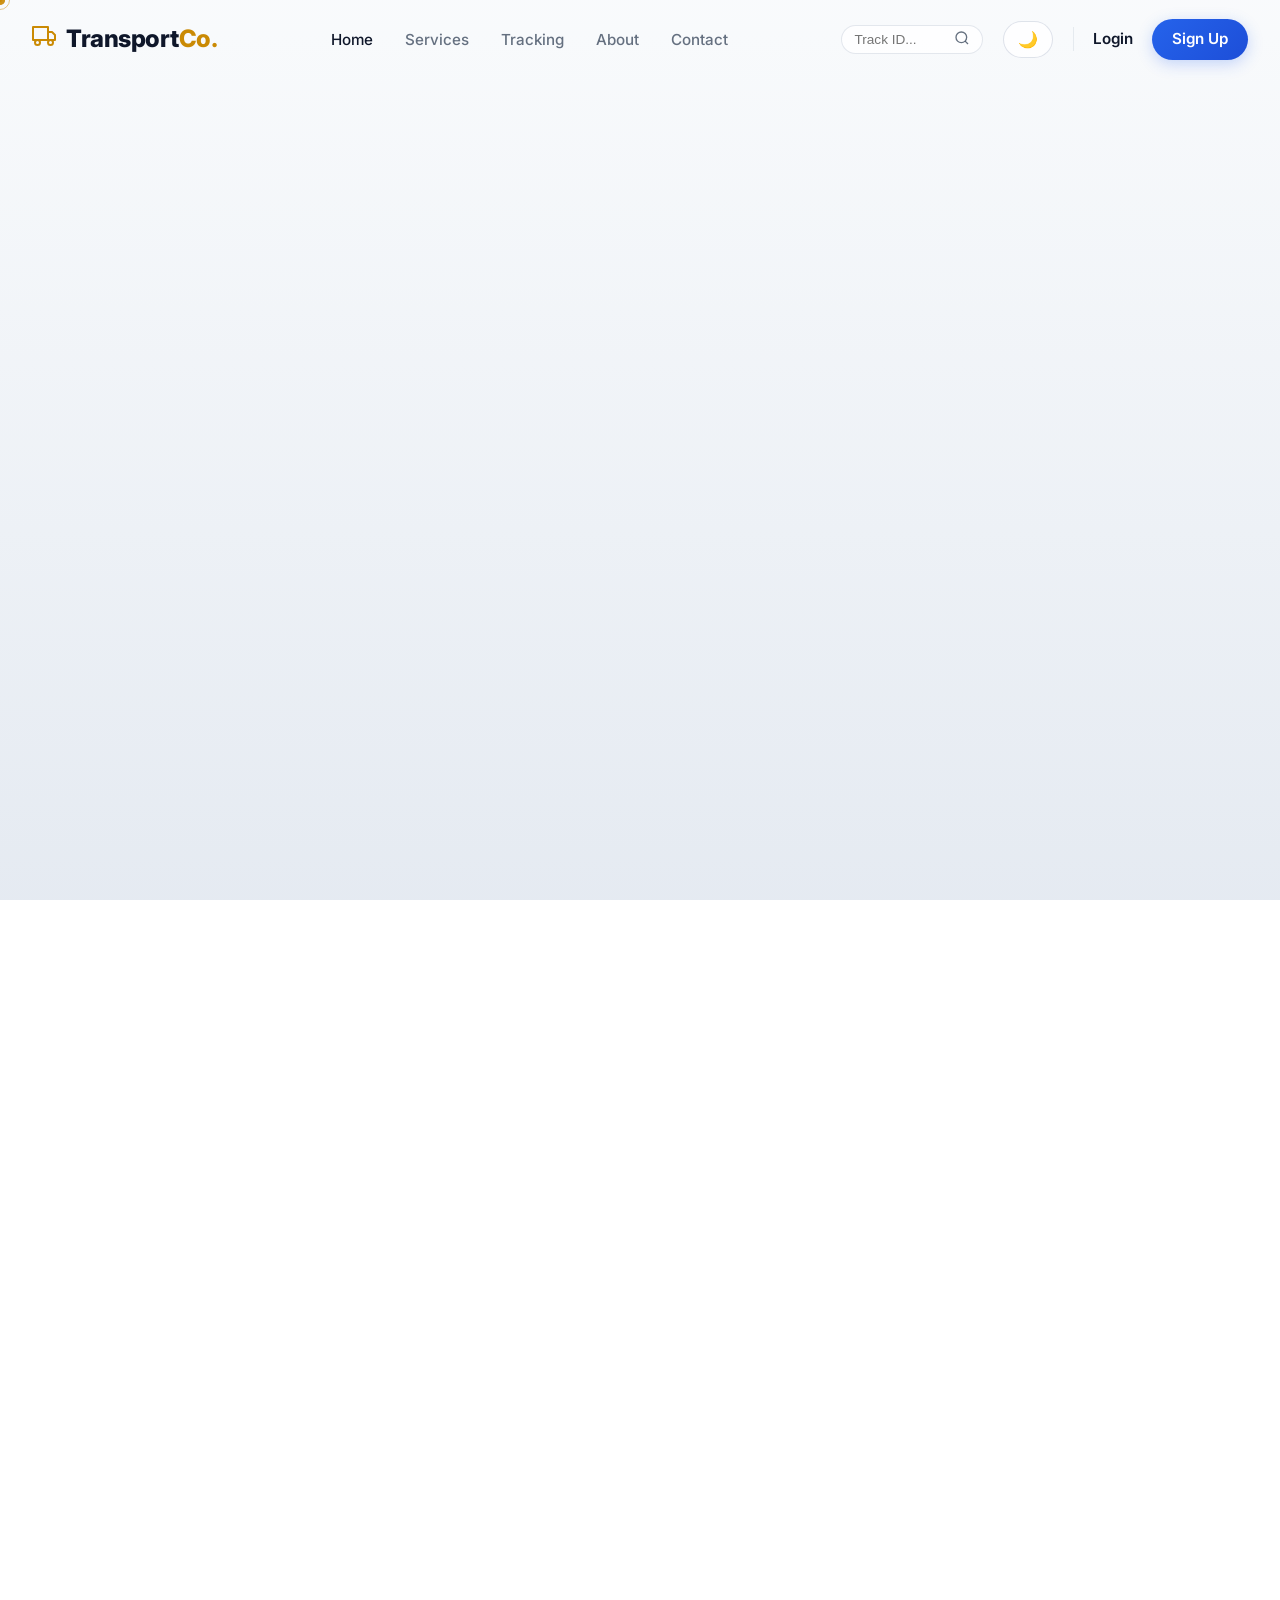
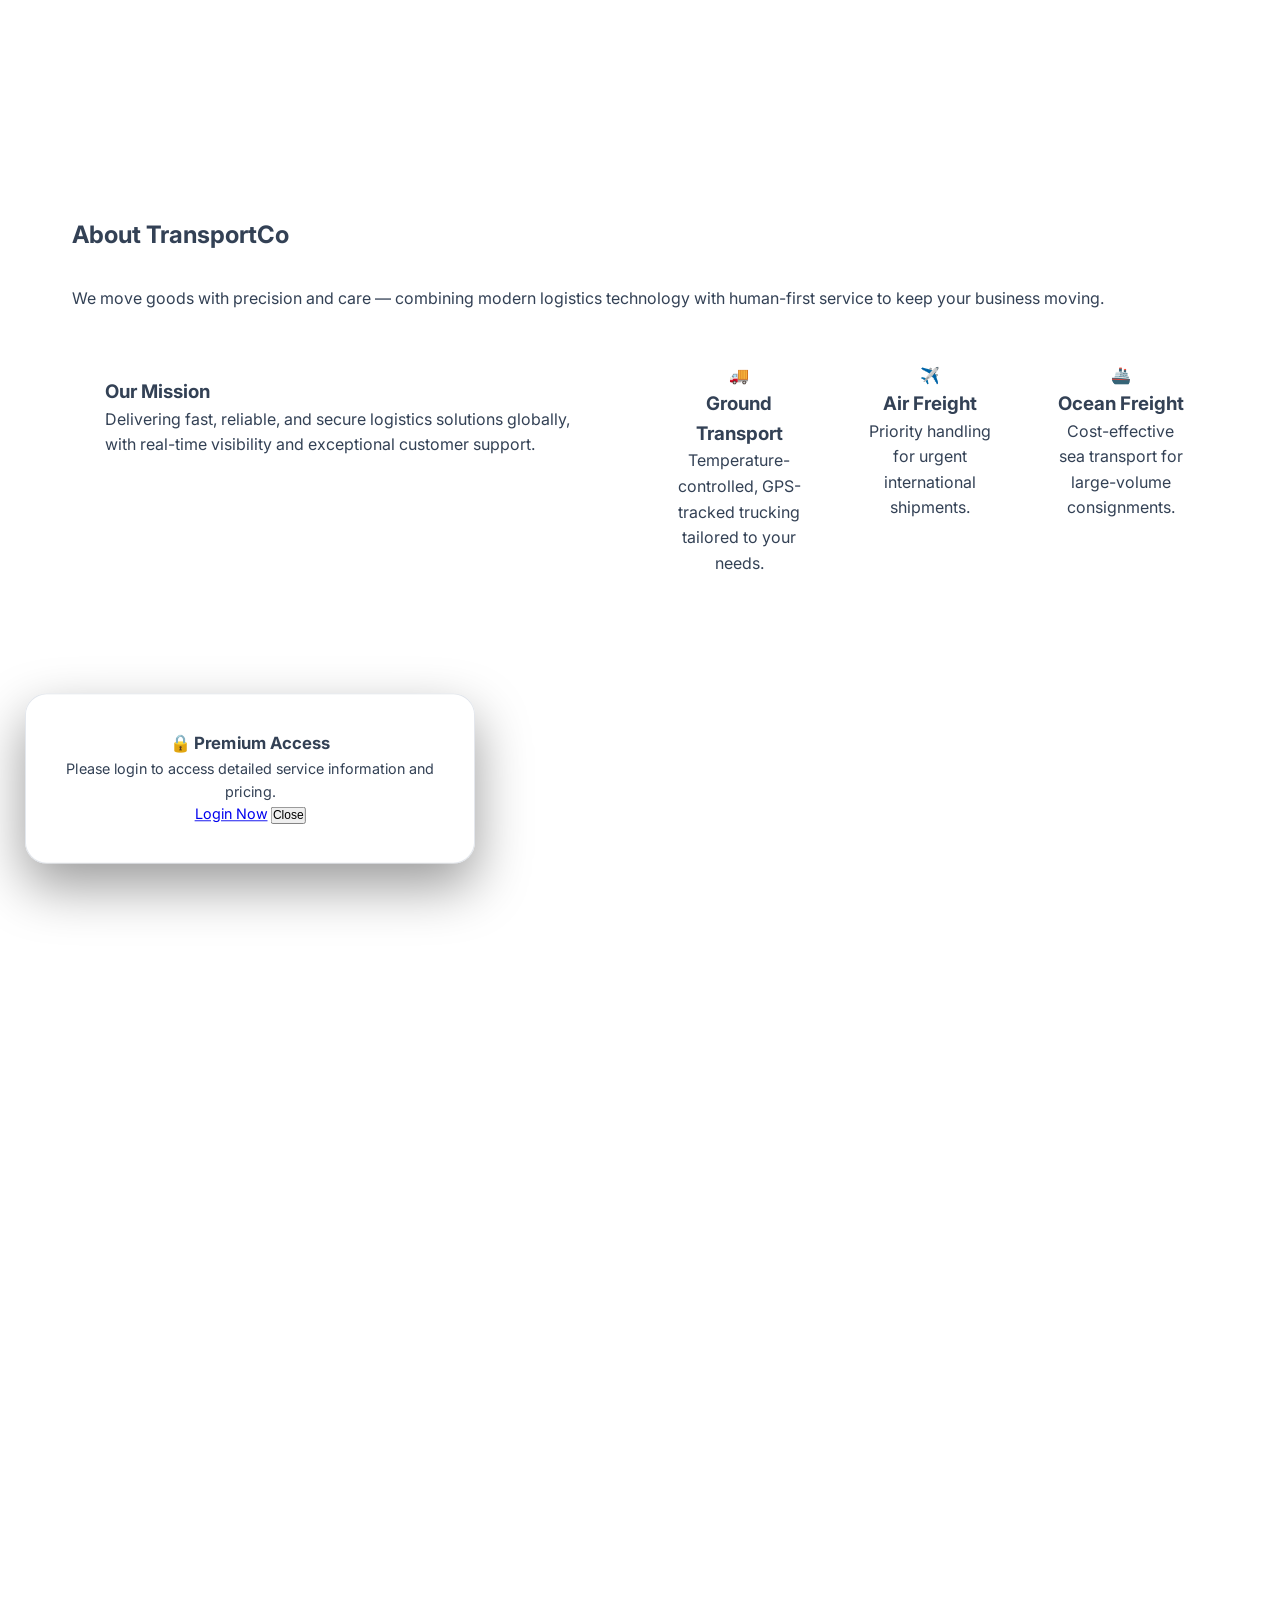
<file: index.html>
<!DOCTYPE html>
<html lang="en">

<head>
  <meta charset="UTF-8">
  <meta name="viewport" content="width=device-width, initial-scale=1.0">
  <meta name="description" content="Transport Co. offers seamless and reliable global shipping solutions.">
  <meta name="keywords" content="Transport, Shipping, Logistics, Cargo, Delivery, Freight">
  <link rel="icon" href="../favicon.png">
  <title>Transport Co. - Your Cargo, Our Priority</title>
  <link rel="preconnect" href="https://fonts.googleapis.com">
  <link rel="preconnect" href="https://fonts.gstatic.com" crossorigin>
  <link href="https://fonts.googleapis.com/css2?family=Inter:wght@100;200;300;400;500;600;700;800;900&display=swap"
    rel="stylesheet">
  <link rel="stylesheet" href="transport.css">
  <script>
    function getStoredTheme(defaultTheme = 'light') {
      try {
        return localStorage.getItem('moovit-theme') || defaultTheme;
      } catch {
        return defaultTheme;
      }
    }

    function setStoredTheme(theme) {
      try {
        localStorage.setItem('moovit-theme', theme);
      } catch {
        // Ignore storage failures gracefully
      }
    }

    document.documentElement.setAttribute('data-theme', getStoredTheme());
  </script>
</head>

<body data-theme="light">
   <div class="cursor"></div>

  <div class="cursor-tail">
    <div class="circle"></div>
    <div class="circle"></div>
    <div class="circle"></div>
    <div class="circle"></div>
    <div class="circle"></div>
  </div>

  <script src="cursor.js"></script>

  <div class="particles" id="particles"></div>

  <header id="main-header" class="modern-header">
    <div class="header-content">
      <a href="#" class="brand-logo">
        <span class="logo-icon"><svg width="24" height="24" viewBox="0 0 24 24" fill="none" stroke="currentColor"
            stroke-width="2" stroke-linecap="round" stroke-linejoin="round">
            <rect x="1" y="3" width="15" height="13"></rect>
            <polygon points="16 8 20 8 23 11 23 16 16 16 16 8"></polygon>
            <circle cx="5.5" cy="18.5" r="2.5"></circle>
            <circle cx="18.5" cy="18.5" r="2.5"></circle>
          </svg></span>
        <span class="logo-text">Transport<span class="highlight">Co.</span></span>
      </a>
      <nav class="desktop-nav">
        <ul class="nav-links">
          <li><a href="index.html" class="nav-link active">Home</a></li>
          <li><a href="services.html" class="nav-link">Services</a></li>
          <li><a href="#" class="nav-link">Tracking</a></li>
          <li><a href="#about" class="nav-link">About</a></li>
          <li><a href="contact.html" class="nav-link">Contact</a></li>
        </ul>
      </nav>
      <div class="header-actions">
        <div class="search-bar-mini">
          <input type="text" placeholder="Track ID...">
          <button><svg width="16" height="16" viewBox="0 0 24 24" fill="none" stroke="currentColor" stroke-width="2">
              <circle cx="11" cy="11" r="8" />
              <line x1="21" y1="21" x2="16.65" y2="16.65" />
            </svg></button>
        </div>
        <button class="theme-toggle" type="button" aria-label="Toggle color theme" aria-pressed="false">
          <span class="theme-toggle-icon" aria-hidden="true">🌙</span>
        </button>
        <div class="auth-divider"></div>
        <a href="#" onclick="openLoginPopup(event)" class="btn-text">Login</a>
        <a href="#" onclick="openSignupPopup(event)" class="btn-header-cta">Sign Up</a>
        <button class="mobile-toggle"><span class="bar"></span><span class="bar"></span><span
            class="bar"></span></button>
      </div>
    </div>
    <div class="mobile-menu" id="mobileMenu">
      <a href="index.html">Home</a><a href="services.html">Services</a><a href="#">Tracking</a><a
        href="contact.html">Contact</a>
      <button class="theme-toggle mobile-theme-toggle" type="button" aria-label="Toggle color theme" aria-pressed="false">
        <span class="theme-toggle-icon" aria-hidden="true">🌙</span>
      </button>
      <div class="mobile-auth"><a href="#" onclick="openLoginPopup(event)">Login</a><a href="#"
          onclick="openSignupPopup(event)">Sign Up</a></div>
    </div>
  </header>

  <main class="hero loading">
    <h2>Your Cargo, Our Priority</h2>
    <p>Seamless and reliable global shipping solutions, tailored for your business. Fast, secure, and always on time.
    </p>
    <div class="hero-actions">
      <a href="#" class="btn-hero" onclick="openSignupPopup(event)">Get Started Today</a>
      <div class="tracking-wrapper">
        <input type="text" placeholder="Enter Tracking ID...">
        <button>Track Parcel</button>
      </div>
    </div>
    <div class="hero-brands">
      <p>Trusted by leading brands</p>
      <div class="brand-logos">
        <span>GlobalCorp</span><span>❖ TransNet</span><span>Apex Logistics</span><span>Horizon Freight</span>
      </div>
    </div>
  </main>

  <section class="services-section loading">
    <h2 class="services-title">Our Premium Services</h2>
    <div class="grid-container">
      <div class="card" onclick="handleServiceClick()">
        <div class="card-content">
          <div class="icon">🚛</div>
          <h2>Ground Transport</h2>
          <p>Reliable trucking services with real-time GPS tracking, temperature-controlled options, and 24/7
            monitoring.</p>
        </div>
      </div>
      <div class="card" onclick="handleServiceClick()">
        <div class="card-content">
          <div class="icon">✈️</div>
          <h2>Air Freight</h2>
          <p>Lightning-fast international shipping with priority handling and expedited customs clearance for urgent
            deliveries.</p>
        </div>
      </div>
      <div class="card" onclick="handleServiceClick()">
        <div class="card-content">
          <div class="icon">🚢</div>
          <h2>Ocean Freight</h2>
          <p>Cost-effective sea transport for large shipments with comprehensive insurance and port-to-port excellence.
          </p>
        </div>
      </div>
      <div class="card" onclick="handleServiceClick()">
        <div class="card-content">
          <div class="icon">📦</div>
          <h2>Warehousing</h2>
          <p>State-of-the-art storage facilities with advanced inventory management and automated distribution systems.
          </p>
        </div>
      </div>
      <div class="card" onclick="handleServiceClick()">
        <div class="card-content">
          <div class="icon">🛡️</div>
          <h2>Secure Logistics</h2>
          <p>High-security transport for valuable goods with GPS monitoring and specialized handling protocols.</p>
        </div>
      </div>
      <div class="card" onclick="handleServiceClick()">
        <div class="card-content">
          <div class="icon">⚡</div>
          <h2>Express Delivery</h2>
          <p>Same-day and next-day delivery services with live tracking and money-back guarantee for time-critical
            shipments.</p>
        </div>
      </div>
    </div>
  </section>

  <!-- ABOUT SUMMARY (embedded for smoother homepage flow) -->
  <section id="about" class="about-section">
    <div class="about-container">
      <h2 class="section-title">About TransportCo</h2>
      <p class="section-subtitle">We move goods with precision and care — combining modern logistics technology with human-first service to keep your business moving.</p>

      <div class="about-grid">
        <div class="mission-card">
          <h3>Our Mission</h3>
          <p>Delivering fast, reliable, and secure logistics solutions globally, with real-time visibility and exceptional customer support.</p>
        </div>

        <div class="features-grid">
          <div class="feature-card">
            <div class="feature-icon">🚚</div>
            <h3>Ground Transport</h3>
            <p>Temperature-controlled, GPS-tracked trucking tailored to your needs.</p>
          </div>
          <div class="feature-card">
            <div class="feature-icon">✈️</div>
            <h3>Air Freight</h3>
            <p>Priority handling for urgent international shipments.</p>
          </div>
          <div class="feature-card">
            <div class="feature-icon">🚢</div>
            <h3>Ocean Freight</h3>
            <p>Cost-effective sea transport for large-volume consignments.</p>
          </div>
        </div>
      </div>
    </div>
  </section>

  <div class="overlay" id="overlay" onclick="closeAllModals()"></div>

  <div class="service-alert" id="serviceAlert">
    <h3>🔒 Premium Access</h3>
    <p>Please login to access detailed service information and pricing.</p>
    <div class="alert-buttons">
      <a href="#" onclick="openLoginPopup(event); closeServiceAlert();" class="alert-btn primary">Login Now</a>
      <button class="alert-btn close" onclick="closeServiceAlert()">Close</button>
    </div>
  </div>

  <!-- LOGIN MODAL -->
  <div class="login-modal" id="loginModal">
    <div class="modal-wrapper">
      <div class="modal-left">
        <div class="modal-brand">
          <svg width="40" height="40" viewBox="0 0 24 24" fill="none" stroke="currentColor" stroke-width="2"
            stroke-linecap="round" stroke-linejoin="round">
            <rect x="1" y="3" width="15" height="13"></rect>
            <polygon points="16 8 20 8 23 11 23 16 16 16 16 8"></polygon>
            <circle cx="5.5" cy="18.5" r="2.5"></circle>
            <circle cx="18.5" cy="18.5" r="2.5"></circle>
          </svg>
          <h3>Welcome Back!</h3>
          <p>Access your dashboard and manage your shipments with ease.</p>
        </div>
      </div>
      <div class="modal-right">
        <button class="close-btn" onclick="closeAllModals()">&times;</button>
        <h2>Login</h2>
        <form id="login-form-popup" class="form-group">
          <div class="input-group">
            <svg class="input-icon" width="20" height="20" viewBox="0 0 24 24" fill="none" stroke="currentColor"
              stroke-width="2">
              <path d="M4 4h16c1.1 0 2 .9 2 2v12c0 1.1-.9 2-2 2H4c-1.1 0-2-.9-2-2V6c0-1.1.9-2 2-2z"></path>
              <polyline points="22,6 12,13 2,6"></polyline>
            </svg>
            <input type="email" id="popup-email" name="email" required placeholder="Email Address">
          </div>
          <div class="input-group" style="margin-top:1rem;">
            <svg class="input-icon" width="20" height="20" viewBox="0 0 24 24" fill="none" stroke="currentColor"
              stroke-width="2">
              <rect x="3" y="11" width="18" height="11" rx="2" ry="2"></rect>
              <path d="M7 11V7a5 5 0 0 1 10 0v4"></path>
            </svg>
            <input type="password" id="popup-password" name="password" required placeholder="Password">
          </div>
          <div id="popup-error-msg" class="error-message"></div>
          <button type="submit" class="login-submit-btn" style="margin-top:1.5rem;">Login</button>
        </form>
        <p style="text-align:center; color:#94a3b8; font-size:0.9rem; margin-top: 1rem;">
          New here? <a href="#" onclick="openSignupPopup(event); closeLoginPopup();"
            style="color:#2563eb; font-weight:600;">Create Account</a>
        </p>
        <p style="text-align:center; margin-top:0.5rem;">
          <a href="#" onclick="closeLoginPopup(); openAdminPopup();"
            style="color:#64748b; font-size:0.85rem; text-decoration:none;">Admin Access</a>
        </p>
      </div>
    </div>
  </div>

  <!-- SIGNUP MODAL -->
  <div class="signup-modal" id="signupModal">
    <div class="modal-wrapper">
      <div class="modal-left signup-bg">
        <div class="modal-brand">
          <svg width="40" height="40" viewBox="0 0 24 24" fill="none" stroke="currentColor" stroke-width="2"
            stroke-linecap="round" stroke-linejoin="round">
            <path d="M17 21v-2a4 4 0 0 0-4-4H5a4 4 0 0 0-4 4v2"></path>
            <circle cx="9" cy="7" r="4"></circle>
            <path d="M23 21v-2a4 4 0 0 0-3-3.87"></path>
            <path d="M16 3.13a4 4 0 0 1 0 7.75"></path>
          </svg>
          <h3>Join the Network</h3>
          <p>Create an account to start tracking and shipping globally.</p>
        </div>
      </div>
      <div class="modal-right">
        <button class="close-btn" onclick="closeAllModals()">&times;</button>
        <h2>Sign Up</h2>
        <form id="signup-form-popup" class="form-group">
          <div class="input-group">
            <svg class="input-icon" width="20" height="20" viewBox="0 0 24 24" fill="none" stroke="currentColor"
              stroke-width="2">
              <path d="M20 21v-2a4 4 0 0 0-4-4H8a4 4 0 0 0-4 4v2"></path>
              <circle cx="12" cy="7" r="4"></circle>
            </svg>
            <input type="text" id="signup-name" name="name" placeholder="Full Name" required>
          </div>
          <div class="input-group" style="margin-top:1rem;">
            <svg class="input-icon" width="20" height="20" viewBox="0 0 24 24" fill="none" stroke="currentColor"
              stroke-width="2">
              <path d="M4 4h16c1.1 0 2 .9 2 2v12c0 1.1-.9 2-2 2H4c-1.1 0-2-.9-2-2V6c0-1.1.9-2 2-2z"></path>
              <polyline points="22,6 12,13 2,6"></polyline>
            </svg>
            <input type="email" id="signup-email" name="email" placeholder="Email Address" required>
          </div>
          <div class="input-group" style="margin-top:1rem;">
            <svg class="input-icon" width="20" height="20" viewBox="0 0 24 24" fill="none" stroke="currentColor"
              stroke-width="2">
              <rect x="3" y="11" width="18" height="11" rx="2" ry="2"></rect>
              <path d="M7 11V7a5 5 0 0 1 10 0v4"></path>
            </svg>
            <input type="password" id="signup-password" name="password" placeholder="Create Password" required>
          </div>
          <div class="input-group" style="margin-top:1rem;">
            <svg class="input-icon" width="20" height="20" viewBox="0 0 24 24" fill="none" stroke="currentColor"
              stroke-width="2">
              <rect x="3" y="11" width="18" height="11" rx="2" ry="2"></rect>
              <path d="M7 11V7a5 5 0 0 1 10 0v4"></path>
              <path d="M12 15v2"></path>
            </svg>
            <input type="password" id="signup-confirm-password" name="confirmPassword" placeholder="Confirm Password"
              required>
          </div>
          <div class="checkbox-group">
            <label class="checkbox-label">
              <input type="checkbox" id="terms-checkbox" name="agreeTerms" required>
              I agree to the <a href="#">Terms and Conditions</a>
            </label>
          </div>
          <div id="signup-error-msg" class="error-message"></div>
          <button type="submit" class="signup-submit-btn" style="margin-top:1rem;">Create Account</button>
        </form>
        <p style="text-align:center; color:#94a3b8; font-size:0.9rem; margin-top: 1rem;">
          Already have an account? <a href="#" onclick="openLoginPopup();"
            style="color:#2563eb; font-weight:600;">Login</a>
        </p>
      </div>
    </div>
  </div>

  <!-- ADMIN MODAL -->
  <div class="admin-modal" id="adminModal">
    <div class="admin-container-popup">
      <button class="close-btn" onclick="closeAllModals()">&times;</button>
      <div class="admin-badge">Admin Access</div>
      <h2 style="color:white; margin-bottom:1.5rem; margin-top:0;">Control Panel</h2>
      <form id="admin-form-popup" class="form-group">
        <div class="input-group">
          <svg class="input-icon" width="20" height="20" viewBox="0 0 24 24" fill="none" stroke="currentColor"
            stroke-width="2">
            <path d="M20 21v-2a4 4 0 0 0-4-4H8a4 4 0 0 0-4 4v2"></path>
            <circle cx="12" cy="7" r="4"></circle>
          </svg>
          <input type="text" id="admin-id" name="adminId" placeholder="Admin Username" required>
        </div>
        <div class="input-group" style="margin-top:1rem;">
          <svg class="input-icon" width="20" height="20" viewBox="0 0 24 24" fill="none" stroke="currentColor"
            stroke-width="2">
            <rect x="3" y="11" width="18" height="11" rx="2" ry="2"></rect>
            <path d="M7 11V7a5 5 0 0 1 10 0v4"></path>
          </svg>
          <input type="password" id="admin-password" name="adminPassword" placeholder="Secure Password" required>
        </div>
        <div id="admin-error-msg" class="error-message"></div>
        <button type="submit" class="admin-submit-btn" style="margin-top:1.5rem;">Access Dashboard</button>
        <div class="security-note">
          <span>🔒</span> <strong>Security Notice:</strong> Admin access is logged and monitored.
        </div>
      </form>
    </div>
  </div>

  <footer class="loading">
    <div class="footer-container">
      <div class="footer-about">
        <h3>Transport Co.</h3>
        <p>Your trusted logistics partner — ensuring safe, fast, and reliable delivery every time with innovative
          solutions and unmatched customer service excellence across the globe.</p>
      </div>

      <div class="footer-links">
        <h4><svg xmlns="http://www.w3.org/2000/svg" width="24" height="24" viewBox="0 0 24 24" fill="none"
            stroke="currentColor" stroke-width="2" stroke-linecap="round" stroke-linejoin="round">
            <path d="m13 17-5-5 5-5" />
            <path d="m6 17-5-5 5-5" />
          </svg>Quick Links</h4>
        <ul>
          <li><a href="index.html">Home</a></li>
          <li><a href="about.html">About Us</a></li>
          <li><a href="services.html">Services</a></li>
          <li><a href="contact.html">Contact</a></li>
          <li><a href="feedback.html">Feedback</a></li>
        </ul>
      </div>

      <div class="footer-contact">
        <h4><svg xmlns="http://www.w3.org/2000/svg" width="24" height="24" viewBox="0 0 24 24" fill="none"
            stroke="currentColor" stroke-width="2" stroke-linecap="round" stroke-linejoin="round">
            <path
              d="M22 16.92v3a2 2 0 0 1-2.18 2 19.79 19.79 0 0 1-8.63-3.07 19.5 19.5 0 0 1-6-6 19.79 19.79 0 0 1-3.07-8.67A2 2 0 0 1 4.11 2h3a2 2 0 0 1 2 1.72 12.84 12.84 0 0 0 .7 2.81 2 2 0 0 1-.45 2.11L8.09 9.91a16 16 0 0 0 6 6l1.27-1.27a2 2 0 0 1 2.11-.45 12.84 12.84 0 0 0 2.81.7A2 2 0 0 1 22 16.92z" />
          </svg>Contact Us</h4>
        <p>Email: <a href="mailto:shubhangi.23bai11165@vitbhopal.ac.in">shubhangi.23bai11165@vitbhopal.ac.in</a></p>
        <p>Phone: +91 98765 XXXXX</p>
        <p>Address: VIT Bhopal, Madhya Pradesh, India</p>
      </div>

      <div class="footer-social">
        <h4><svg xmlns="http://www.w3.org/2000/svg" width="24" height="24" viewBox="0 0 24 24" fill="none"
            stroke="currentColor" stroke-width="2" stroke-linecap="round" stroke-linejoin="round">
            <path d="M16 8a6 6 0 0 1 6 6v7h-4v-7a2 2 0 0 0-2-2 2 2 0 0 0-2 2v7h-4v-7a6 6 0 0 1 6-6z" />
            <rect width="4" height="12" x="2" y="9" />
            <circle cx="4" cy="4" r="2" />
          </svg>Follow Us</h4>
        <div class="social-icons">
          <a href="https://github.com/ShubhangiRoy12" target="_blank" rel="noopener noreferrer" aria-label="GitHub"><svg
              xmlns="http://www.w3.org/2000/svg" width="24" height="24" viewBox="0 0 24 24" fill="none"
              stroke="currentColor" stroke-width="2" stroke-linecap="round" stroke-linejoin="round">
              <path
                d="M15 22v-4a4.8 4.8 0 0 0-1-3.5c3 0 6-2 6-5.5.08-1.25-.27-2.48-1-3.5.28-1.15.28-2.35 0-3.5 0 0-1 0-3 1.5-2.64-.5-5.36-.5-8 0C6 2 5 2 5 2c-.3 1.15-.3 2.35 0 3.5A5.403 5.403 0 0 0 4 9c0 3.5 3 5.5 6 5.5-.39.49-.68 1.05-.85 1.65-.17.6-.22 1.23-.15 1.85v4" />
            </svg></a>
          <a href="https://leetcode.com/u/Shubhangi12/" target="_blank" rel="noopener noreferrer"
            aria-label="LeetCode"><svg xmlns="http://www.w3.org/2000/svg" width="24" height="24" viewBox="0 0 24 24"
              fill="currentColor">
              <path
                d="M13.483 0a1.374 1.374 0 0 0-1.374 1.374v10.852h-2.826v-2.826a1.374 1.374 0 0 0-2.748 0v2.826H4.009v-5.54a1.374 1.374 0 0 0-2.748 0v5.54a1.374 1.374 0 0 0 1.374 1.374h2.826v2.826a1.374 1.374 0 0 0 2.748 0v-2.826h2.526v2.719a1.374 1.374 0 0 0 2.748 0v-2.719h2.826a1.374 1.374 0 0 0 1.374-1.374V1.374A1.374 1.374 0 0 0 13.483 0zm-2.826 14.944H8.13v-2.826h2.527v2.826zm0-4.2h-2.527v-2.826h2.527v2.826z" />
            </svg></a>
          <a href="https://www.linkedin.com/in/shubhangi-roy-762a3427a/" target="_blank" rel="noopener noreferrer"
            aria-label="LinkedIn"><svg xmlns="http://www.w3.org/2000/svg" width="24" height="24" viewBox="0 0 24 24"
              fill="none" stroke="currentColor" stroke-width="2" stroke-linecap="round" stroke-linejoin="round">
              <path d="M16 8a6 6 0 0 1 6 6v7h-4v-7a2 2 0 0 0-2-2 2 2 0 0 0-2 2v7h-4v-7a6 6 0 0 1 6-6z" />
              <rect width="4" height="12" x="2" y="9" />
              <circle cx="4" cy="4" r="2" />
            </svg></a>
        </div>
        <p style="margin-top: 1rem; color: rgba(255, 255, 255, 0.7);">Connect with us for updates and exclusive offers!
        </p>
      </div>

      <div class="footer-newsletter">
        <h4><svg xmlns="http://www.w3.org/2000/svg" width="24" height="24" viewBox="0 0 24 24" fill="none"
            stroke="currentColor" stroke-width="2" stroke-linecap="round" stroke-linejoin="round">
            <path d="M22 12h-6l-2 3h-4l-2-3H2" />
            <path
              d="M5.45 5.11 2 12v6a2 2 0 0 0 2 2h16a2 2 0 0 0 2-2v-6l-3.45-6.89A2 2 0 0 0 16.76 4H7.24a2 2 0 0 0-1.79 1.11z" />
          </svg>Newsletter</h4>
        <p>Join our mailing list to get exclusive updates, special offers, and insights into the logistics world
          delivered
          straight to your inbox.</p>
        <form class="newsletter-form">
          <input type="email" placeholder="Enter your email" required>
          <button type="submit">Subscribe <svg xmlns="http://www.w3.org/2000/svg" width="16" height="16"
              viewBox="0 0 24 24" fill="none" stroke="currentColor" stroke-width="2.5" stroke-linecap="round"
              stroke-linejoin="round">
              <line x1="5" y1="12" x2="19" y2="12" />
              <polyline points="12 5 19 12 12 19" />
            </svg></button>
        </form>
      </div>
    </div>
    <!-- Legal Section -->
    <div class="footer-legal">
      <a href="privacy.html">Privacy</a>
      <span>|</span>
      <a href="terms.html">Terms</a>
      <span>|</span>
      <a href="cookie.html">Cookie</a>
    </div>
    <div class="footer-bottom">
      <p>&copy; 2025 Transport Co. | All Rights Reserved. | Designed with ❤️ for Excellence</p>
    </div>
  </footer>

  <button id="scrollToTopBtn" title="Scroll to Top">&#8679;</button>
  <script>
    const root = document.documentElement;
    const body = document.body;
    const themeButtons = document.querySelectorAll('.theme-toggle');
    const prefersReducedMotion = window.matchMedia('(prefers-reduced-motion: reduce)').matches;

    function applyTheme(theme) {
      root.setAttribute('data-theme', theme);
      body.setAttribute('data-theme', theme);
      setStoredTheme(theme);

      themeButtons.forEach(button => {
        const icon = button.querySelector('.theme-toggle-icon');
        const darkMode = theme === 'dark';

        button.setAttribute('aria-pressed', String(darkMode));
        if (icon) icon.textContent = darkMode ? '☀️' : '🌙';
      });
    }

    applyTheme(root.getAttribute('data-theme') || 'light');
    themeButtons.forEach(button => {
      button.addEventListener('click', () => {
        const nextTheme = (root.getAttribute('data-theme') || 'light') === 'light' ? 'dark' : 'light';
        applyTheme(nextTheme);
      });
    });

    // --- Mouse Spotlight Logic ---
    document.querySelectorAll('.card').forEach(card => {
      card.onmousemove = e => {
        const rect = card.getBoundingClientRect();
        const x = e.clientX - rect.left;
        const y = e.clientY - rect.top;
        card.style.setProperty('--mouse-x', `${x}px`);
        card.style.setProperty('--mouse-y', `${y}px`);
      }
    });

    // --- Cursor & Particles ---
    //deleted
    // Particles
    const particles = document.getElementById('particles');
    if (!prefersReducedMotion && particles) {
      for (let i = 0; i < 40; i++) {
        let p = document.createElement('div');
        p.className = 'particle';
        p.style.left = Math.random() * 100 + '%';
        p.style.top = Math.random() * 100 + '%';
        p.style.animationDelay = Math.random() * 5 + 's';
        p.style.animationDuration = (Math.random() * 10 + 10) + 's';
        particles.appendChild(p);
      }
    }

    // Header Scroll
    window.addEventListener('scroll', () => {
      const header = document.getElementById('main-header');
      if (window.scrollY > 50) header.classList.add('scrolled');
      else header.classList.remove('scrolled');
    });

    // Mobile Menu
    const toggle = document.querySelector('.mobile-toggle');
    const menu = document.querySelector('.mobile-menu');
    toggle.addEventListener('click', () => {
      menu.classList.toggle('active');
      document.body.style.overflow = menu.classList.contains('active') ? 'hidden' : 'auto';
    });

    // --- Modal Logic ---
    function closeAllModals() {
      document.getElementById('overlay').classList.remove('active');
      document.querySelectorAll('.service-alert, .login-modal, .signup-modal, .admin-modal').forEach(el => el.classList.remove('active'));
      document.body.style.overflow = 'auto';
    }
    function handleServiceClick() {
      document.getElementById('overlay').classList.add('active');
      document.getElementById('serviceAlert').classList.add('active');
      document.body.style.overflow = 'hidden';
    }
    function closeServiceAlert() { closeAllModals(); }

    function openLoginPopup(event) {
      if (event) event.preventDefault();

  closeAllModals();

  document.getElementById('overlay').classList.add('active');
  document.getElementById('loginModal').classList.add('active');

  document.body.style.overflow = 'hidden';
    }
    function closeLoginPopup() { closeAllModals(); }

    function openSignupPopup(event) {
      if (event) event.preventDefault();
      closeAllModals();
      document.getElementById('overlay').classList.add('active');
      document.getElementById('signupModal').classList.add('active');
      document.body.style.overflow = 'hidden';
    }

    function openAdminPopup(event) {
      if (event) event.preventDefault();
      closeAllModals();
      document.getElementById('overlay').classList.add('active');
      document.getElementById('adminModal').classList.add('active');
      document.body.style.overflow = 'hidden';
    }

    // --- Backend Form Handling ---
    document.addEventListener('keydown', (e) => {
  if (e.key === 'Escape') {
    closeAllModals();
  }
});

    // Login Validation
    const loginForm = document.getElementById('login-form-popup');
    if (loginForm) {
      loginForm.addEventListener('submit', function (e) {
        e.preventDefault();
        const email = document.getElementById('popup-email').value.trim();
        const password = document.getElementById('popup-password').value;
        const errorMsg = document.getElementById('popup-error-msg');
        errorMsg.textContent = '';

        const emailPattern = /^[^\s@]+@[^\s@]+\.[^\s@]+$/;
        if (!emailPattern.test(email)) {
          errorMsg.textContent = 'Please enter a valid email address.';
          return;
        }

        // Simulating submission
        const submitBtn = this.querySelector('.login-submit-btn');
        submitBtn.textContent = 'Logging in...';
        submitBtn.disabled = true;
        setTimeout(() => { window.location.href = '#'; }, 1000);
      });
    }

    // Signup Validation
    const signupForm = document.getElementById('signup-form-popup');
    if (signupForm) {
      signupForm.addEventListener('submit', function (e) {
        e.preventDefault();
        const name = document.getElementById('signup-name').value.trim();
        const email = document.getElementById('signup-email').value.trim();
        const password = document.getElementById('signup-password').value;
        const confirmPassword = document.getElementById('signup-confirm-password').value;
        const agreeTerms = document.getElementById('terms-checkbox').checked;
        const errorMsg = document.getElementById('signup-error-msg');
        errorMsg.textContent = '';

        if (!agreeTerms) {
          errorMsg.textContent = 'Please agree to the Terms.';
          return;
        }
        if (password !== confirmPassword) {
          errorMsg.textContent = 'Passwords do not match.';
          return;
        }

        const submitBtn = this.querySelector('.signup-submit-btn');
        submitBtn.textContent = 'Creating Account...';
        submitBtn.disabled = true;
        setTimeout(() => {
          closeAllModals();
          openLoginPopup();
          document.getElementById('popup-error-msg').style.color = '#10b981';
          document.getElementById('popup-error-msg').textContent = 'Account created!';
        }, 1500);
      });
    }

    // Admin Validation
    const adminForm = document.getElementById('admin-form-popup');
    if (adminForm) {
      adminForm.addEventListener('submit', function (e) {
        e.preventDefault();
        const adminId = document.getElementById('admin-id').value.trim();
        const password = document.getElementById('admin-password').value;
        const errorMsg = document.getElementById('admin-error-msg');

        if (adminId === 'admin' && password === 'transport2024') {
          const submitBtn = this.querySelector('.admin-submit-btn');
          submitBtn.textContent = 'Accessing...';
          submitBtn.disabled = true;
          setTimeout(() => { alert('Access Granted'); closeAllModals(); }, 1000);
        } else {
          errorMsg.textContent = 'Invalid Admin credentials.';
        }
      });
    }

    // Loading
    window.addEventListener('load', () => {
      document.querySelectorAll('.loading').forEach((el, i) => {
        setTimeout(() => el.classList.add('loaded'), i * 200);
      });
    });
    window.onscroll = function () {
      const btn = document.getElementById("scrollToTopBtn");
      if (window.scrollY > 300) {
        btn.style.display = "block";
      } else {
        btn.style.display = "none";
      }
    };

    document.getElementById("scrollToTopBtn").onclick = function () {
      window.scrollTo({ top: 0, behavior: "smooth" });
    };
  </script>

  <script>
    window.closeAllModals = function () {
      const overlay = document.getElementById('overlay');
      if (overlay) {
        overlay.classList.remove('active');
      }

      document.querySelectorAll('.service-alert, .login-modal, .signup-modal, .admin-modal').forEach((el) => {
        el.classList.remove('active');
      });

      document.body.style.overflow = 'auto';
    };

    window.openModal = function (modalId) {
      window.closeAllModals();

      const overlay = document.getElementById('overlay');
      const modal = document.getElementById(modalId);

      if (overlay) {
        overlay.classList.add('active');
      }

      if (modal) {
        modal.classList.add('active');
      }

      document.body.style.overflow = 'hidden';
    };

    window.handleServiceClick = function () {
      window.closeAllModals();
      const overlay = document.getElementById('overlay');
      const serviceAlert = document.getElementById('serviceAlert');

      if (overlay) {
        overlay.classList.add('active');
      }

      if (serviceAlert) {
        serviceAlert.classList.add('active');
      }

      document.body.style.overflow = 'hidden';
    };

    window.closeServiceAlert = function () {
      window.closeAllModals();
    };

    window.openLoginPopup = function () {
      window.openModal('loginModal');
    };

    window.closeLoginPopup = function () {
      window.closeAllModals();
    };

    window.closeSignupPopup = function () {
      window.closeAllModals();
    };

    window.openSignupPopup = function () {
      window.openModal('signupModal');
    };

    window.openAdminPopup = function () {
      window.openModal('adminModal');
    };
  </script>
</body>

</html>
</file>
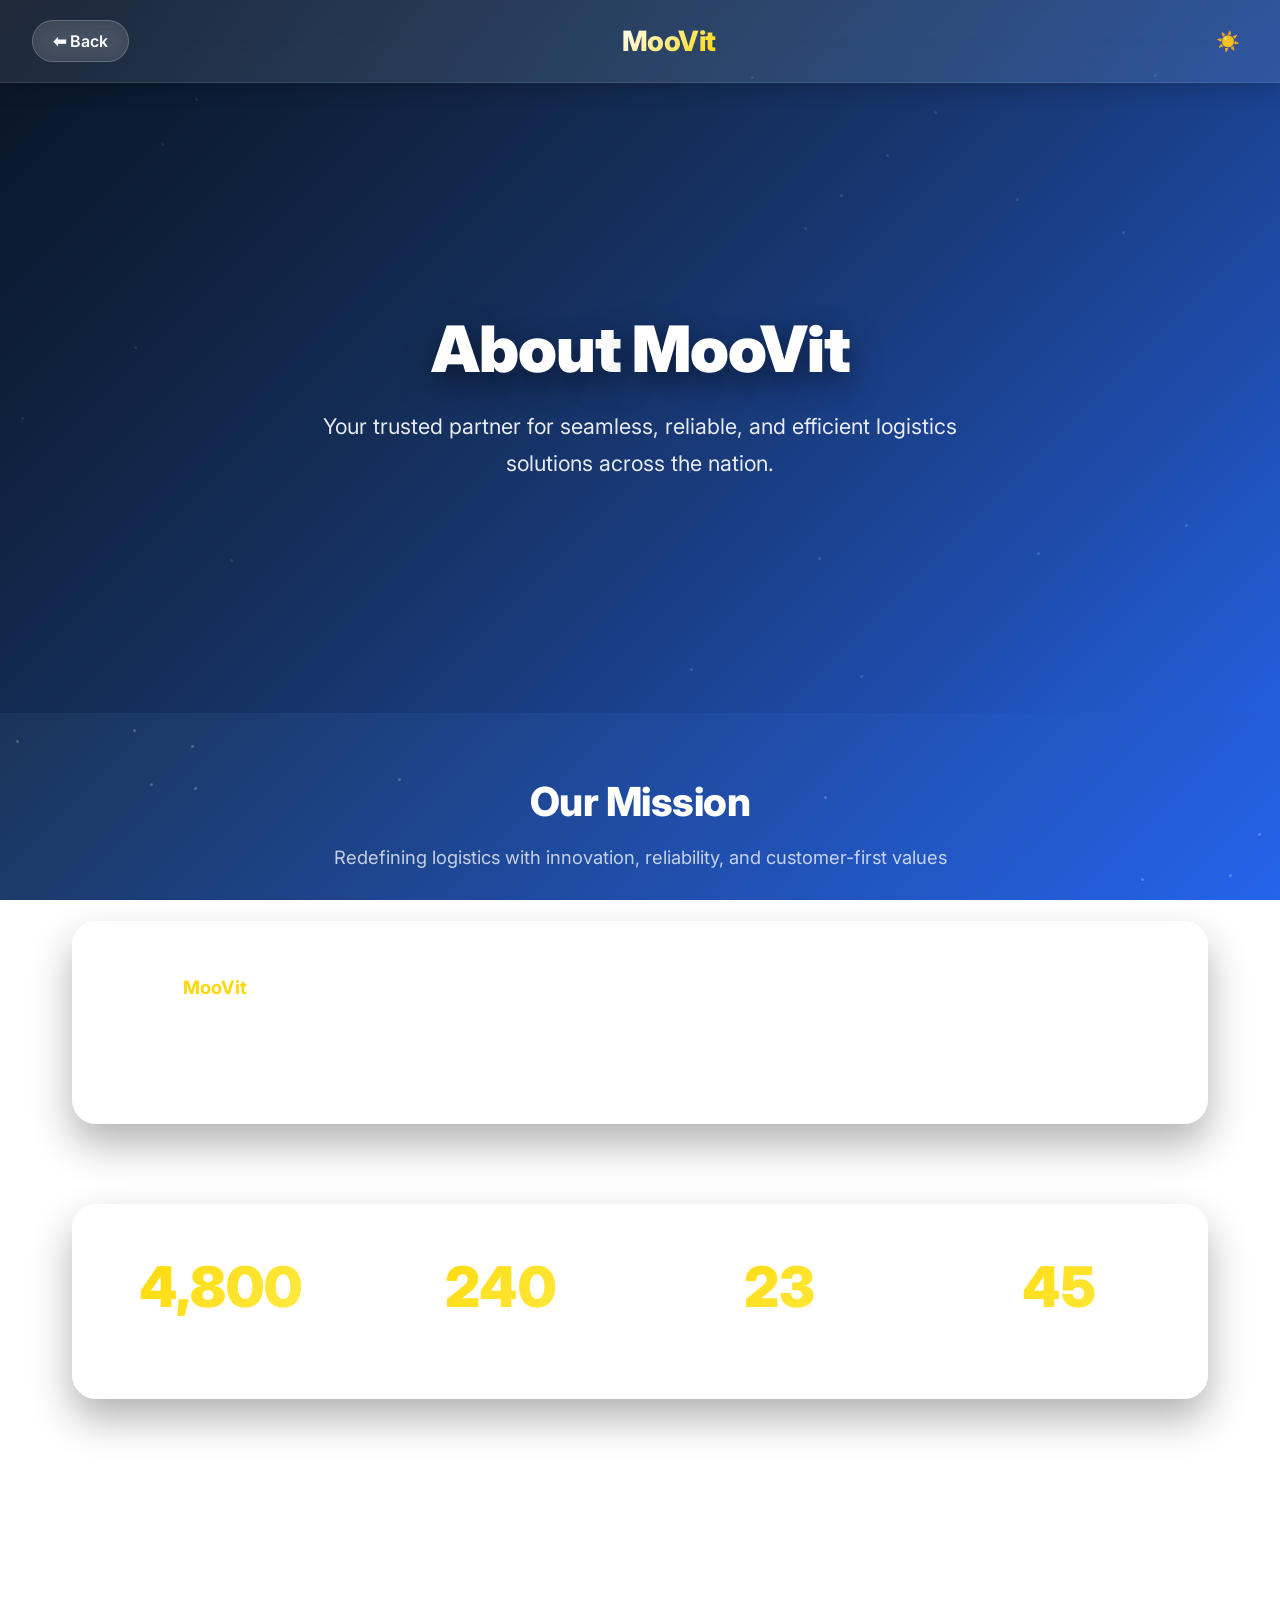
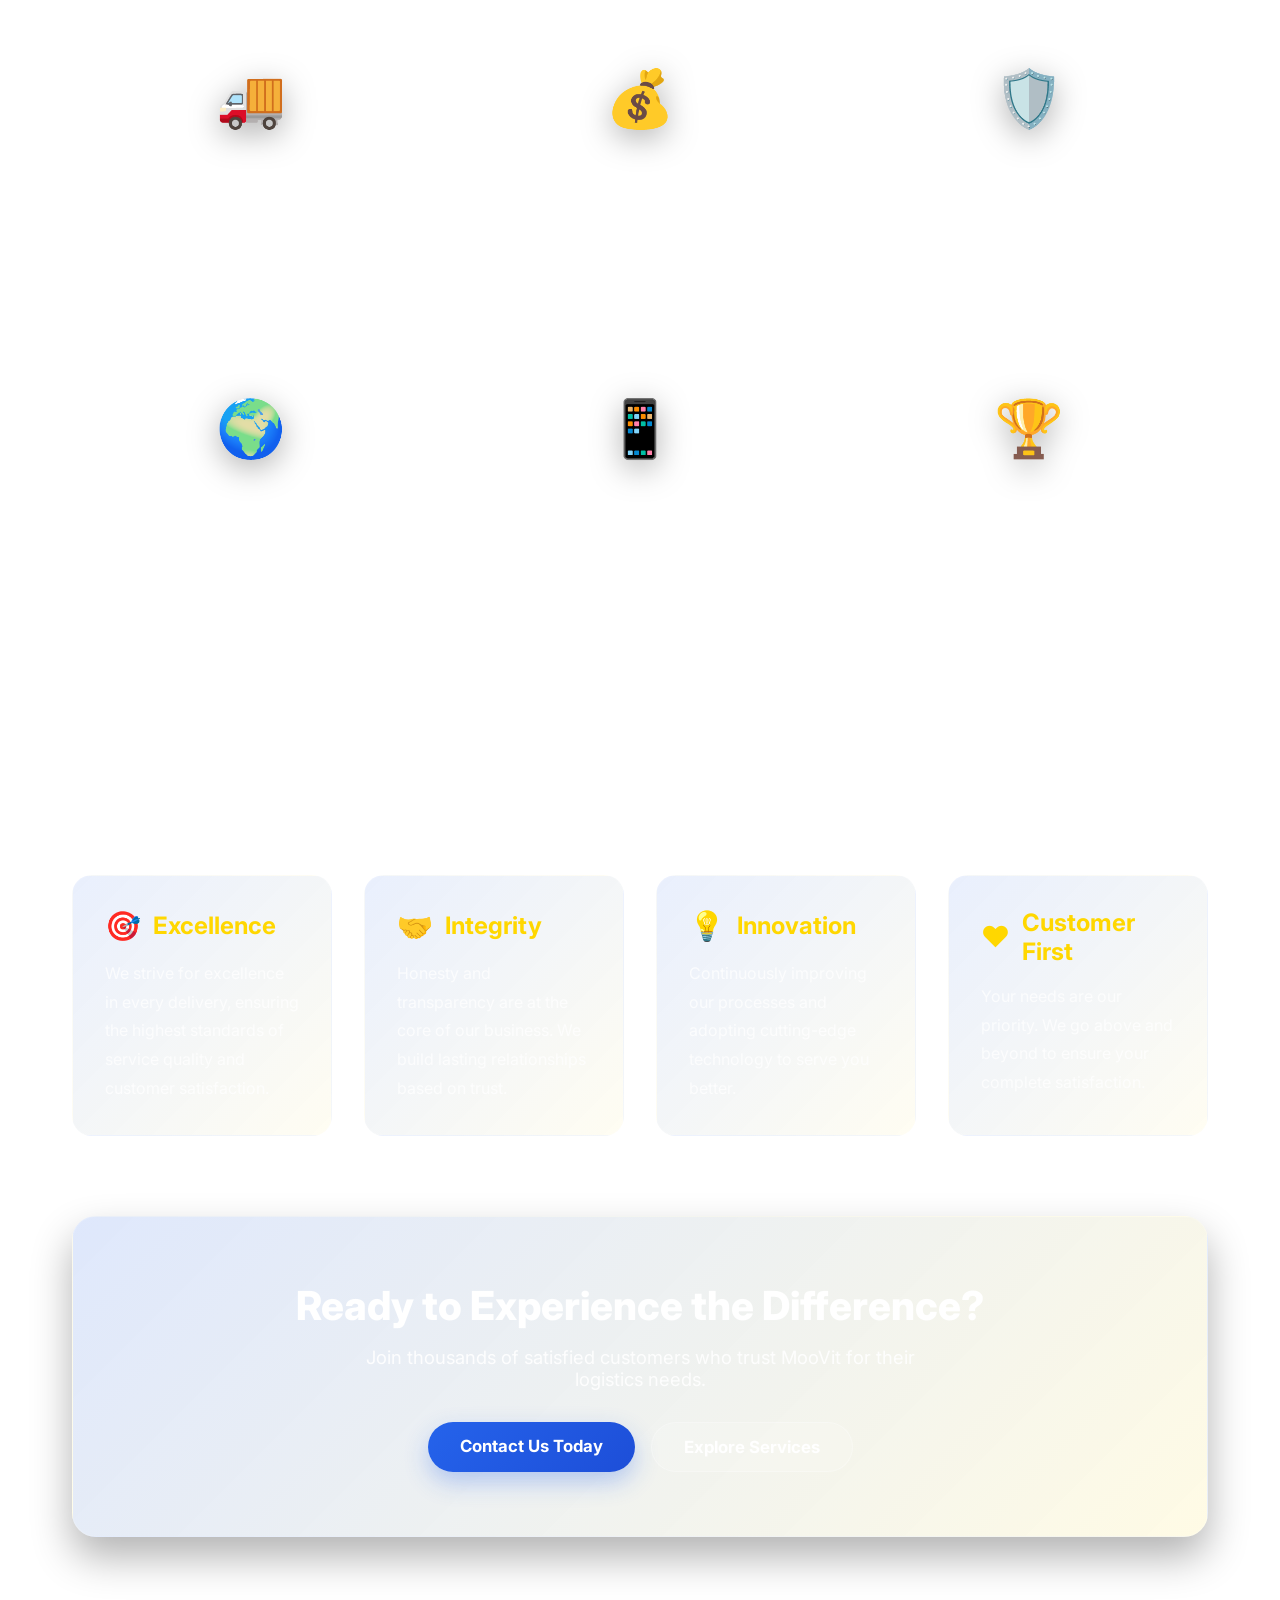
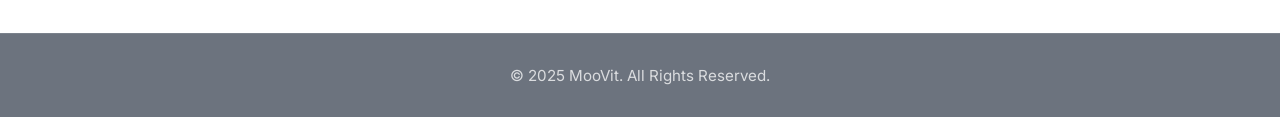
<file: about.html>
<!DOCTYPE html>
<html lang="en" data-theme="dark">
<head>
  <meta charset="UTF-8">
  <meta name="viewport" content="width=device-width, initial-scale=1.0">
  <link rel="icon" href="favicon.png">
  <title>About Us - MooVit</title>
  <style>
    @import url('https://fonts.googleapis.com/css2?family=Inter:wght@300;400;500;600;700;800;900&display=swap');
    
    :root {
      --bg-dark-1: #0a1628;
      --bg-dark-2: #1a365d;
      --primary: #2563eb;
      --primary-700: #1d4ed8;
      --accent: #ffd700;
      --accent-dark: #b8860b;
      --text-white: #ffffff;
      --text-muted: rgba(255,255,255,0.9);
      --text-soft: rgba(255,255,255,0.75);
      --glass: rgba(255,255,255,0.08);
      --bg-gradient: linear-gradient(135deg, var(--bg-dark-1) 0%, var(--bg-dark-2) 35%, var(--primary) 100%);
      --header-bg: var(--glass);
      --text-color: var(--text-white);
    }

    [data-theme="light"] {
      --bg-gradient: linear-gradient(135deg, #f0f9ff 0%, #e0f2fe 35%, #bae6fd 100%);
      --header-bg: rgba(255, 255, 255, 0.95);
      --text-color: #1e293b;
      --text-muted: rgba(30, 41, 59, 0.9);
      --text-soft: rgba(30, 41, 59, 0.75);
      --glass: rgba(0, 0, 0, 0.08);
      --bg-dark-1: #f0f9ff;
      --bg-dark-2: #e0f2fe;
      --primary: #3b82f6;
      --primary-700: #2563eb;
      --accent: #f59e0b;
      --accent-dark: #d97706;
      --text-white: #1a1a1a;
    }

    * {
      margin: 0;
      padding: 0;
      box-sizing: border-box;
    }

    body {
      font-family: 'Inter', sans-serif;
      font-size: 16px;
      background: var(--bg-gradient);
      background-attachment: fixed;
      color: var(--text-color);
      overflow-x: hidden;
      min-height: 100vh;
      -webkit-font-smoothing: antialiased;
      -moz-osx-font-smoothing: grayscale;
    }

    /* Animated Background Particles */
    .particles {
      position: fixed;
      top: 0;
      left: 0;
      width: 100%;
      height: 100%;
      pointer-events: none;
      z-index: 0;
      opacity: 0.6;
      transition: opacity 0.4s ease;
    }

    .particle {
      position: absolute;
      width: 3px;
      height: 3px;
      background: rgba(255, 255, 255, 0.4);
      border-radius: 50%;
      animation: float 8s ease-in-out infinite;
    }

    @keyframes float {
      0%, 100% { 
        transform: translateY(0px) translateX(0px) rotate(0deg); 
        opacity: 0.2; 
      }
      50% { 
        transform: translateY(-30px) translateX(20px) rotate(180deg); 
        opacity: 0.8; 
      }
    }

    /* Header */
    header {
      display: flex;
      align-items: center;
      justify-content: space-between;
      background: var(--header-bg);
      backdrop-filter: blur(20px);
      border-bottom: 1px solid rgba(255, 255, 255, 0.1);
      padding: 1.25rem 2rem;
      box-shadow: 0 4px 20px rgba(0, 0, 0, 0.2);
      position: sticky;
      top: 0;
      z-index: 100;
      animation: slideDown 0.6s ease;
    }

    @keyframes slideDown {
      from {
        transform: translateY(-100%);
        opacity: 0;
      }
      to {
        transform: translateY(0);
        opacity: 1;
      }
    }

    .theme-toggle {
      background: none;
      border: none;
      color: var(--text-color);
      font-size: 1.2rem;
      cursor: pointer;
      padding: 0.5rem;
      border-radius: 50%;
      transition: background 0.3s;
    }

    .theme-toggle:hover {
      background: var(--glass);
    }

    .back-btn {
      display: flex;
      align-items: center;
      gap: 0.5rem;
      text-decoration: none;
      color: var(--text-white);
      font-weight: 600;
      font-size: 1rem;
      padding: 10px 20px;
      border-radius: 50px;
      background: rgba(255, 255, 255, 0.1);
      backdrop-filter: blur(10px);
      border: 1px solid rgba(255, 255, 255, 0.2);
      transition: all 0.3s ease;
      cursor: pointer;
    }

    .back-btn:hover {
      background: rgba(255, 255, 255, 0.15);
      color: var(--accent);
      transform: translateX(-5px);
      box-shadow: 0 8px 20px rgba(255, 215, 0, 0.2);
    }

    .logo {
      font-size: 1.75rem;
      font-weight: 800;
      background: linear-gradient(135deg, #ffffff 0%, var(--accent) 100%);
      -webkit-background-clip: text;
      -webkit-text-fill-color: transparent;
      background-clip: text;
      letter-spacing: -0.5px;
    }

    /* Hero Section */
    .hero {
      position: relative;
      height: 70vh;
      display: flex;
      align-items: center;
      justify-content: center;
      text-align: center;
      overflow: hidden;
      margin-bottom: 4rem;
      transition: opacity 0.3s ease;
    }

    .hero::before {
      content: '';
      position: absolute;
      top: 0;
      left: 0;
      right: 0;
      bottom: 0;
      background: linear-gradient(135deg, rgba(10, 22, 40, 0.7), rgba(37, 99, 235, 0.3));
      z-index: 1;
    }

    .hero-content {
      position: relative;
      z-index: 2;
      max-width: 900px;
      padding: 0 2rem;
      animation: fadeInUp 1s ease;
    }

    @keyframes fadeInUp {
      from {
        opacity: 0;
        transform: translateY(40px);
      }
      to {
        opacity: 1;
        transform: translateY(0);
      }
    }

    .hero h1 {
      font-size: 4rem;
      font-weight: 900;
      margin-bottom: 1.5rem;
      color: white;
      letter-spacing: -1px;
      line-height: 1.1;
      text-shadow: 0 10px 30px rgba(0, 0, 0, 0.5);
    }

    .hero h1 span {
      color: white;
      -webkit-text-fill-color: white;
    }

    .hero p {
      font-size: 1.35rem;
      color: var(--text-muted);
      line-height: 1.7;
      max-width: 700px;
      margin: 0 auto;
    }

    /* Container */
    .container {
      max-width: 1200px;
      margin: 0 auto;
      padding: 0 2rem;
      position: relative;
      z-index: 1;
    }

    /* Section Styles */
    .section {
      margin-bottom: 5rem;
      opacity: 0;
      transform: translateY(30px);
      transition: all 0.8s ease;
    }

    .section.visible {
      opacity: 1;
      transform: translateY(0);
    }

    .section-title {
      font-size: 2.5rem;
      font-weight: 800;
      text-align: center;
      margin-bottom: 1rem;
      color: var(--text-white);
      letter-spacing: -0.5px;
    }

    .section-subtitle {
      font-size: 1.15rem;
      text-align: center;
      color: var(--text-soft);
      max-width: 700px;
      margin: 0 auto 3rem;
      line-height: 1.7;
    }

    /* Mission Section */
    .mission-card {
      background: rgba(255, 255, 255, 0.05);
      backdrop-filter: blur(20px);
      border-radius: 24px;
      border: 1px solid rgba(255, 255, 255, 0.1);
      padding: 3rem;
      box-shadow: 0 20px 40px rgba(0, 0, 0, 0.3);
      transition: all 0.4s ease;
    }

    .mission-card:hover {
      transform: translateY(-10px);
      box-shadow: 0 30px 60px rgba(0, 0, 0, 0.4);
      border-color: rgba(255, 215, 0, 0.3);
    }

    .mission-card p {
      font-size: 1.15rem;
      line-height: 1.9;
      color: var(--text-muted);
      text-align: center;
    }

    .mission-card strong {
      color: var(--accent);
      font-weight: 700;
    }

    /* Features Grid */
    .features-grid {
      display: grid;
      grid-template-columns: repeat(auto-fit, minmax(280px, 1fr));
      gap: 2rem;
    }

    .feature-card {
      background: rgba(255, 255, 255, 0.05);
      backdrop-filter: blur(20px);
      border-radius: 20px;
      border: 1px solid rgba(255, 255, 255, 0.1);
      padding: 2.5rem 2rem;
      text-align: center;
      transition: all 0.4s cubic-bezier(0.4, 0, 0.2, 1);
      position: relative;
      overflow: hidden;
    }

    .feature-card::before {
      content: '';
      position: absolute;
      top: 0;
      left: -100%;
      width: 100%;
      height: 100%;
      background: linear-gradient(90deg, transparent, rgba(255, 215, 0, 0.1), transparent);
      transition: left 0.6s;
    }

    .feature-card:hover::before {
      left: 100%;
    }

    .feature-card:hover {
      transform: translateY(-15px) scale(1.02);
      box-shadow: 0 25px 50px rgba(0, 0, 0, 0.4);
      border-color: rgba(255, 215, 0, 0.3);
      background: rgba(255, 255, 255, 0.08);
    }

    .feature-icon {
      font-size: 3.5rem;
      margin-bottom: 1.5rem;
      display: inline-block;
      transition: all 0.4s ease;
      filter: drop-shadow(0 8px 16px rgba(0, 0, 0, 0.3));
    }

    .feature-card:hover .feature-icon {
      transform: scale(1.15) rotate(5deg);
      filter: drop-shadow(0 12px 24px rgba(255, 215, 0, 0.4));
    }

    .feature-card h3 {
      font-size: 1.35rem;
      font-weight: 700;
      color: var(--text-white);
      margin-bottom: 1rem;
    }

    .feature-card p {
      font-size: 1rem;
      color: var(--text-soft);
      line-height: 1.7;
    }

    /* Stats Section */
    .stats-section {
      background: rgba(255, 255, 255, 0.05);
      backdrop-filter: blur(20px);
      border-radius: 24px;
      border: 1px solid rgba(255, 255, 255, 0.1);
      padding: 3rem 2rem;
      box-shadow: 0 20px 40px rgba(0, 0, 0, 0.3);
    }

    .stats-grid {
      display: grid;
      grid-template-columns: repeat(auto-fit, minmax(200px, 1fr));
      gap: 3rem;
      text-align: center;
    }

    .stat {
      transition: transform 0.3s ease;
    }

    .stat:hover {
      transform: translateY(-10px);
    }

    .stat-number {
      font-size: 3.5rem;
      font-weight: 900;
      background: linear-gradient(135deg, var(--accent), #ffed4e);
      -webkit-background-clip: text;
      -webkit-text-fill-color: transparent;
      background-clip: text;
      margin-bottom: 0.5rem;
      display: block;
    }

    .stat-label {
      font-size: 1.1rem;
      color: var(--text-muted);
      font-weight: 600;
    }

    /* Values Section */
    .values-grid {
      display: grid;
      grid-template-columns: repeat(auto-fit, minmax(250px, 1fr));
      gap: 2rem;
    }

    .value-card {
      background: linear-gradient(135deg, rgba(37, 99, 235, 0.1), rgba(255, 215, 0, 0.05));
      backdrop-filter: blur(20px);
      border-radius: 20px;
      border: 1px solid rgba(255, 255, 255, 0.1);
      padding: 2rem;
      transition: all 0.4s ease;
    }

    .value-card:hover {
      transform: translateY(-10px);
      border-color: rgba(255, 215, 0, 0.4);
      box-shadow: 0 20px 40px rgba(0, 0, 0, 0.3);
    }

    .value-card h3 {
      font-size: 1.5rem;
      font-weight: 700;
      color: var(--accent);
      margin-bottom: 1rem;
      display: flex;
      align-items: center;
      gap: 0.75rem;
    }

    .value-icon {
      font-size: 1.8rem;
    }

    .value-card p {
      font-size: 1rem;
      color: var(--text-soft);
      line-height: 1.8;
    }

    /* CTA Section */
    .cta-section {
      background: linear-gradient(135deg, rgba(37, 99, 235, 0.15), rgba(255, 215, 0, 0.1));
      backdrop-filter: blur(20px);
      border-radius: 24px;
      border: 1px solid rgba(255, 255, 255, 0.15);
      padding: 4rem 3rem;
      text-align: center;
      box-shadow: 0 20px 40px rgba(0, 0, 0, 0.3);
      margin-top: 5rem;
    }

    .cta-section h2 {
      font-size: 2.5rem;
      font-weight: 800;
      margin-bottom: 1rem;
      color: var(--text-white);
    }

    .cta-section p {
      font-size: 1.15rem;
      color: var(--text-muted);
      margin-bottom: 2rem;
      max-width: 600px;
      margin-left: auto;
      margin-right: auto;
    }

    .cta-buttons {
      display: flex;
      gap: 1rem;
      justify-content: center;
      flex-wrap: wrap;
    }

    .btn {
      padding: 14px 32px;
      border-radius: 50px;
      font-size: 1.05rem;
      font-weight: 700;
      cursor: pointer;
      transition: all 0.3s ease;
      font-family: 'Inter', sans-serif;
      text-decoration: none;
      display: inline-block;
      position: relative;
      overflow: hidden;
    }

    .btn-primary {
      background: linear-gradient(135deg, var(--primary), var(--primary-700));
      color: white;
      border: none;
      box-shadow: 0 10px 25px rgba(37, 99, 235, 0.3);
    }

    .btn-primary::before {
      content: '';
      position: absolute;
      top: 0;
      left: -100%;
      width: 100%;
      height: 100%;
      background: linear-gradient(90deg, transparent, rgba(255, 255, 255, 0.3), transparent);
      transition: left 0.5s;
    }

    .btn-primary:hover::before {
      left: 100%;
    }

    .btn-primary:hover {
      transform: translateY(-3px);
      box-shadow: 0 15px 35px rgba(37, 99, 235, 0.4);
    }

    .btn-secondary {
      background: rgba(255, 255, 255, 0.1);
      color: var(--text-white);
      border: 1px solid rgba(255, 255, 255, 0.3);
    }

    .btn-secondary:hover {
      background: rgba(255, 255, 255, 0.15);
      transform: translateY(-3px);
      box-shadow: 0 10px 25px rgba(0, 0, 0, 0.2);
    }

    /* Footer */
    footer {
      background: rgba(10, 22, 40, 0.6);
      backdrop-filter: blur(20px);
      border-top: 1px solid rgba(255, 255, 255, 0.1);
      padding: 2rem;
      text-align: center;
      margin-top: 6rem;
    }

    footer p {
      color: var(--text-soft);
      font-size: 0.95rem;
    }

    /* Responsive Design */
    @media (max-width: 968px) {
      .hero h1 {
        font-size: 3rem;
      }

      .hero p {
        font-size: 1.15rem;
      }

      .section-title {
        font-size: 2rem;
      }

      .features-grid,
      .values-grid {
        grid-template-columns: 1fr;
      }
    }

    @media (max-width: 768px) {
      header {
        padding: 1rem;
      }

      .container {
        padding: 0 1rem;
      }

      .hero {
        height: 60vh;
      }

      .hero h1 {
        font-size: 2.5rem;
      }

      .hero p {
        font-size: 1.05rem;
      }

      .section-title {
        font-size: 1.75rem;
      }

      .mission-card,
      .stats-section,
      .cta-section {
        padding: 2rem 1.5rem;
      }

      .back-btn {
        font-size: 0.9rem;
        padding: 8px 16px;
      }

      .logo {
        font-size: 1.5rem;
      }

      .stat-number {
        font-size: 2.5rem;
      }

      .cta-buttons {
        flex-direction: column;
      }

      .btn {
        width: 100%;
      }
    }

    @media (max-width: 480px) {
      .hero h1 {
        font-size: 2rem;
      }

      .feature-icon {
        font-size: 2.5rem;
      }

      .stats-grid {
        gap: 2rem;
      }
    }

    /* Scroll Animation Trigger */
    .animate-on-scroll {
      opacity: 0;
      transform: translateY(30px);
      transition: all 0.8s ease;
    }

    .animate-on-scroll.visible {
      opacity: 1;
      transform: translateY(0);
    }
  </style>
</head>
<body>
  <!-- Animated Background Particles -->
  <div class="particles" id="particles"></div>

  <!-- Header -->
  <header>
    <a href="./main.html" class="back-btn">
      ⬅ Back
    </a>
    <a href="./main.html" class="logo">MooVit</a>
    <button id="theme-toggle" class="theme-toggle" title="Toggle theme">🌙</button>
  </header>

  <!-- Hero Section -->
  <section class="hero">
    <div class="hero-content">
      <h1>About <span>MooVit</span></h1>
      <p>Your trusted partner for seamless, reliable, and efficient logistics solutions across the nation.</p>
    </div>
  </section>

  <div class="container">
    <!-- Mission Section -->
    <section id="mission" class="section animate-on-scroll">
      <h2 class="section-title">Our Mission</h2>
      <p class="section-subtitle">Redefining logistics with innovation, reliability, and customer-first values</p>
      <div class="mission-card">
        <p>
          At <strong>MooVit </strong>, our mission is to revolutionize the logistics industry by providing 
          stress-free, affordable, and efficient transportation solutions. We are committed to delivering 
          safe, reliable, and customer-focused services for both individuals and businesses. Every shipment 
          matters to us, and we treat your cargo as if it were our own.
        </p>
      </div>
    </section>

    <!-- Stats Section -->
    <section class="section animate-on-scroll">
      <div class="stats-section">
        <div class="stats-grid">
          <div class="stat">
            <span class="stat-number" data-target="10000">0</span>
            <p class="stat-label">Deliveries Completed</p>
          </div>
          <div class="stat">
            <span class="stat-number" data-target="500">0</span>
            <p class="stat-label">Happy Clients</p>
          </div>
          <div class="stat">
            <span class="stat-number" data-target="50">0</span>
            <p class="stat-label">Cities Covered</p>
          </div>
          <div class="stat">
            <span class="stat-number" data-target="99">0</span>
            <p class="stat-label">Success Rate %</p>
          </div>
        </div>
      </div>
    </section>

    <!-- Why Choose Us Section -->
    <section class="section animate-on-scroll">
      <h2 class="section-title">Why Choose Us?</h2>
      <p class="section-subtitle">Experience the difference with our premium logistics services</p>
      <div class="features-grid">
        <div class="feature-card">
          <div class="feature-icon">🚚</div>
          <h3>Fast & Reliable</h3>
          <p>We ensure timely deliveries with real-time tracking and dedicated support teams available 24/7.</p>
        </div>
        <div class="feature-card">
          <div class="feature-icon">💰</div>
          <h3>Affordable Pricing</h3>
          <p>Transparent and competitive pricing with no hidden costs. Get the best value for your money.</p>
        </div>
        <div class="feature-card">
          <div class="feature-icon">🛡️</div>
          <h3>Safe Handling</h3>
          <p>Your belongings are handled with utmost care by trained professionals and delivered securely.</p>
        </div>
        <div class="feature-card">
          <div class="feature-icon">🌍</div>
          <h3>Nationwide Reach</h3>
          <p>Wherever you need to go, MooVit has the network to support your logistics journey.</p>
        </div>
        <div class="feature-card">
          <div class="feature-icon">📱</div>
          <h3>Real-time Tracking</h3>
          <p>Track your shipment every step of the way with our advanced GPS tracking technology.</p>
        </div>
        <div class="feature-card">
          <div class="feature-icon">🏆</div>
          <h3>Award-Winning Service</h3>
          <p>Recognized for excellence in customer satisfaction and operational efficiency.</p>
        </div>
      </div>
    </section>

    <!-- Our Values Section -->
    <section class="section animate-on-scroll">
      <h2 class="section-title">Our Core Values</h2>
      <p class="section-subtitle">The principles that guide everything we do</p>
      <div class="values-grid">
        <div class="value-card">
          <h3><span class="value-icon">🎯</span> Excellence</h3>
          <p>We strive for excellence in every delivery, ensuring the highest standards of service quality and customer satisfaction.</p>
        </div>
        <div class="value-card">
          <h3><span class="value-icon">🤝</span> Integrity</h3>
          <p>Honesty and transparency are at the core of our business. We build lasting relationships based on trust.</p>
        </div>
        <div class="value-card">
          <h3><span class="value-icon">💡</span> Innovation</h3>
          <p>Continuously improving our processes and adopting cutting-edge technology to serve you better.</p>
        </div>
        <div class="value-card">
          <h3><span class="value-icon">❤️</span> Customer First</h3>
          <p>Your needs are our priority. We go above and beyond to ensure your complete satisfaction.</p>
        </div>
      </div>
    </section>

    <!-- CTA Section -->
    <section class="cta-section animate-on-scroll">
      <h2>Ready to Experience the Difference?</h2>
      <p>Join thousands of satisfied customers who trust MooVit for their logistics needs.</p>
      <div class="cta-buttons">
        <a href="./contact.html" class="btn btn-primary">Contact Us Today</a>
        <a href="./services.html" class="btn btn-secondary">Explore Services</a>
      </div>
    </section>
  </div>

  <!-- Footer -->
  <footer>
    <p>© 2025 MooVit. All Rights Reserved.</p>
  </footer>

  <script>
    // Create animated background particles
    function createParticles() {
      const particles = document.getElementById('particles');
      const particleCount = 30;
      
      for (let i = 0; i < particleCount; i++) {
        const particle = document.createElement('div');
        particle.className = 'particle';
        particle.style.left = Math.random() * 100 + '%';
        particle.style.top = Math.random() * 100 + '%';
        particle.style.animationDelay = Math.random() * 8 + 's';
        particle.style.animationDuration = (Math.random() * 6 + 6) + 's';
        particles.appendChild(particle);
      }
    }

    // Intersection Observer for scroll animations
    const observerOptions = {
      threshold: 0.15,
      rootMargin: '0px 0px -50px 0px'
    };

    const observer = new IntersectionObserver((entries) => {
      entries.forEach(entry => {
        if (entry.isIntersecting) {
          entry.target.classList.add('visible');
        }
      });
    }, observerOptions);

    // Observe all animated sections
    document.querySelectorAll('.animate-on-scroll').forEach(el => {
      observer.observe(el);
    });

    // Counter animation for stats
    function animateCounter(element, target, duration = 2000) {
      const start = 0;
      const increment = target / (duration / 16);
      let current = start;

      const timer = setInterval(() => {
        current += increment;
        if (current >= target) {
          element.textContent = target.toLocaleString() + (element.textContent.includes('%') ? '' : '');
          clearInterval(timer);
        } else {
          element.textContent = Math.floor(current).toLocaleString();
        }
      }, 16);
    }

    // Trigger counter animation when stats section is visible
    const statsObserver = new IntersectionObserver((entries) => {
      entries.forEach(entry => {
        if (entry.isIntersecting) {
          const counters = entry.target.querySelectorAll('.stat-number');
          counters.forEach(counter => {
            const target = parseInt(counter.getAttribute('data-target'));
            animateCounter(counter, target);
          });
          statsObserver.unobserve(entry.target);
        }
      });
    }, { threshold: 0.5 });

    const statsSection = document.querySelector('.stats-section');
    if (statsSection) {
      statsObserver.observe(statsSection);
    }

    // Initialize particles on load
    window.addEventListener('load', () => {
      createParticles();
    });

    // Smooth scroll for anchor links
    document.querySelectorAll('a[href^="#"]').forEach(anchor => {
      anchor.addEventListener('click', function (e) {
        e.preventDefault();
        const target = document.querySelector(this.getAttribute('href'));
        if (target) {
          target.scrollIntoView({
            behavior: 'smooth',
            block: 'start'
          });
        }
      });
    });

    // Fade particles + hero text/overlay as Mission section scrolls into view
    const missionSection = document.getElementById('mission');
    const particles = document.getElementById('particles');
    const heroSection = document.querySelector('.hero');

    function updateFadeOnScroll() {
      if (!missionSection) return;
      const rect = missionSection.getBoundingClientRect();
      const fadeDistance = 100; // px of scroll range where fade happens (smaller = faster fade)
      const baseParticleOpacity = 0.6; // match CSS initial opacity
      const baseHeroOpacity = 1;

      // Calculate fade progress (1 when mission is far down, 0 when mission overlaps top)
      const progress = rect.top <= 0
        ? 0
        : rect.top < fadeDistance
        ? Math.max(0, rect.top / fadeDistance)
        : 1;

      if (particles) {
        particles.style.opacity = progress * baseParticleOpacity;
      }

      if (heroSection) {
        heroSection.style.opacity = progress * baseHeroOpacity;

        // Move hero up faster so it doesn't overlap mission
        const scrollY = window.pageYOffset;
        const extraLift = (1 - progress) * 200; // pixels to lift hero up
        heroSection.style.transform = `translateY(${scrollY * 0.5 - extraLift}px)`;
      }
    }

    window.addEventListener('scroll', () => {
      updateFadeOnScroll();
    });

    // Make sure fades are correct on load
    updateFadeOnScroll();

    // Theme toggle functionality
    const themeToggle = document.getElementById('theme-toggle');
    if (themeToggle) {
      const html = document.documentElement;
      const currentTheme = localStorage.getItem('theme') || 'dark';
      html.setAttribute('data-theme', currentTheme);
      themeToggle.textContent = currentTheme === 'dark' ? '☀️' : '🌙';

      themeToggle.addEventListener('click', () => {
        const newTheme = html.getAttribute('data-theme') === 'dark' ? 'light' : 'dark';
        html.setAttribute('data-theme', newTheme);
        localStorage.setItem('theme', newTheme);
        themeToggle.textContent = newTheme === 'dark' ? '☀️' : '🌙';
      });
    }
  </script>
</body>
</html>
</file>
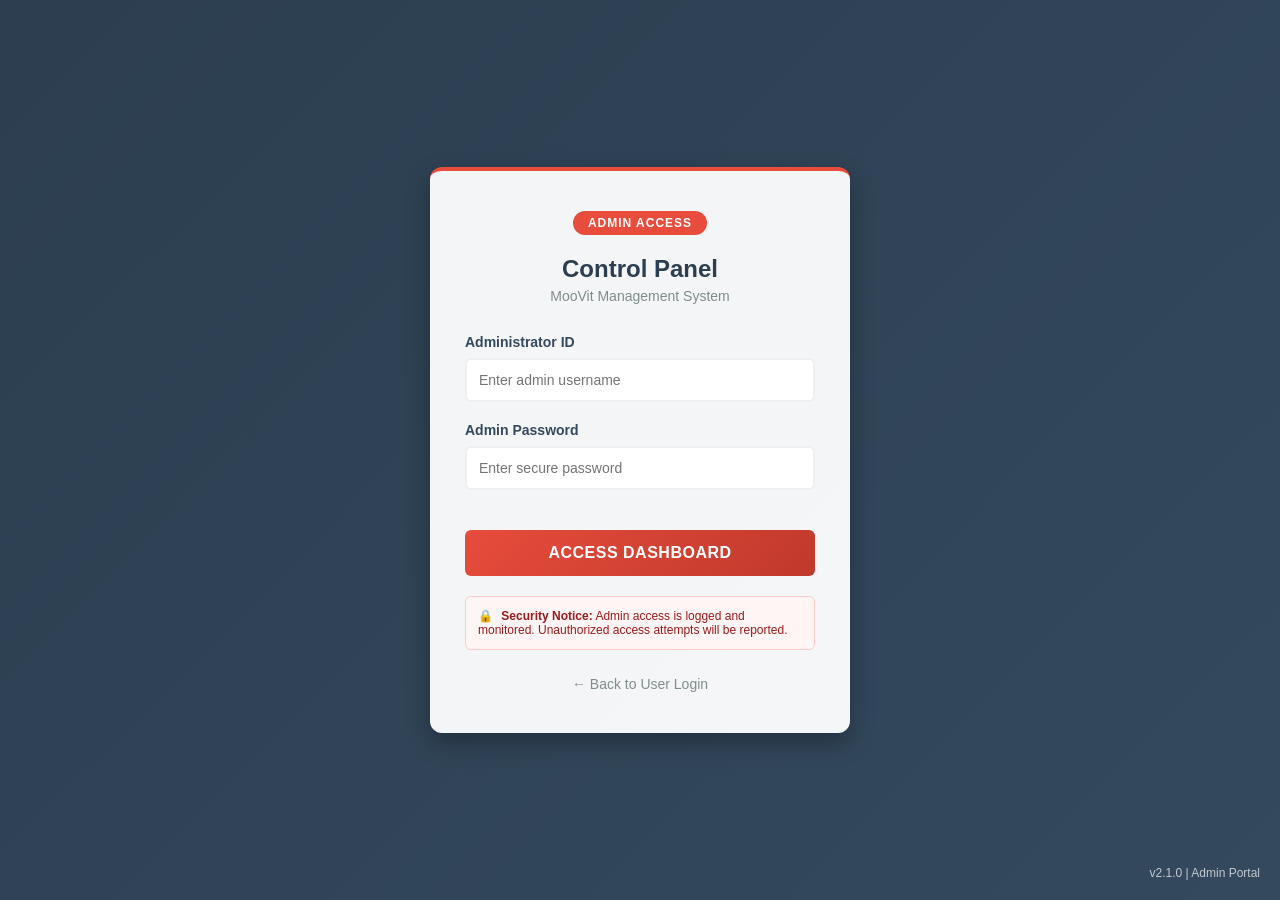
<file: admin.html>
<!DOCTYPE html>
<html lang="en">

<head>
  <meta charset="UTF-8">
  <link rel="icon" href="favicon.png">
  <title>Admin Portal - MooVit</title>
  <style>
    /* Admin styles */
    body {
      margin: 0;
      padding: 0;
      font-family: Arial, sans-serif;
      background: linear-gradient(135deg, #2c3e50, #34495e);
      height: 100vh;
      display: flex;
      justify-content: center;
      align-items: center;
    }

    .admin-container {
      background-color: rgba(255, 255, 255, 0.95);
      padding: 40px 35px;
      border-radius: 12px;
      width: 350px;
      box-shadow: 0 10px 25px rgba(0, 0, 0, 0.3);
      border-top: 4px solid #e74c3c;
    }

    .admin-header {
      text-align: center;
      margin-bottom: 30px;
    }

    .admin-badge {
      display: inline-block;
      background-color: #e74c3c;
      color: white;
      padding: 5px 15px;
      border-radius: 20px;
      font-size: 12px;
      font-weight: bold;
      margin-bottom: 10px;
      text-transform: uppercase;
      letter-spacing: 1px;
    }

    .admin-container h2 {
      margin: 10px 0 0 0;
      color: #2c3e50;
      font-size: 24px;
    }

    .admin-subtitle {
      color: #7f8c8d;
      font-size: 14px;
      margin-top: 5px;
    }

    .form-group {
      margin-bottom: 20px;
    }

    .admin-container label {
      display: block;
      margin-bottom: 8px;
      color: #34495e;
      font-weight: bold;
      font-size: 14px;
    }

    .admin-container input {
      width: 100%;
      padding: 12px;
      border: 2px solid #ecf0f1;
      border-radius: 6px;
      box-sizing: border-box;
      font-size: 14px;
      transition: border-color 0.3s ease;
    }

    .admin-container input:focus {
      outline: none;
      border-color: #e74c3c;
    }

    .admin-container button {
      width: 100%;
      padding: 14px;
      margin-top: 20px;
      background: linear-gradient(135deg, #e74c3c, #c0392b);
      color: white;
      border: none;
      border-radius: 6px;
      font-size: 16px;
      font-weight: bold;
      cursor: pointer;
      transition: all 0.3s ease;
      text-transform: uppercase;
      letter-spacing: 0.5px;
    }

    .admin-container button:hover {
      background: linear-gradient(135deg, #c0392b, #a93226);
      transform: translateY(-1px);
      box-shadow: 0 4px 12px rgba(231, 76, 60, 0.3);
    }

    .security-note {
      background-color: #fff5f5;
      border: 1px solid #fecaca;
      border-radius: 6px;
      padding: 12px;
      margin-top: 20px;
      font-size: 12px;
      color: #991b1b;
    }

    .security-icon {
      display: inline-block;
      margin-right: 5px;
    }

    .back-link {
      text-align: center;
      margin-top: 25px;
    }

    .back-link a {
      color: #7f8c8d;
      text-decoration: none;
      font-size: 14px;
      transition: color 0.3s ease;
    }

    .back-link a:hover {
      color: #34495e;
      text-decoration: underline;
    }

    .version-info {
      position: absolute;
      bottom: 20px;
      right: 20px;
      font-size: 12px;
      color: rgba(255, 255, 255, 0.7);
    }

    @keyframes shake {

      0%,
      100% {
        transform: translateX(0);
      }

      25% {
        transform: translateX(-5px);
      }

      75% {
        transform: translateX(5px);
      }
    }

    .error-shake {
      animation: shake 0.5s ease-in-out;
    }

    /* Mobile Responsive Design */
    @media (max-width: 768px) {
      body {
        padding: 20px;
        background: linear-gradient(135deg, #2c3e50, #34495e);
        min-height: 100vh;
        height: auto;
      }

      .admin-container {
        width: 100%;
        max-width: 400px;
        padding: 30px 25px;
        margin: 0 auto;
        box-sizing: border-box;
      }

      .admin-header h2 {
        font-size: 22px;
      }

      .admin-subtitle {
        font-size: 13px;
      }

      .admin-badge {
        padding: 4px 12px;
        font-size: 11px;
      }

      .admin-container input {
        padding: 14px 12px;
        font-size: 16px;
        /* Prevents zoom on iOS */
      }

      .admin-container button {
        padding: 16px;
        font-size: 16px;
        margin-top: 25px;
      }

      .security-note {
        padding: 15px;
        font-size: 13px;
        margin-top: 25px;
      }

      .version-info {
        position: static;
        text-align: center;
        margin-top: 30px;
        color: rgba(255, 255, 255, 0.8);
        font-size: 13px;
      }

      .back-link {
        margin-top: 30px;
      }

      .back-link a {
        font-size: 15px;
      }
    }

    @media (max-width: 480px) {
      body {
        padding: 15px;
      }

      .admin-container {
        padding: 25px 20px;
        border-radius: 8px;
      }

      .admin-header h2 {
        font-size: 20px;
      }

      .admin-subtitle {
        font-size: 12px;
      }

      .admin-container input {
        padding: 15px 12px;
      }

      .admin-container button {
        padding: 18px;
        font-size: 15px;
      }

      .form-group {
        margin-bottom: 18px;
      }

      .security-note {
        padding: 12px;
        font-size: 12px;
      }
    }

    @media (max-width: 320px) {
      .admin-container {
        padding: 20px 15px;
      }

      .admin-header h2 {
        font-size: 18px;
      }

      .admin-badge {
        padding: 3px 10px;
        font-size: 10px;
      }

      .admin-container input {
        padding: 12px 10px;
        font-size: 15px;
      }

      .admin-container button {
        padding: 16px;
        font-size: 14px;
      }
    }

    /* Landscape mobile orientation */
    @media (max-width: 768px) and (orientation: landscape) {
      body {
        padding: 10px;
        align-items: flex-start;
        justify-content: center;
        padding-top: 20px;
      }

      .admin-container {
        margin: 0 auto;
        max-width: 550px;
      }

      .version-info {
        margin-top: 20px;
      }
    }

    /* Touch device optimizations */
    @media (hover: none) and (pointer: coarse) {
      .admin-container button:hover {
        background: linear-gradient(135deg, #e74c3c, #c0392b);
        transform: none;
        box-shadow: 0 2px 8px rgba(231, 76, 60, 0.2);
      }

      .admin-container input {
        -webkit-appearance: none;
        border-radius: 6px;
      }

      .back-link a:hover {
        color: #7f8c8d;
        text-decoration: none;
      }
    }
  </style>
</head>

<body>
  <div class="admin-container">
    <div class="admin-header">
      <div class="admin-badge">Admin Access</div>
      <h2>Control Panel</h2>
      <div class="admin-subtitle">MooVit Management System</div>
    </div>

    <form id="admin-login-form">
      <div class="form-group">
        <label>Administrator ID</label>
        <input type="text" name="admin-id" placeholder="Enter admin username" required>
      </div>

      <div class="form-group">
        <label>Admin Password</label>
        <input type="password" name="admin-password" placeholder="Enter secure password" required>
      </div>

      <button type="submit">Access Dashboard</button>

      <div class="security-note">
        <span class="security-icon">🔒</span>
        <strong>Security Notice:</strong> Admin access is logged and monitored. Unauthorized access attempts will be
        reported.
      </div>
    </form>

    <div class="back-link">
      <a href="index.html">← Back to User Login</a>
    </div>
  </div>

  <div class="version-info">
    v2.1.0 | Admin Portal
  </div>

  <script>
    let loginAttempts = 0;
    const maxAttempts = 3;

    // Security improvement: Using SHA-256 hashes instead of hardcoded strings
    // Hash for 'admin': 8c6976e5b5410415bde908bd4dee15dfb167a9c873fc4bb8a81f6f2ab448a918
    // Hash for 'transport2024': 8e658e476149419b16e159a22f38c356b4618e7d23d917387cc838612f0e0b3c
    const ADMIN_ID_HASH = '8c6976e5b5410415bde908bd4dee15dfb167a9c873fc4bb8a81f6f2ab448a918';
    const ADMIN_PW_HASH = '8e658e476149419b16e159a22f38c356b4618e7d23d917387cc838612f0e0b3c';

    async function sha256(message) {
      const msgBuffer = new TextEncoder().encode(message);
      const hashBuffer = await crypto.subtle.digest('SHA-256', msgBuffer);
      const hashArray = Array.from(new Uint8Array(hashBuffer));
      const hashHex = hashArray.map(b => b.toString(16).padStart(2, '0')).join('');
      return hashHex;
    }

    document.getElementById('admin-login-form').addEventListener('submit', async function (e) {
      e.preventDefault();

      const adminId = document.querySelector('input[name="admin-id"]').value;
      const adminPassword = document.querySelector('input[name="admin-password"]').value;

      const userIdHash = await sha256(adminId);
      const passwordHash = await sha256(adminPassword);

      if (userIdHash === ADMIN_ID_HASH && passwordHash === ADMIN_PW_HASH) {
        // Success - store session and redirect
        localStorage.setItem('admin_session', 'active_' + Date.now());
        alert('Login successful! Redirecting to admin dashboard...');
        window.location.href = 'admin-dashboard.html';
      } else {
        loginAttempts++;

        if (loginAttempts >= maxAttempts) {
          alert('Maximum login attempts exceeded. Access temporarily blocked.');
          document.getElementById('admin-login-form').style.pointerEvents = 'none';
          document.querySelector('button').textContent = 'Access Blocked';
          document.querySelector('button').style.background = '#95a5a6';
          return;
        }

        // Shake animation for failed login
        const container = document.querySelector('.admin-container');
        container.classList.add('error-shake');
        setTimeout(() => container.classList.remove('error-shake'), 500);

        alert(`Invalid credentials. Attempt ${loginAttempts}/${maxAttempts}`);

        // Clear password field
        document.querySelector('input[name="admin-password"]').value = '';
      }
    });

    // Add some keyboard shortcuts for admin convenience
    document.addEventListener('keydown', function (e) {
      if (e.ctrlKey && e.altKey && e.key === 'r') {
        loginAttempts = 0;
        document.getElementById('admin-login-form').style.pointerEvents = 'auto';
        document.querySelector('button').textContent = 'Access Dashboard';
        document.querySelector('button').style.background = 'linear-gradient(135deg, #e74c3c, #c0392b)';
        console.log('Admin attempts reset');
      }
    });
  </script>
</body>

</html>
</file>
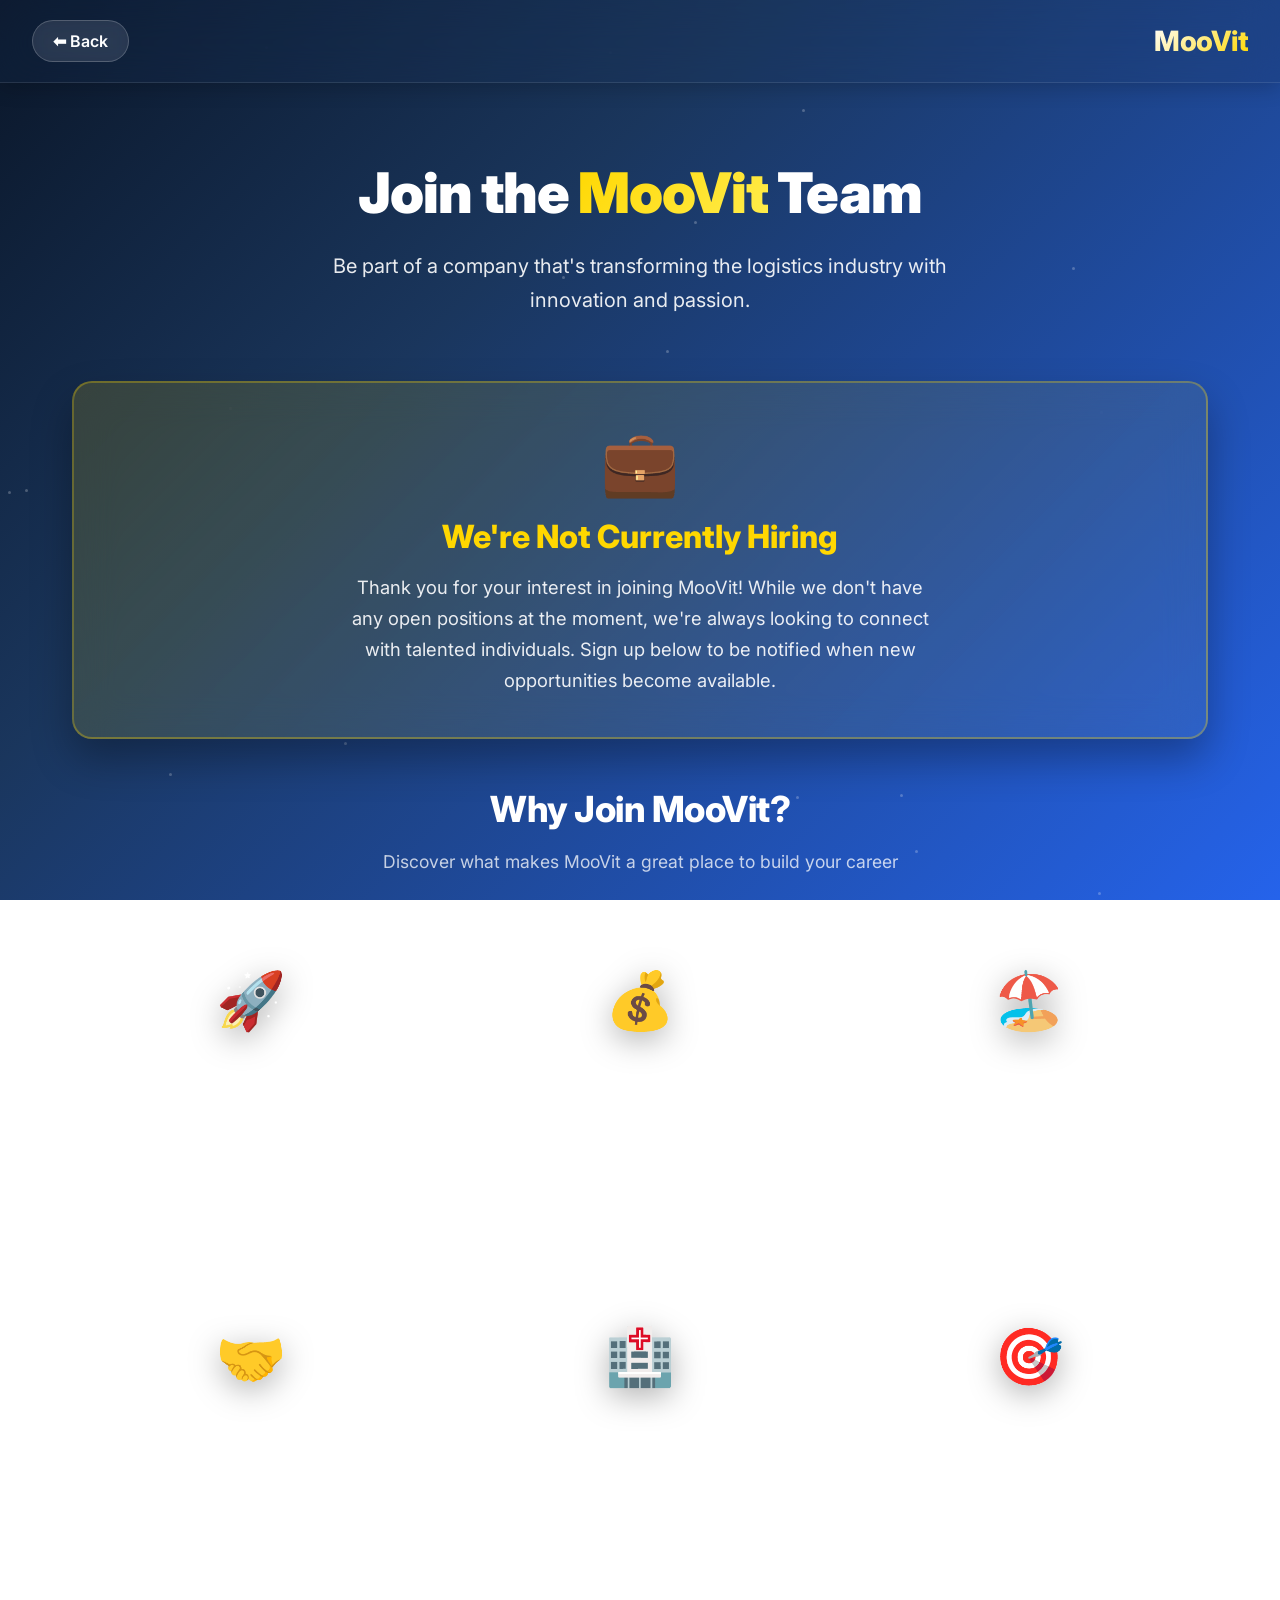
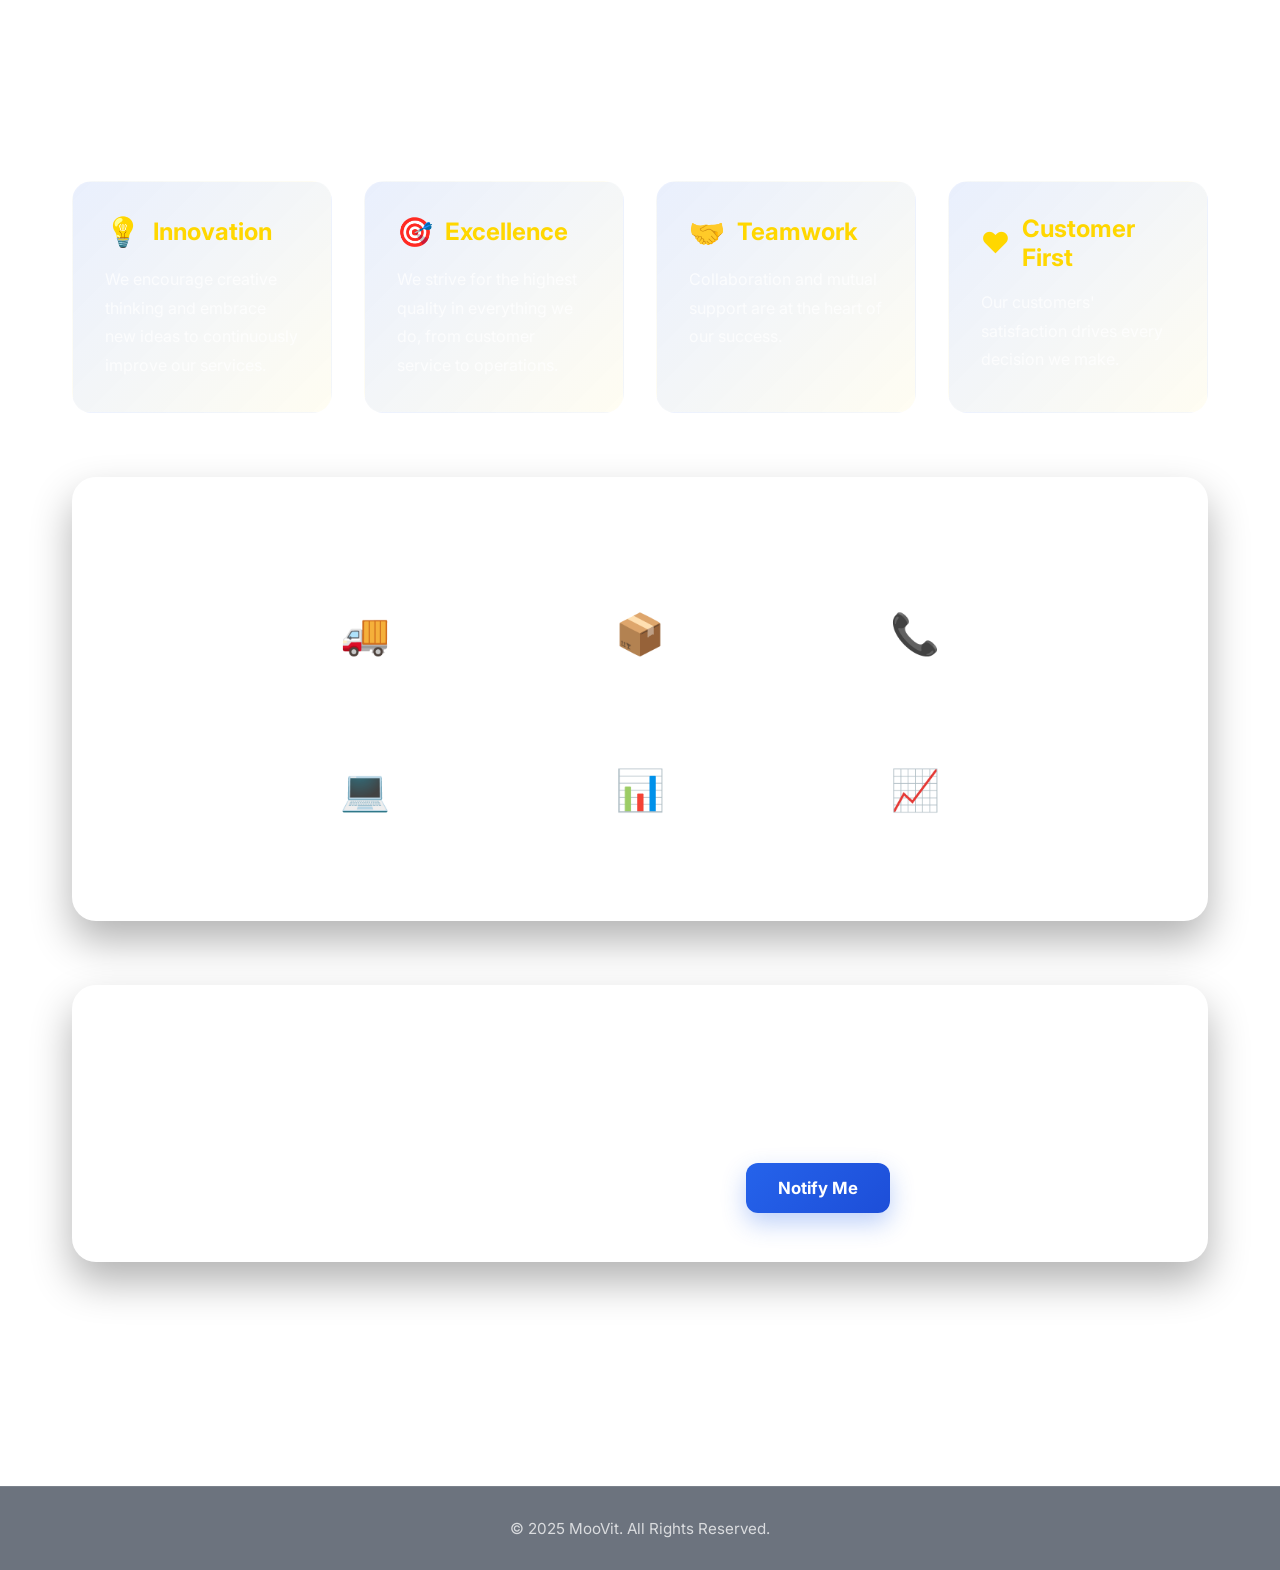
<file: careers.html>
<!DOCTYPE html>
<html lang="en">
<head>
  <meta charset="UTF-8">
  <meta name="viewport" content="width=device-width, initial-scale=1.0">
  <link rel="icon" href="favicon.png">
  <title>Careers - MooVit</title>
  <style>
    @import url('https://fonts.googleapis.com/css2?family=Inter:wght@300;400;500;600;700;800;900&display=swap');
    
    :root {
      --bg-dark-1: #0a1628;
      --bg-dark-2: #1a365d;
      --primary: #2563eb;
      --primary-700: #1d4ed8;
      --accent: #ffd700;
      --accent-dark: #b8860b;
      --text-white: #ffffff;
      --text-muted: rgba(255,255,255,0.9);
      --text-soft: rgba(255,255,255,0.75);
      --glass: rgba(255,255,255,0.08);
    }

    * {
      margin: 0;
      padding: 0;
      box-sizing: border-box;
    }

    body {
      font-family: 'Inter', sans-serif;
      font-size: 16px;
      background: linear-gradient(135deg, var(--bg-dark-1) 0%, var(--bg-dark-2) 35%, var(--primary) 100%);
      background-attachment: fixed;
      color: var(--text-white);
      overflow-x: hidden;
      min-height: 100vh;
      -webkit-font-smoothing: antialiased;
      -moz-osx-font-smoothing: grayscale;
    }

    /* Animated Background Particles */
    .particles {
      position: fixed;
      top: 0;
      left: 0;
      width: 100%;
      height: 100%;
      pointer-events: none;
      z-index: 0;
      opacity: 0.6;
    }

    .particle {
      position: absolute;
      width: 3px;
      height: 3px;
      background: rgba(255, 255, 255, 0.4);
      border-radius: 50%;
      animation: float 8s ease-in-out infinite;
    }

    @keyframes float {
      0%, 100% { 
        transform: translateY(0px) translateX(0px) rotate(0deg); 
        opacity: 0.2; 
      }
      50% { 
        transform: translateY(-30px) translateX(20px) rotate(180deg); 
        opacity: 0.8; 
      }
    }

    /* Header */
    header {
      display: flex;
      align-items: center;
      justify-content: space-between;
      background: rgba(26, 54, 93, 0.2);
      backdrop-filter: blur(20px);
      border-bottom: 1px solid rgba(255, 255, 255, 0.1);
      padding: 1.25rem 2rem;
      box-shadow: 0 4px 20px rgba(0, 0, 0, 0.2);
      position: sticky;
      top: 0;
      z-index: 100;
      animation: slideDown 0.6s ease;
    }

    @keyframes slideDown {
      from {
        transform: translateY(-100%);
        opacity: 0;
      }
      to {
        transform: translateY(0);
        opacity: 1;
      }
    }

    .back-btn {
      display: flex;
      align-items: center;
      gap: 0.5rem;
      text-decoration: none;
      color: var(--text-white);
      font-weight: 600;
      font-size: 1rem;
      padding: 10px 20px;
      border-radius: 50px;
      background: rgba(255, 255, 255, 0.1);
      backdrop-filter: blur(10px);
      border: 1px solid rgba(255, 255, 255, 0.2);
      transition: all 0.3s ease;
      cursor: pointer;
    }

    .back-btn:hover {
      background: rgba(255, 255, 255, 0.15);
      color: var(--accent);
      transform: translateX(-5px);
      box-shadow: 0 8px 20px rgba(255, 215, 0, 0.2);
    }

    .logo {
      font-size: 1.75rem;
      font-weight: 800;
      background: linear-gradient(135deg, #ffffff 0%, var(--accent) 100%);
      -webkit-background-clip: text;
      -webkit-text-fill-color: transparent;
      background-clip: text;
      letter-spacing: -0.5px;
    }

    /* Hero Section */
    .hero {
      position: relative;
      padding: 5rem 2rem 4rem;
      text-align: center;
      overflow: hidden;
    }

    .hero-content {
      position: relative;
      z-index: 2;
      max-width: 900px;
      margin: 0 auto;
      animation: fadeInUp 1s ease;
    }

    @keyframes fadeInUp {
      from {
        opacity: 0;
        transform: translateY(40px);
      }
      to {
        opacity: 1;
        transform: translateY(0);
      }
    }

    .hero h1 {
      font-size: 3.5rem;
      font-weight: 900;
      margin-bottom: 1.5rem;
      color: var(--text-white);
      letter-spacing: -1px;
      line-height: 1.1;
    }

    .hero h1 span {
      background: linear-gradient(135deg, var(--accent), #ffed4e);
      -webkit-background-clip: text;
      -webkit-text-fill-color: transparent;
      background-clip: text;
    }

    .hero p {
      font-size: 1.25rem;
      color: var(--text-muted);
      line-height: 1.7;
      max-width: 700px;
      margin: 0 auto;
    }

    /* Container */
    .container {
      max-width: 1200px;
      margin: 0 auto;
      padding: 0 2rem 4rem;
      position: relative;
      z-index: 1;
    }

    /* Not Hiring Banner */
    .status-banner {
      background: linear-gradient(135deg, rgba(255, 215, 0, 0.15), rgba(255, 215, 0, 0.05));
      backdrop-filter: blur(20px);
      border-radius: 20px;
      border: 2px solid rgba(255, 215, 0, 0.3);
      padding: 2.5rem;
      text-align: center;
      margin-bottom: 3rem;
      box-shadow: 0 20px 40px rgba(0, 0, 0, 0.3);
      animation: pulse 2s ease-in-out infinite;
    }

    @keyframes pulse {
      0%, 100% {
        box-shadow: 0 20px 40px rgba(0, 0, 0, 0.3);
      }
      50% {
        box-shadow: 0 25px 50px rgba(255, 215, 0, 0.2);
      }
    }

    .status-banner .icon {
      font-size: 4rem;
      margin-bottom: 1rem;
      display: block;
      animation: bounce 2s ease-in-out infinite;
    }

    @keyframes bounce {
      0%, 100% {
        transform: translateY(0);
      }
      50% {
        transform: translateY(-10px);
      }
    }

    .status-banner h2 {
      font-size: 2rem;
      font-weight: 800;
      color: var(--accent);
      margin-bottom: 1rem;
    }

    .status-banner p {
      font-size: 1.15rem;
      color: var(--text-muted);
      line-height: 1.7;
      max-width: 600px;
      margin: 0 auto;
    }

    /* Section Styles */
    .section {
      margin-bottom: 4rem;
      opacity: 0;
      transform: translateY(30px);
      transition: all 0.8s ease;
    }

    .section.visible {
      opacity: 1;
      transform: translateY(0);
    }

    .section-title {
      font-size: 2.25rem;
      font-weight: 800;
      text-align: center;
      margin-bottom: 1rem;
      color: var(--text-white);
      letter-spacing: -0.5px;
    }

    .section-subtitle {
      font-size: 1.1rem;
      text-align: center;
      color: var(--text-soft);
      max-width: 700px;
      margin: 0 auto 3rem;
      line-height: 1.7;
    }

    /* Why Join Us Grid */
    .benefits-grid {
      display: grid;
      grid-template-columns: repeat(auto-fit, minmax(280px, 1fr));
      gap: 2rem;
      margin-bottom: 3rem;
    }

    .benefit-card {
      background: rgba(255, 255, 255, 0.05);
      backdrop-filter: blur(20px);
      border-radius: 20px;
      border: 1px solid rgba(255, 255, 255, 0.1);
      padding: 2.5rem 2rem;
      text-align: center;
      transition: all 0.4s cubic-bezier(0.4, 0, 0.2, 1);
      position: relative;
      overflow: hidden;
    }

    .benefit-card::before {
      content: '';
      position: absolute;
      top: 0;
      left: -100%;
      width: 100%;
      height: 100%;
      background: linear-gradient(90deg, transparent, rgba(255, 215, 0, 0.1), transparent);
      transition: left 0.6s;
    }

    .benefit-card:hover::before {
      left: 100%;
    }

    .benefit-card:hover {
      transform: translateY(-15px) scale(1.02);
      box-shadow: 0 25px 50px rgba(0, 0, 0, 0.4);
      border-color: rgba(255, 215, 0, 0.3);
      background: rgba(255, 255, 255, 0.08);
    }

    .benefit-icon {
      font-size: 3.5rem;
      margin-bottom: 1.5rem;
      display: inline-block;
      transition: all 0.4s ease;
      filter: drop-shadow(0 8px 16px rgba(0, 0, 0, 0.3));
    }

    .benefit-card:hover .benefit-icon {
      transform: scale(1.15) rotate(5deg);
      filter: drop-shadow(0 12px 24px rgba(255, 215, 0, 0.4));
    }

    .benefit-card h3 {
      font-size: 1.35rem;
      font-weight: 700;
      color: var(--text-white);
      margin-bottom: 1rem;
    }

    .benefit-card p {
      font-size: 1rem;
      color: var(--text-soft);
      line-height: 1.7;
    }

    /* Culture Section */
    .culture-grid {
      display: grid;
      grid-template-columns: repeat(auto-fit, minmax(250px, 1fr));
      gap: 2rem;
    }

    .culture-card {
      background: linear-gradient(135deg, rgba(37, 99, 235, 0.1), rgba(255, 215, 0, 0.05));
      backdrop-filter: blur(20px);
      border-radius: 20px;
      border: 1px solid rgba(255, 255, 255, 0.1);
      padding: 2rem;
      transition: all 0.4s ease;
    }

    .culture-card:hover {
      transform: translateY(-10px);
      border-color: rgba(255, 215, 0, 0.4);
      box-shadow: 0 20px 40px rgba(0, 0, 0, 0.3);
    }

    .culture-card h3 {
      font-size: 1.5rem;
      font-weight: 700;
      color: var(--accent);
      margin-bottom: 1rem;
      display: flex;
      align-items: center;
      gap: 0.75rem;
    }

    .culture-icon {
      font-size: 1.8rem;
    }

    .culture-card p {
      font-size: 1rem;
      color: var(--text-soft);
      line-height: 1.8;
    }

    /* Email Notification Section */
    .notify-section {
      background: rgba(255, 255, 255, 0.05);
      backdrop-filter: blur(20px);
      border-radius: 24px;
      border: 1px solid rgba(255, 255, 255, 0.1);
      padding: 3rem 2.5rem;
      text-align: center;
      box-shadow: 0 20px 40px rgba(0, 0, 0, 0.3);
      margin-top: 3rem;
    }

    .notify-section h2 {
      font-size: 2rem;
      font-weight: 800;
      margin-bottom: 1rem;
      color: var(--text-white);
    }

    .notify-section p {
      font-size: 1.1rem;
      color: var(--text-muted);
      margin-bottom: 2rem;
      max-width: 600px;
      margin-left: auto;
      margin-right: auto;
    }

    .email-form {
      max-width: 500px;
      margin: 0 auto;
      display: flex;
      gap: 1rem;
      flex-wrap: wrap;
      justify-content: center;
    }

    .email-input {
      flex: 1;
      min-width: 250px;
      padding: 14px 20px;
      border-radius: 12px;
      border: 1px solid rgba(255, 255, 255, 0.15);
      outline: none;
      font-size: 1rem;
      background: rgba(255, 255, 255, 0.08);
      backdrop-filter: blur(10px);
      color: var(--text-white);
      transition: all 0.3s ease;
      font-family: 'Inter', sans-serif;
    }

    .email-input::placeholder {
      color: rgba(255, 255, 255, 0.5);
    }

    .email-input:focus {
      background: rgba(255, 255, 255, 0.12);
      border-color: var(--accent);
      box-shadow: 0 0 0 3px rgba(255, 215, 0, 0.1);
    }

    .btn {
      padding: 14px 32px;
      border-radius: 12px;
      font-size: 1.05rem;
      font-weight: 700;
      cursor: pointer;
      transition: all 0.3s ease;
      font-family: 'Inter', sans-serif;
      border: none;
      position: relative;
      overflow: hidden;
    }

    .btn-primary {
      background: linear-gradient(135deg, var(--primary), var(--primary-700));
      color: white;
      box-shadow: 0 10px 25px rgba(37, 99, 235, 0.3);
    }

    .btn-primary::before {
      content: '';
      position: absolute;
      top: 0;
      left: -100%;
      width: 100%;
      height: 100%;
      background: linear-gradient(90deg, transparent, rgba(255, 255, 255, 0.3), transparent);
      transition: left 0.5s;
    }

    .btn-primary:hover::before {
      left: 100%;
    }

    .btn-primary:hover {
      transform: translateY(-3px);
      box-shadow: 0 15px 35px rgba(37, 99, 235, 0.4);
    }

    .success-message {
      background: linear-gradient(135deg, rgba(34,197,94,0.15), rgba(16,185,129,0.1));
      backdrop-filter: blur(12px);
      border: 1px solid rgba(34, 197, 94, 0.3);
      color: var(--text-white);
      padding: 1rem 1.5rem;
      border-radius: 12px;
      margin-top: 1rem;
      display: none;
      animation: slideDown 0.4s ease;
    }

    .success-message.show {
      display: block;
    }

    /* Future Roles Section */
    .roles-section {
      background: rgba(255, 255, 255, 0.05);
      backdrop-filter: blur(20px);
      border-radius: 24px;
      border: 1px solid rgba(255, 255, 255, 0.1);
      padding: 3rem 2.5rem;
      box-shadow: 0 20px 40px rgba(0, 0, 0, 0.3);
    }

    .roles-section h3 {
      font-size: 1.75rem;
      font-weight: 700;
      color: var(--text-white);
      margin-bottom: 1.5rem;
      text-align: center;
    }

    .roles-list {
      display: grid;
      grid-template-columns: repeat(auto-fit, minmax(200px, 1fr));
      gap: 1.5rem;
      max-width: 800px;
      margin: 0 auto;
    }

    .role-item {
      background: rgba(255, 255, 255, 0.05);
      padding: 1.5rem;
      border-radius: 12px;
      border: 1px solid rgba(255, 255, 255, 0.1);
      text-align: center;
      transition: all 0.3s ease;
    }

    .role-item:hover {
      background: rgba(255, 255, 255, 0.08);
      border-color: rgba(255, 215, 0, 0.3);
      transform: translateY(-5px);
    }

    .role-item .icon {
      font-size: 2.5rem;
      margin-bottom: 0.75rem;
      display: block;
    }

    .role-item h4 {
      font-size: 1.1rem;
      font-weight: 600;
      color: var(--text-white);
    }

    /* Footer */
    footer {
      background: rgba(10, 22, 40, 0.6);
      backdrop-filter: blur(20px);
      border-top: 1px solid rgba(255, 255, 255, 0.1);
      padding: 2rem;
      text-align: center;
      margin-top: 6rem;
    }

    footer p {
      color: var(--text-soft);
      font-size: 0.95rem;
    }

    /* Responsive Design */
    @media (max-width: 968px) {
      .hero h1 {
        font-size: 2.75rem;
      }

      .section-title {
        font-size: 2rem;
      }

      .benefits-grid,
      .culture-grid {
        grid-template-columns: 1fr;
      }
    }

    @media (max-width: 768px) {
      header {
        padding: 1rem;
      }

      .container {
        padding: 0 1rem 3rem;
      }

      .hero {
        padding: 3rem 1rem 2rem;
      }

      .hero h1 {
        font-size: 2.25rem;
      }

      .hero p {
        font-size: 1.1rem;
      }

      .status-banner {
        padding: 2rem 1.5rem;
      }

      .notify-section,
      .roles-section {
        padding: 2rem 1.5rem;
      }

      .email-form {
        flex-direction: column;
      }

      .email-input,
      .btn {
        width: 100%;
      }

      .back-btn {
        font-size: 0.9rem;
        padding: 8px 16px;
      }

      .logo {
        font-size: 1.5rem;
      }
    }

    @media (max-width: 480px) {
      .hero h1 {
        font-size: 2rem;
      }

      .benefit-icon {
        font-size: 2.5rem;
      }

      .status-banner .icon {
        font-size: 3rem;
      }
    }
  </style>
</head>
<body>
  <!-- Animated Background Particles -->
  <div class="particles" id="particles"></div>

  <!-- Header -->
  <header>
    <a href="./main.html" class="back-btn">
      ⬅ Back
    </a>
    <div class="logo">MooVit</div>
  </header>

  <!-- Hero Section -->
  <section class="hero">
    <div class="hero-content">
      <h1>Join the <span>MooVit</span> Team</h1>
      <p>Be part of a company that's transforming the logistics industry with innovation and passion.</p>
    </div>
  </section>

  <div class="container">
    <!-- Not Currently Hiring Banner -->
    <div class="status-banner">
      <span class="icon">💼</span>
      <h2>We're Not Currently Hiring</h2>
      <p>Thank you for your interest in joining MooVit! While we don't have any open positions at the moment, we're always looking to connect with talented individuals. Sign up below to be notified when new opportunities become available.</p>
    </div>

    <!-- Why Join MooVit Section -->
    <section class="section">
      <h2 class="section-title">Why Join MooVit?</h2>
      <p class="section-subtitle">Discover what makes MooVit a great place to build your career</p>
      <div class="benefits-grid">
        <div class="benefit-card">
          <div class="benefit-icon">🚀</div>
          <h3>Growth Opportunities</h3>
          <p>Advance your career with continuous learning, mentorship programs, and clear promotion paths.</p>
        </div>
        <div class="benefit-card">
          <div class="benefit-icon">💰</div>
          <h3>Competitive Compensation</h3>
          <p>Attractive salary packages, performance bonuses, and comprehensive benefits to reward your hard work.</p>
        </div>
        <div class="benefit-card">
          <div class="benefit-icon">🏖️</div>
          <h3>Work-Life Balance</h3>
          <p>Flexible schedules, generous PTO, and a culture that values your personal time and wellbeing.</p>
        </div>
        <div class="benefit-card">
          <div class="benefit-icon">🤝</div>
          <h3>Inclusive Culture</h3>
          <p>Join a diverse team where everyone's voice matters and collaboration drives our success.</p>
        </div>
        <div class="benefit-card">
          <div class="benefit-icon">🏥</div>
          <h3>Health Benefits</h3>
          <p>Comprehensive health insurance, wellness programs, and mental health support for you and your family.</p>
        </div>
        <div class="benefit-card">
          <div class="benefit-icon">🎯</div>
          <h3>Meaningful Impact</h3>
          <p>Work on projects that make a real difference in people's lives and shape the future of logistics.</p>
        </div>
      </div>
    </section>

    <!-- Our Culture Section -->
    <section class="section">
      <h2 class="section-title">Our Culture</h2>
      <p class="section-subtitle">Values that define how we work together</p>
      <div class="culture-grid">
        <div class="culture-card">
          <h3><span class="culture-icon">💡</span> Innovation</h3>
          <p>We encourage creative thinking and embrace new ideas to continuously improve our services.</p>
        </div>
        <div class="culture-card">
          <h3><span class="culture-icon">🎯</span> Excellence</h3>
          <p>We strive for the highest quality in everything we do, from customer service to operations.</p>
        </div>
        <div class="culture-card">
          <h3><span class="culture-icon">🤝</span> Teamwork</h3>
          <p>Collaboration and mutual support are at the heart of our success.</p>
        </div>
        <div class="culture-card">
          <h3><span class="culture-icon">❤️</span> Customer First</h3>
          <p>Our customers' satisfaction drives every decision we make.</p>
        </div>
      </div>
    </section>

    <!-- Future Opportunities Section -->
    <section class="section">
      <div class="roles-section">
        <h3>Roles We Typically Hire For</h3>
        <div class="roles-list">
          <div class="role-item">
            <span class="icon">🚚</span>
            <h4>Delivery Drivers</h4>
          </div>
          <div class="role-item">
            <span class="icon">📦</span>
            <h4>Warehouse Staff</h4>
          </div>
          <div class="role-item">
            <span class="icon">📞</span>
            <h4>Customer Support</h4>
          </div>
          <div class="role-item">
            <span class="icon">💻</span>
            <h4>Software Engineers</h4>
          </div>
          <div class="role-item">
            <span class="icon">📊</span>
            <h4>Operations Managers</h4>
          </div>
          <div class="role-item">
            <span class="icon">📈</span>
            <h4>Sales & Marketing</h4>
          </div>
        </div>
      </div>
    </section>

    <!-- Email Notification Section -->
    <section class="section">
      <div class="notify-section">
        <h2>Get Notified About Future Openings</h2>
        <p>Be the first to know when we start hiring again. Join our talent pool and we'll reach out when a position matches your skills.</p>
        <form class="email-form" id="notifyForm">
          <input 
            type="email" 
            class="email-input" 
            placeholder="Enter your email address" 
            required
            id="emailInput"
          >
          <button type="submit" class="btn btn-primary">
            Notify Me
          </button>
        </form>
        <div class="success-message" id="successMessage">
          ✓ Thank you! We'll notify you when positions open up.
        </div>
      </div>
    </section>
  </div>

  <!-- Footer -->
  <footer>
    <p>© 2025 MooVit. All Rights Reserved.</p>
  </footer>

  <script>
    // Create animated background particles
    function createParticles() {
      const particles = document.getElementById('particles');
      const particleCount = 30;
      
      for (let i = 0; i < particleCount; i++) {
        const particle = document.createElement('div');
        particle.className = 'particle';
        particle.style.left = Math.random() * 100 + '%';
        particle.style.top = Math.random() * 100 + '%';
        particle.style.animationDelay = Math.random() * 8 + 's';
        particle.style.animationDuration = (Math.random() * 6 + 6) + 's';
        particles.appendChild(particle);
      }
    }

    // Intersection Observer for scroll animations
    const observerOptions = {
      threshold: 0.15,
      rootMargin: '0px 0px -50px 0px'
    };

    const observer = new IntersectionObserver((entries) => {
      entries.forEach(entry => {
        if (entry.isIntersecting) {
          entry.target.classList.add('visible');
        }
      });
    }, observerOptions);

    // Observe all animated sections
    document.querySelectorAll('.section').forEach(el => {
      observer.observe(el);
    });

    // Email notification form
    document.getElementById('notifyForm').addEventListener('submit', function(e) {
      e.preventDefault();
      
      const emailInput = document.getElementById('emailInput');
      const successMessage = document.getElementById('successMessage');
      
      // Basic email validation
      if (emailInput.value && emailInput.validity.valid) {
        // Here you would typically send the email to your backend
        console.log('Email submitted:', emailInput.value);
        
        // Show success message
        successMessage.classList.add('show');
        
        // Clear input
        emailInput.value = '';
        
        // Hide message after 5 seconds
        setTimeout(() => {
          successMessage.classList.remove('show');
        }, 5000);
      }
    });

    // Initialize particles on load
    window.addEventListener('load', () => {
      createParticles();
    });

    // Smooth scroll
    document.querySelectorAll('a[href^="#"]').forEach(anchor => {
      anchor.addEventListener('click', function (e) {
        e.preventDefault();
        const target = document.querySelector(this.getAttribute('href'));
        if (target) {
          target.scrollIntoView({
            behavior: 'smooth',
            block: 'start'
          });
        }
      });
    });
  </script>
</body>
</html>
</file>
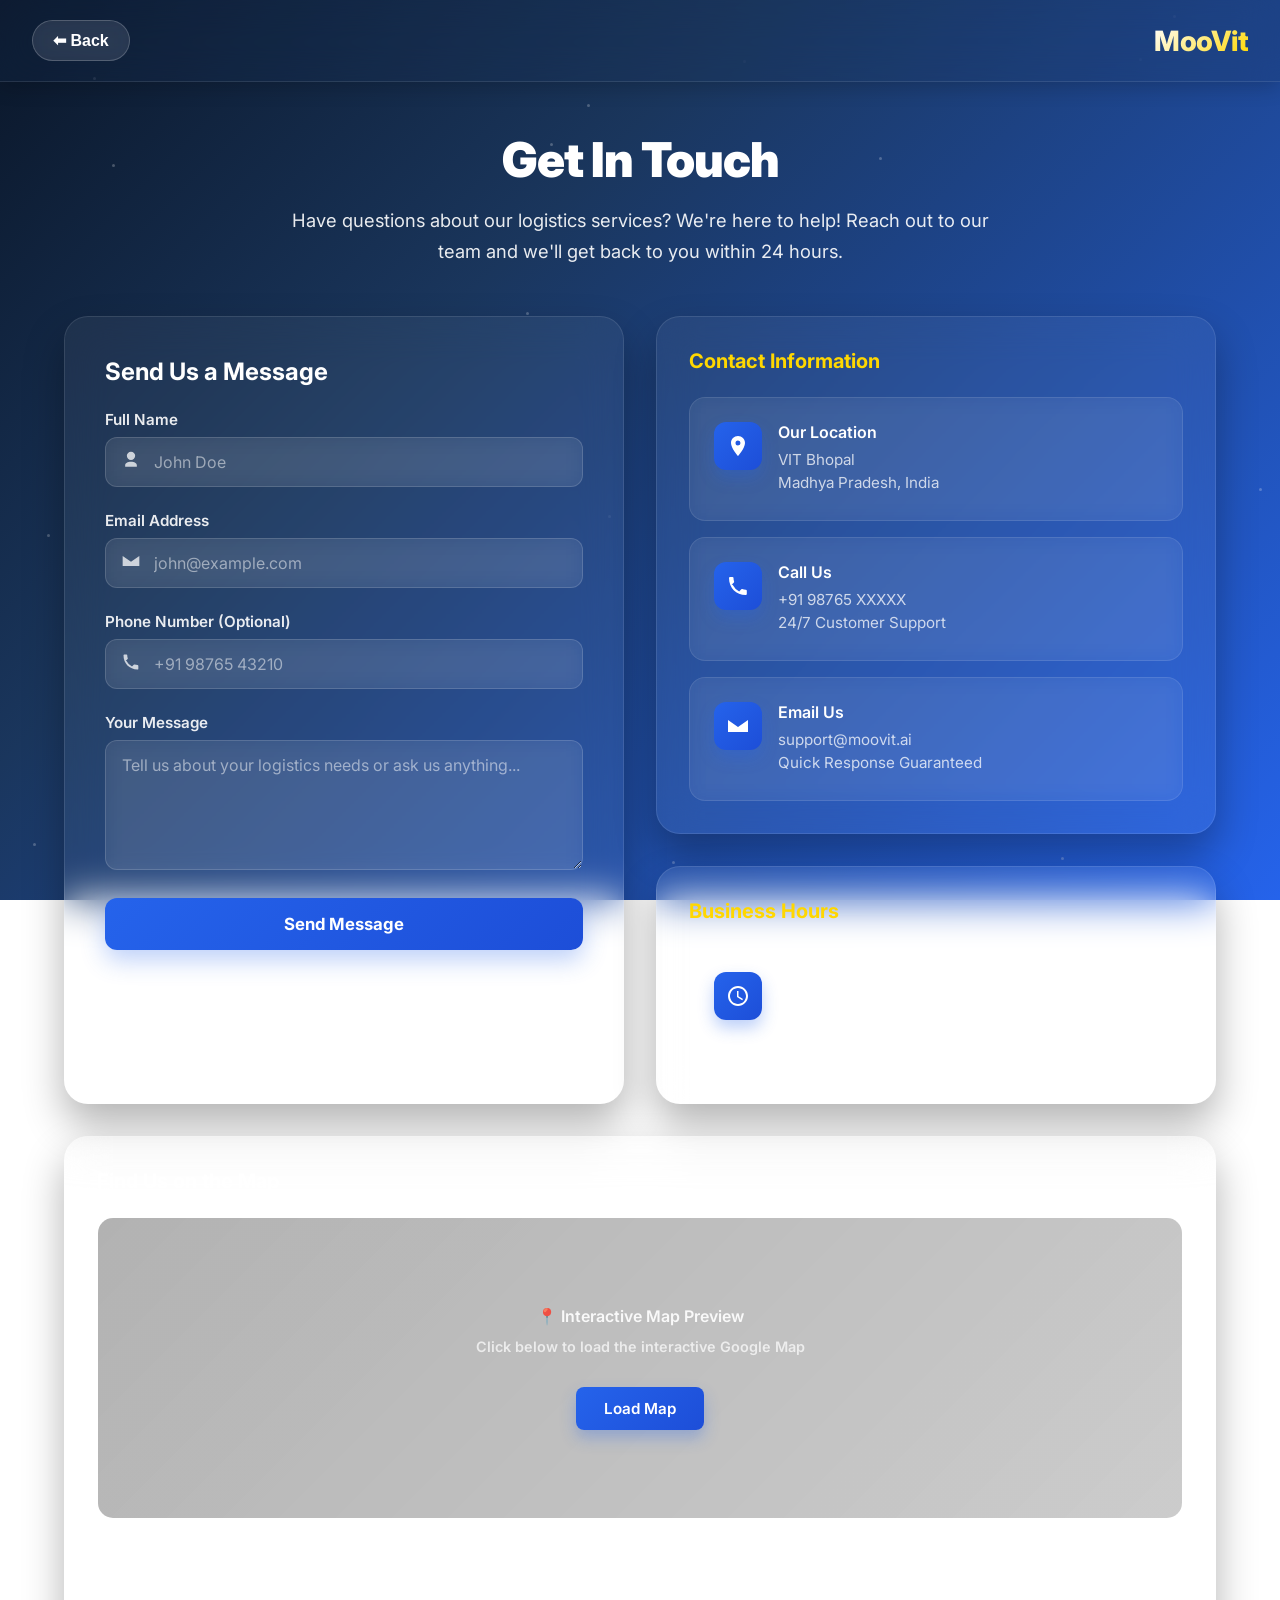
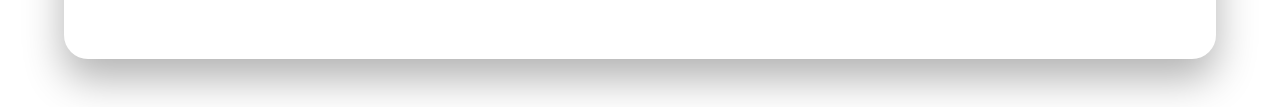
<file: contact.html>
<!DOCTYPE html>
<html lang="en">
<head>
  <meta charset="UTF-8">
  <meta name="viewport" content="width=device-width, initial-scale=1.0">
  <link rel="icon" href="favicon.png">
  <title>Contact Us - MooVit</title>
  <style>
    @import url('https://fonts.googleapis.com/css2?family=Inter:wght@300;400;500;600;700;800;900&display=swap');
    
    :root {
      --bg-dark-1: #0a1628;
      --bg-dark-2: #1a365d;
      --primary: #2563eb;
      --primary-700: #1d4ed8;
      --accent: #ffd700;
      --accent-dark: #b8860b;
      --text-white: #ffffff;
      --text-muted: rgba(255,255,255,0.9);
      --text-soft: rgba(255,255,255,0.75);
      --glass: rgba(255,255,255,0.08);
      --error: #ef4444;
      --success: #16a34a;
    }

    * {
      margin: 0;
      padding: 0;
      box-sizing: border-box;
    }

    body {
      font-family: 'Inter', sans-serif;
      font-size: 16px;
      background: linear-gradient(135deg, var(--bg-dark-1) 0%, var(--bg-dark-2) 35%, var(--primary) 100%);
      background-attachment: fixed;
      color: var(--text-white);
      overflow-x: hidden;
      min-height: 100vh;
      -webkit-font-smoothing: antialiased;
      -moz-osx-font-smoothing: grayscale;
    }

    /* Animated Background */
    .particles {
      position: fixed;
      top: 0;
      left: 0;
      width: 100%;
      height: 100%;
      pointer-events: none;
      z-index: 0;
      opacity: 0.6;
    }

    .particle {
      position: absolute;
      width: 3px;
      height: 3px;
      background: rgba(255, 255, 255, 0.4);
      border-radius: 50%;
      animation: float 8s ease-in-out infinite;
    }

    @keyframes float {
      0%, 100% { 
        transform: translateY(0px) translateX(0px) rotate(0deg); 
        opacity: 0.2; 
      }
      50% { 
        transform: translateY(-30px) translateX(20px) rotate(180deg); 
        opacity: 0.8; 
      }
    }

    /* Header */
    header {
      display: flex;
      align-items: center;
      justify-content: space-between;
      background: rgba(26, 54, 93, 0.2);
      backdrop-filter: blur(20px);
      border-bottom: 1px solid rgba(255, 255, 255, 0.1);
      padding: 1.25rem 2rem;
      box-shadow: 0 4px 20px rgba(0, 0, 0, 0.2);
      position: sticky;
      top: 0;
      z-index: 100;
    }

    .back-btn {
      display: flex;
      align-items: center;
      gap: 0.5rem;
      text-decoration: none;
      color: var(--text-white);
      font-weight: 600;
      font-size: 1rem;
      padding: 10px 20px;
      border-radius: 50px;
      background: rgba(255, 255, 255, 0.1);
      backdrop-filter: blur(10px);
      border: 1px solid rgba(255, 255, 255, 0.2);
      transition: all 0.3s ease;
      cursor: pointer;
    }

    .back-btn:hover {
      background: rgba(255, 255, 255, 0.15);
      color: var(--accent);
      transform: translateX(-5px);
      box-shadow: 0 8px 20px rgba(255, 215, 0, 0.2);
    }

    .logo {
      font-size: 1.75rem;
      font-weight: 800;
      background: linear-gradient(135deg, #ffffff 0%, var(--accent) 100%);
      -webkit-background-clip: text;
      -webkit-text-fill-color: transparent;
      background-clip: text;
      letter-spacing: -0.5px;
    }

    /* Main Container */
    .container {
      max-width: 1200px;
      margin: 3rem auto;
      padding: 0 1.5rem;
      position: relative;
      z-index: 1;
    }

    .page-header {
      text-align: center;
      margin-bottom: 3rem;
      opacity: 1;
    }

    h1 {
      font-size: 3rem;
      margin-bottom: 1rem;
      color: var(--text-white);
      font-weight: 900;
      letter-spacing: -1px;
      opacity: 1;
    }

    .subtitle {
      font-size: 1.15rem;
      line-height: 1.7;
      color: var(--text-muted);
      max-width: 700px;
      margin: 0 auto;
      opacity: 1;
    }

    /* Content Grid */
    .content-grid {
      display: grid;
      grid-template-columns: 1fr 1fr;
      gap: 2rem;
      margin-top: 2rem;
    }

    /* Form Section */
    .form-section {
      background: rgba(255, 255, 255, 0.05);
      backdrop-filter: blur(20px);
      border-radius: 24px;
      border: 1px solid rgba(255, 255, 255, 0.1);
      padding: 2.5rem;
      box-shadow: 0 20px 40px rgba(0, 0, 0, 0.3);
    }

    .section-title {
      font-size: 1.5rem;
      font-weight: 700;
      color: var(--text-white);
      margin-bottom: 1.5rem;
      opacity: 1;
    }

    form {
      display: grid;
      gap: 1.5rem;
    }

    .form-group {
      position: relative;
    }

    .field-label {
      display: block;
      margin-bottom: 0.5rem;
      font-size: 0.95rem;
      color: var(--text-muted);
      font-weight: 600;
      opacity: 1;
    }

    .input-wrapper {
      position: relative;
    }

    .input-icon {
      position: absolute;
      left: 16px;
      top: 50%;
      transform: translateY(-50%);
      color: var(--text-soft);
      pointer-events: none;
      transition: color 0.3s ease;
    }

    .input-icon svg {
      width: 20px;
      height: 20px;
      fill: currentColor;
    }

    input, textarea {
      width: 100%;
      padding: 14px 16px 14px 48px;
      border-radius: 12px;
      border: 1px solid rgba(255, 255, 255, 0.15);
      outline: none;
      font-size: 1rem;
      background: rgba(255, 255, 255, 0.08);
      backdrop-filter: blur(10px);
      color: var(--text-white);
      transition: all 0.3s ease;
      font-family: 'Inter', sans-serif;
      opacity: 1;
    }

    input::placeholder, textarea::placeholder {
      color: rgba(255, 255, 255, 0.5);
      opacity: 1;
    }

    input:focus, textarea:focus {
      background: rgba(255, 255, 255, 0.12);
      border-color: var(--accent);
      box-shadow: 0 0 0 3px rgba(255, 215, 0, 0.1);
    }

    input:focus + .input-icon,
    textarea:focus + .input-icon {
      color: var(--accent);
    }

    textarea {
      resize: vertical;
      min-height: 120px;
      padding-left: 16px;
    }

    .validation {
      margin-top: 0.5rem;
      font-size: 0.875rem;
      color: var(--error);
      display: none;
      opacity: 1;
    }

    .validation.visible {
      display: block;
    }

    .submit-btn {
      padding: 16px 32px;
      background: linear-gradient(135deg, var(--primary) 0%, var(--primary-700) 100%);
      color: white;
      border: none;
      border-radius: 12px;
      font-size: 1.05rem;
      font-weight: 700;
      cursor: pointer;
      transition: all 0.3s ease;
      font-family: 'Inter', sans-serif;
      box-shadow: 0 10px 25px rgba(37, 99, 235, 0.3);
      position: relative;
      overflow: hidden;
      opacity: 1;
    }

    .submit-btn::before {
      content: '';
      position: absolute;
      top: 0;
      left: -100%;
      width: 100%;
      height: 100%;
      background: linear-gradient(90deg, transparent, rgba(255, 255, 255, 0.2), transparent);
      transition: left 0.5s;
    }

    .submit-btn:hover::before {
      left: 100%;
    }

    .submit-btn:hover {
      transform: translateY(-2px);
      box-shadow: 0 15px 35px rgba(37, 99, 235, 0.4);
    }

    .submit-btn:active {
      transform: translateY(0);
    }

    .submit-btn.loading {
      opacity: 0.7;
      pointer-events: none;
    }

    .submit-btn.loading::after {
      content: '';
      width: 18px;
      height: 18px;
      border: 2px solid transparent;
      border-top-color: white;
      border-radius: 50%;
      animation: spin 0.8s linear infinite;
      position: absolute;
      right: 1rem;
      top: 50%;
      transform: translateY(-50%);
    }

    @keyframes spin {
      to { transform: translateY(-50%) rotate(360deg); }
    }

    /* Success Message */
    .success-message {
      background: linear-gradient(135deg, rgba(34,197,94,0.15), rgba(16,185,129,0.1));
      backdrop-filter: blur(12px);
      border: 1px solid rgba(34, 197, 94, 0.3);
      color: var(--text-white);
      padding: 1rem 1.5rem;
      border-radius: 12px;
      margin-bottom: 1.5rem;
      display: none;
      opacity: 1;
    }

    .success-message.show {
      display: block;
      animation: slideDown 0.4s ease;
    }

    @keyframes slideDown {
      from {
        opacity: 0;
        transform: translateY(-20px);
      }
      to {
        opacity: 1;
        transform: translateY(0);
      }
    }

    .success-message .close-sm {
      float: right;
      background: transparent;
      border: none;
      color: var(--text-white);
      font-size: 1.2rem;
      cursor: pointer;
      line-height: 1;
      padding: 0;
      margin-left: 10px;
    }

    .message-text {
      font-weight: 500;
      color: var(--text-muted);
      margin-top: 4px;
      opacity: 1;
    }

    /* Contact Info Section */
    .contact-info-section {
      display: flex;
      flex-direction: column;
      gap: 2rem;
    }

    .info-group {
      background: rgba(255, 255, 255, 0.05);
      backdrop-filter: blur(20px);
      border-radius: 24px;
      border: 1px solid rgba(255, 255, 255, 0.1);
      padding: 2rem;
      box-shadow: 0 20px 40px rgba(0, 0, 0, 0.3);
    }

    .info-group h3 {
      font-size: 1.25rem;
      font-weight: 700;
      color: var(--accent);
      margin-bottom: 1.5rem;
      opacity: 1;
    }

    .info-cards {
      display: grid;
      gap: 1rem;
    }

    .info-card {
      background: rgba(255, 255, 255, 0.05);
      backdrop-filter: blur(10px);
      border-radius: 16px;
      border: 1px solid rgba(255, 255, 255, 0.1);
      padding: 1.5rem;
      transition: all 0.3s ease;
      display: flex;
      align-items: flex-start;
      gap: 1rem;
    }

    .info-card:hover {
      background: rgba(255, 255, 255, 0.08);
      transform: translateX(5px);
      border-color: rgba(255, 215, 0, 0.2);
      box-shadow: 0 10px 30px rgba(0, 0, 0, 0.3);
    }

    .info-card .icon {
      flex-shrink: 0;
      width: 48px;
      height: 48px;
      display: flex;
      align-items: center;
      justify-content: center;
      background: linear-gradient(135deg, var(--primary), var(--primary-700));
      border-radius: 12px;
      box-shadow: 0 8px 16px rgba(37, 99, 235, 0.3);
    }

    .info-card .icon svg {
      width: 24px;
      height: 24px;
      fill: white;
    }

    .info-card-content h4 {
      font-size: 1rem;
      font-weight: 600;
      color: var(--text-white);
      margin-bottom: 0.5rem;
      opacity: 1;
    }

    .info-card-content p {
      font-size: 0.95rem;
      color: var(--text-soft);
      margin: 0.25rem 0;
      opacity: 1;
    }

    /* Map Section */
    .map-section {
      background: rgba(255, 255, 255, 0.05);
      backdrop-filter: blur(20px);
      border-radius: 24px;
      border: 1px solid rgba(255, 255, 255, 0.1);
      padding: 2rem;
      box-shadow: 0 20px 40px rgba(0, 0, 0, 0.3);
      margin-top: 2rem;
    }

    .map-section h3 {
      font-size: 1.25rem;
      font-weight: 700;
      color: var(--text-white);
      margin-bottom: 1.5rem;
      opacity: 1;
    }

    .map-preview {
      border-radius: 16px;
      overflow: hidden;
      border: 1px solid rgba(255, 255, 255, 0.1);
    }

    .map-snapshot {
      width: 100%;
      height: 300px;
      background: linear-gradient(135deg, rgba(0,0,0,0.3), rgba(0,0,0,0.2));
      display: flex;
      align-items: center;
      justify-content: center;
      color: var(--text-muted);
      font-weight: 600;
      text-align: center;
      padding: 2rem;
      opacity: 1;
    }

    .map-load-btn {
      padding: 12px 28px;
      background: linear-gradient(135deg, var(--primary), var(--primary-700));
      color: white;
      border: none;
      border-radius: 8px;
      font-size: 0.95rem;
      font-weight: 600;
      cursor: pointer;
      transition: all 0.3s ease;
      margin-top: 1rem;
      font-family: 'Inter', sans-serif;
      box-shadow: 0 8px 16px rgba(37, 99, 235, 0.3);
      opacity: 1;
    }

    .map-load-btn:hover {
      transform: translateY(-2px);
      box-shadow: 0 12px 24px rgba(37, 99, 235, 0.4);
    }

    .map-embed iframe {
      width: 100%;
      height: 400px;
      border: 0;
      border-radius: 16px;
    }

    /* Social Links */
    .social-section {
      text-align: center;
      margin-top: 1.5rem;
    }

    .follow-label {
      color: var(--text-muted);
      font-weight: 600;
      font-size: 0.95rem;
      margin-bottom: 1rem;
      display: block;
      opacity: 1;
    }

    .social-links {
      display: flex;
      gap: 1rem;
      justify-content: center;
    }

    .social-links a {
      display: flex;
      align-items: center;
      justify-content: center;
      width: 48px;
      height: 48px;
      border-radius: 12px;
      background: rgba(255, 255, 255, 0.08);
      color: var(--text-white);
      transition: all 0.3s ease;
      border: 1px solid rgba(255, 255, 255, 0.1);
    }

    .social-links a:hover {
      transform: translateY(-4px);
      background: linear-gradient(135deg, var(--primary), var(--primary-700));
      box-shadow: 0 10px 25px rgba(37, 99, 235, 0.4);
    }

    .social-links a svg {
      width: 22px;
      height: 22px;
      fill: currentColor;
    }

    /* Responsive Design */
    @media (max-width: 968px) {
      .content-grid {
        grid-template-columns: 1fr;
      }

      h1 {
        font-size: 2.5rem;
      }
    }

    @media (max-width: 768px) {
      header {
        padding: 1rem;
      }

      .container {
        margin: 2rem auto;
        padding: 0 1rem;
      }

      h1 {
        font-size: 2rem;
      }

      .subtitle {
        font-size: 1rem;
      }

      .form-section,
      .info-group,
      .map-section {
        padding: 1.5rem;
      }

      .back-btn {
        font-size: 0.9rem;
        padding: 8px 16px;
      }

      .logo {
        font-size: 1.5rem;
      }
    }

    @media (max-width: 480px) {
      h1 {
        font-size: 1.75rem;
      }

      .submit-btn {
        width: 100%;
      }

      .info-cards {
        gap: 0.75rem;
      }

      .map-snapshot {
        height: 200px;
        padding: 1rem;
      }
    }
  </style>
</head>
<body>
  <!-- Animated Background Particles -->
  <div class="particles" id="particles"></div>

  <header>
    <button class="back-btn" onclick="smartGoBack()">
      ⬅ Back
    </button>
    <div class="logo">MooVit</div>
  </header>

  <div class="container">
    <div class="page-header">
      <h1>Get In Touch</h1>
      <p class="subtitle">Have questions about our logistics services? We're here to help! Reach out to our team and we'll get back to you within 24 hours.</p>
    </div>

    <div class="content-grid">
      <!-- Form Section -->
      <div class="form-section">
        <h2 class="section-title">Send Us a Message</h2>
        
        <div class="success-message" id="successMessage" role="status" aria-live="polite">
          <button class="close-sm" onclick="document.getElementById('successMessage').classList.remove('show')" aria-label="Close">✕</button>
          <strong>Message Sent Successfully!</strong>
          <div class="message-text">Thank you for contacting us. We'll get back to you within 24 hours.</div>
        </div>

        <form id="contactForm" novalidate data-endpoint="" data-method="POST">
          <div class="form-group">
            <label for="name" class="field-label">Full Name</label>
            <div class="input-wrapper">
              <input type="text" id="name" name="name" placeholder="John Doe" required aria-required="true" aria-describedby="nameValidation">
              <span class="input-icon" aria-hidden="true">
                <svg viewBox="0 0 24 24" xmlns="http://www.w3.org/2000/svg"><path d="M12 12a5 5 0 1 0 0-10 5 5 0 0 0 0 10zm0 2c-4 0-7 2-7 4v2h14v-2c0-2-3-4-7-4z"/></svg>
              </span>
            </div>
            <span class="validation" id="nameValidation">Please enter your name.</span>
          </div>

          <div class="form-group">
            <label for="email" class="field-label">Email Address</label>
            <div class="input-wrapper">
              <input type="email" id="email" name="email" placeholder="john@example.com" required aria-required="true" aria-describedby="emailValidation">
              <span class="input-icon" aria-hidden="true">
                <svg viewBox="0 0 24 24" xmlns="http://www.w3.org/2000/svg"><path d="M2 6v12h20V6l-10 7L2 6z"/></svg>
              </span>
            </div>
            <span class="validation" id="emailValidation">Please provide a valid email address.</span>
          </div>

          <div class="form-group">
            <label for="phone" class="field-label">Phone Number (Optional)</label>
            <div class="input-wrapper">
              <input type="tel" id="phone" name="phone" placeholder="+91 98765 43210" aria-describedby="phoneValidation">
              <span class="input-icon" aria-hidden="true">
                <svg viewBox="0 0 24 24" xmlns="http://www.w3.org/2000/svg"><path d="M6.6 10.8a15.1 15.1 0 0 0 6.6 6.6l2.1-2.1a1 1 0 0 1 1-.2c1.1.4 2.3.6 3.5.6a1 1 0 0 1 1 1V20a1 1 0 0 1-1 1C10.1 21 3 13.9 3 4a1 1 0 0 1 1-1h2.5a1 1 0 0 1 1 1c0 1.2.2 2.4.6 3.5a1 1 0 0 1-.2 1l-2.3 2.3z"/></svg>
              </span>
            </div>
            <span class="validation" id="phoneValidation">Please enter a valid phone number.</span>
          </div>

          <div class="form-group">
            <label for="message" class="field-label">Your Message</label>
            <textarea id="message" name="message" rows="5" placeholder="Tell us about your logistics needs or ask us anything..." required aria-required="true" aria-describedby="messageValidation"></textarea>
            <span class="validation" id="messageValidation">Please enter a message.</span>
          </div>

          <button type="submit" class="submit-btn" id="submitBtn">
            Send Message
          </button>
        </form>
      </div>

      <!-- Contact Info Section -->
      <div class="contact-info-section">
        <div class="info-group">
          <h3>Contact Information</h3>
          <div class="info-cards">
            <div class="info-card">
              <div class="icon">
                <svg viewBox="0 0 24 24" xmlns="http://www.w3.org/2000/svg"><path d="M12 2C8.1 2 5 5.1 5 9c0 5.2 7 13 7 13s7-7.8 7-13c0-3.9-3.1-7-7-7zm0 9.5A2.5 2.5 0 1 1 12 6.5a2.5 2.5 0 0 1 0 5z"/></svg>
              </div>
              <div class="info-card-content">
                <h4>Our Location</h4>
                <p>VIT Bhopal</p>
                <p>Madhya Pradesh, India</p>
              </div>
            </div>

            <div class="info-card">
              <div class="icon">
                <svg viewBox="0 0 24 24" xmlns="http://www.w3.org/2000/svg"><path d="M6.6 10.8a15.1 15.1 0 0 0 6.6 6.6l2.1-2.1a1 1 0 0 1 1-.2c1.1.4 2.3.6 3.5.6a1 1 0 0 1 1 1V20a1 1 0 0 1-1 1C10.1 21 3 13.9 3 4a1 1 0 0 1 1-1h2.5a1 1 0 0 1 1 1c0 1.2.2 2.4.6 3.5a1 1 0 0 1-.2 1l-2.3 2.3z"/></svg>
              </div>
              <div class="info-card-content">
                <h4>Call Us</h4>
                <p>+91 98765 XXXXX</p>
                <p>24/7 Customer Support</p>
              </div>
            </div>

            <div class="info-card">
              <div class="icon">
                <svg viewBox="0 0 24 24" xmlns="http://www.w3.org/2000/svg"><path d="M2 6v12h20V6l-10 7L2 6z"/></svg>
              </div>
              <div class="info-card-content">
                <h4>Email Us</h4>
                <p>support@moovit.ai</p>
                <p>Quick Response Guaranteed</p>
              </div>
            </div>
          </div>
        </div>

        <div class="info-group">
          <h3>Business Hours</h3>
          <div class="info-cards">
            <div class="info-card">
              <div class="icon">
                <svg viewBox="0 0 24 24" xmlns="http://www.w3.org/2000/svg"><path d="M12 2C6.5 2 2 6.5 2 12s4.5 10 10 10 10-4.5 10-10S17.5 2 12 2zm0 18c-4.4 0-8-3.6-8-8s3.6-8 8-8 8 3.6 8 8-3.6 8-8 8zm.5-13H11v6l5.2 3.2.8-1.3-4.5-2.7V7z"/></svg>
              </div>
              <div class="info-card-content">
                <h4>Working Days</h4>
                <p>Monday - Friday: 9:00 AM - 6:00 PM</p>
                <p>Saturday: 10:00 AM - 4:00 PM</p>
              </div>
            </div>
          </div>
        </div>
      </div>
    </div>

    <!-- Map Section -->
    <div class="map-section">
      <h3>Find Us on the Map</h3>
      <div class="map-preview" data-iframe="https://www.google.com/maps/embed?pb=!1m18!1m12!1m3!1d3670.5356488718035!2d76.84874337509355!3d23.07747957913534!2m3!1f0!2f0!3f0!3m2!1i1024!2i768!4f13.1!3m3!1m2!1s0x397ce9ceaaaaaaab%3A0xa224b6b82b421f83!2sVIT%20Bhopal%20University!5e0!3m2!1sen!2sin!4v1760885737044!5m2!1sen!2sin">
        <div class="map-snapshot">
          <div>
            <div style="font-size: 1rem; margin-bottom: 0.75rem;">📍 Interactive Map Preview</div>
            <div style="font-size: 0.9rem; color: rgba(255,255,255,0.7); margin-bottom: 1rem;">Click below to load the interactive Google Map</div>
            <button class="map-load-btn" type="button">Load Map</button>
          </div>
        </div>
      </div>

      <div class="social-section">
        <span class="follow-label">Connect With Us</span>
        <div class="social-links">
          <a href="#" target="_blank" rel="noopener noreferrer" aria-label="Facebook" title="Facebook">
            <svg viewBox="0 0 24 24" xmlns="http://www.w3.org/2000/svg"><path d="M22 12a10 10 0 1 0-11.5 9.9v-7h-2.2v-2.9h2.2V9.4c0-2.2 1.3-3.4 3.2-3.4.9 0 1.8.1 1.8.1v2h-1c-1 0-1.3.6-1.3 1.2v1.5h2.2l-.4 2.9h-1.8v7A10 10 0 0 0 22 12z"/></svg>
          </a>
          <a href="#" target="_blank" rel="noopener noreferrer" aria-label="Twitter" title="Twitter">
            <svg viewBox="0 0 24 24" xmlns="http://www.w3.org/2000/svg"><path d="M22 5.9c-.6.3-1.2.5-1.9.6.7-.4 1.2-1 1.5-1.7-.7.4-1.5.7-2.3.9-.7-.7-1.7-1.1-2.8-1.1-2.1 0-3.8 1.7-3.8 3.8 0 .3 0 .5.1.8-3.2-.2-6-1.7-7.9-4-.3.6-.4 1.2-.4 1.9 0 1.3.7 2.5 1.7 3.2-.6 0-1.2-.2-1.7-.5v.1c0 1.9 1.4 3.4 3.2 3.7-.3.1-.6.2-.9.2-.2 0-.4 0-.6-.1.4 1.2 1.6 2.1 3.1 2.2-1.1.9-2.6 1.4-4.1 1.4h-.8c1.5 1 3.4 1.6 5.3 1.6 6.3 0 9.8-5.2 9.8-9.8v-.4c.7-.5 1.2-1.1 1.6-1.8-.6.2-1.2.3-1.8.3z"/></svg>
          </a>
          <a href="#" target="_blank" rel="noopener noreferrer" aria-label="LinkedIn" title="LinkedIn">
            <svg viewBox="0 0 24 24" xmlns="http://www.w3.org/2000/svg"><path d="M4.98 3.5C4.98 4.88 3.86 6 2.5 6S0 4.88 0 3.5 1.12 1 2.5 1 4.98 2.12 4.98 3.5zM0 8h5v16H0V8zm7.5 0H12v2.2h.1c.6-1.1 2-2.2 4.2-2.2C21.7 8 24 10.2 24 14.4V24h-5v-8.9c0-2.1 0-4.8-3-4.8-3 0-3.4 2.3-3.4 4.6V24h-5V8z"/></svg>
          </a>
          <a href="#" target="_blank" rel="noopener noreferrer" aria-label="Instagram" title="Instagram">
            <svg viewBox="0 0 24 24" xmlns="http://www.w3.org/2000/svg"><path d="M12 2.2c3.2 0 3.6 0 4.8.1 1.2.1 2 .2 2.5.4.6.2 1.1.5 1.5 1 .5.4.8.9 1 1.5.2.5.3 1.3.4 2.5.1 1.2.1 1.6.1 4.8s0 3.6-.1 4.8c-.1 1.2-.2 2-.4 2.5-.2.6-.5 1.1-1 1.5-.4.5-.9.8-1.5 1-.5.2-1.3.3-2.5.4-1.2.1-1.6.1-4.8.1s-3.6 0-4.8-.1c-1.2-.1-2-.2-2.5-.4-.6-.2-1.1-.5-1.5-1-.5-.4-.8-.9-1-1.5-.2-.5-.3-1.3-.4-2.5-.1-1.2-.1-1.6-.1-4.8s0-3.6.1-4.8c.1-1.2.2-2 .4-2.5.2-.6.5-1.1 1-1.5.4-.5.9-.8 1.5-1 .5-.2 1.3-.3 2.5-.4 1.2-.1 1.6-.1 4.8-.1M12 0C8.7 0 8.3 0 7.1.1 5.8.2 4.9.4 4.1.7c-.8.3-1.5.7-2.2 1.4C1.2 2.8.8 3.5.5 4.3.2 5.1 0 6 0 7.3 0 8.5 0 8.9 0 12.2s0 3.7.1 4.9c.1 1.3.3 2.2.6 3 .3.8.7 1.5 1.4 2.2.7.7 1.4 1.1 2.2 1.4.8.3 1.7.5 3 .6 1.2.1 1.6.1 4.9.1s3.7 0 4.9-.1c1.3-.1 2.2-.3 3-.6.8-.3 1.5-.7 2.2-1.4.7-.7 1.1-1.4 1.4-2.2.3-.8.5-1.7.6-3 .1-1.2.1-1.6.1-4.9s0-3.7-.1-4.9c-.1-1.3-.3-2.2-.6-3-.3-.8-.7-1.5-1.4-2.2-.7-.7-1.4-1.1-2.2-1.4-.8-.3-1.7-.5-3-.6C15.7 0 15.3 0 12 0zm0 5.8a6.2 6.2 0 1 0 0 12.4 6.2 6.2 0 0 0 0-12.4zM12 16a4 4 0 1 1 0-8 4 4 0 0 1 0 8zm6.4-10.8a1.4 1.4 0 1 0 0-2.8 1.4 1.4 0 0 0 0 2.8z"/></svg>
          </a>
        </div>
      </div>
    </div>
  </div>

  <script>
    // Create animated background particles
    function createParticles() {
      const particles = document.getElementById('particles');
      const particleCount = 25;
      
      for (let i = 0; i < particleCount; i++) {
        const particle = document.createElement('div');
        particle.className = 'particle';
        particle.style.left = Math.random() * 100 + '%';
        particle.style.top = Math.random() * 100 + '%';
        particle.style.animationDelay = Math.random() * 8 + 's';
        particle.style.animationDuration = (Math.random() * 6 + 6) + 's';
        particles.appendChild(particle);
      }
    }

    // Smart back navigation
    function smartGoBack() {
      if (document.referrer && document.referrer !== window.location.href) {
        const referrer = document.referrer;
        const isFromLoggedInArea = referrer.includes('dashboard') || 
                                   referrer.includes('main.html') || 
                                   referrer.includes('profile') || 
                                   referrer.includes('services');
        
        if (isFromLoggedInArea) {
          window.history.back();
        } else {
          window.location.href = 'index.html';
        }
      } else {
        const isLoggedIn = localStorage.getItem('userLoggedIn') === 'true' || 
                          sessionStorage.getItem('userLoggedIn') === 'true' ||
                          document.cookie.includes('userLoggedIn=true');
        
        if (isLoggedIn) {
          window.location.href = 'main.html';
        } else {
          window.location.href = 'index.html';
        }
      }
    }

    // Form submission
    document.getElementById('contactForm').addEventListener('submit', async function(e) {
      e.preventDefault();
      const form = this;
      const submitBtn = document.getElementById('submitBtn');
      const successMessage = document.getElementById('successMessage');

      const name = document.getElementById('name');
      const email = document.getElementById('email');
      const phone = document.getElementById('phone');
      const message = document.getElementById('message');

      // Reset validation
      document.querySelectorAll('.validation').forEach(v => v.classList.remove('visible'));
      [name, email, phone, message].forEach(i => i.removeAttribute('aria-invalid'));

      let hasError = false;

      if (!name.value.trim()) {
        document.getElementById('nameValidation').classList.add('visible');
        name.setAttribute('aria-invalid', 'true');
        hasError = true;
      }

      const emailRe = /^[^\s@]+@[^\s@]+\.[^\s@]+$/;
      if (!emailRe.test(email.value.trim())) {
        document.getElementById('emailValidation').classList.add('visible');
        email.setAttribute('aria-invalid', 'true');
        hasError = true;
      }

      const phoneRe = /^[0-9+\-()\s]{7,20}$/;
      if (phone.value.trim() && !phoneRe.test(phone.value.trim())) {
        document.getElementById('phoneValidation').classList.add('visible');
        phone.setAttribute('aria-invalid', 'true');
        hasError = true;
      }

      if (!message.value.trim()) {
        document.getElementById('messageValidation').classList.add('visible');
        message.setAttribute('aria-invalid', 'true');
        hasError = true;
      }

      if (hasError) {
        const firstInvalidInput = document.querySelector('[aria-invalid="true"]');
        if (firstInvalidInput) firstInvalidInput.focus();
        return;
      }

      // Show loading state
      submitBtn.classList.add('loading');
      submitBtn.textContent = 'Sending...';

      const payload = {
        name: name.value.trim(),
        email: email.value.trim(),
        phone: phone.value.trim(),
        message: message.value.trim()
      };

      const endpoint = form.getAttribute('data-endpoint') || '';
      const method = (form.getAttribute('data-method') || 'POST').toUpperCase();

      try {
        if (endpoint) {
          const res = await fetch(endpoint, {
            method,
            headers: { 'Content-Type': 'application/json' },
            body: JSON.stringify(payload)
          });

          const data = await res.json().catch(() => null);

          if (!res.ok) {
            const errMsg = (data && data.message) ? data.message : 'Server error';
            throw new Error(errMsg);
          }

          if (data && data.success === false && data.errors) {
            Object.keys(data.errors).forEach(field => {
              const v = document.getElementById(field + 'Validation');
              const input = document.getElementById(field);
              if (v) {
                v.textContent = data.errors[field];
                v.classList.add('visible');
              }
              if (input) input.setAttribute('aria-invalid', 'true');
            });
            throw new Error('Validation failed');
          }

          form.reset();
          successMessage.classList.add('show');
          successMessage.focus();
        } else {
          // Simulate submission
          await new Promise(r => setTimeout(r, 1000));
          form.reset();
          successMessage.classList.add('show');
          successMessage.focus();
        }
      } catch (err) {
        console.warn('Form submission error:', err.message || err);
      } finally {
        submitBtn.classList.remove('loading');
        submitBtn.textContent = 'Send Message';
        setTimeout(() => {
          successMessage.classList.remove('show');
        }, 8000);
        window.scrollTo({ top: 0, behavior: 'smooth' });
      }
    });

    // Input validation on blur
    const inputs = document.querySelectorAll('input, textarea');
    inputs.forEach(input => {
      input.addEventListener('input', function() {
        if (this.hasAttribute('aria-invalid')) {
          this.removeAttribute('aria-invalid');
        }
        const validationId = this.id + 'Validation';
        const validation = document.getElementById(validationId);
        if (validation) {
          validation.classList.remove('visible');
        }
      });
    });

    // Map loading
    document.addEventListener('click', function(e) {
      const btn = e.target.closest('.map-load-btn');
      if (!btn) return;
      
      const preview = btn.closest('.map-preview');
      if (!preview) return;
      
      const iframeSrc = preview.getAttribute('data-iframe');
      if (!iframeSrc) return;

      const iframe = document.createElement('iframe');
      iframe.title = 'VIT Bhopal University Location';
      iframe.src = iframeSrc;
      iframe.loading = 'lazy';
      iframe.referrerPolicy = 'no-referrer-when-downgrade';
      iframe.setAttribute('allowfullscreen', '');

      const container = preview.parentElement;
      container.innerHTML = '';
      container.classList.add('map-embed');
      container.appendChild(iframe);
      
      iframe.scrollIntoView({ behavior: 'smooth', block: 'center' });
    });

    // Keyboard navigation
    document.addEventListener('keydown', function(e) {
      if (e.key === 'Escape') {
        smartGoBack();
      }
    });

    // Initialize
    window.addEventListener('load', function() {
      createParticles();
    });
  </script>
</body>
</html>
</file>
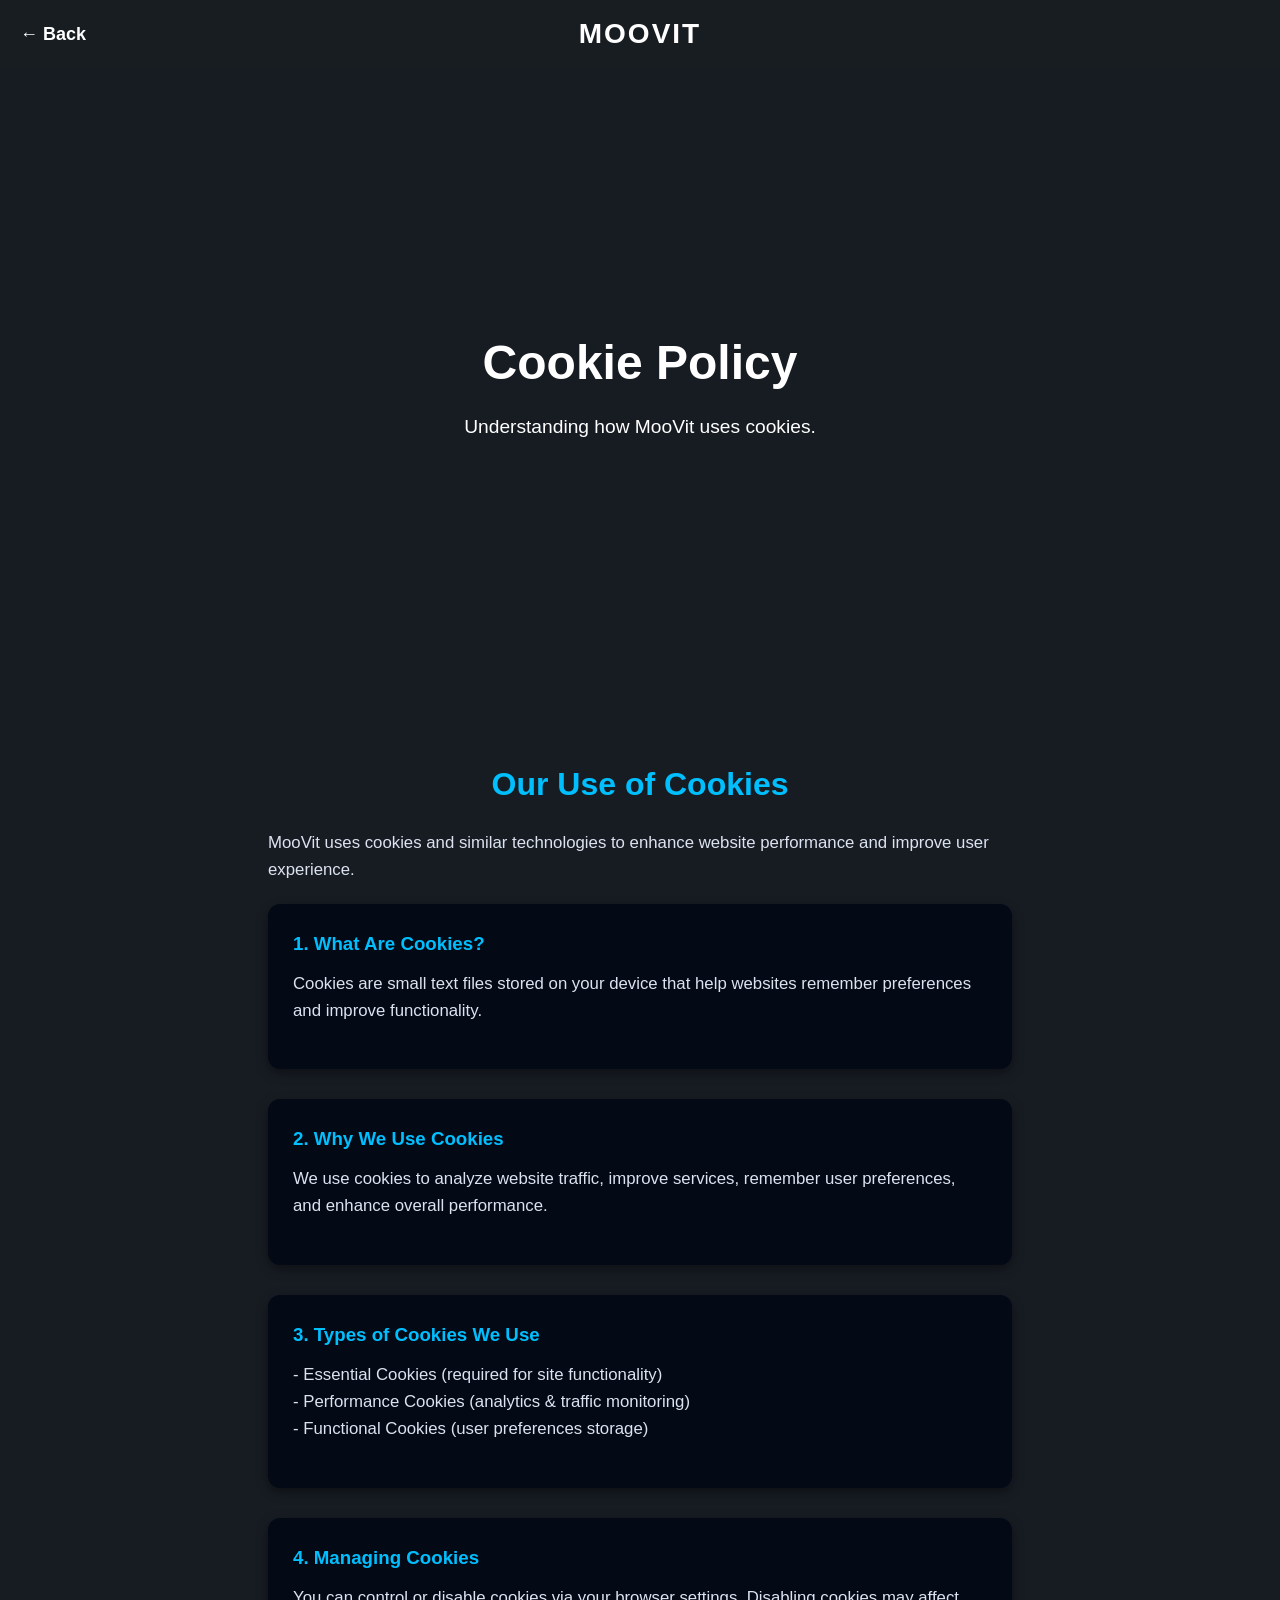
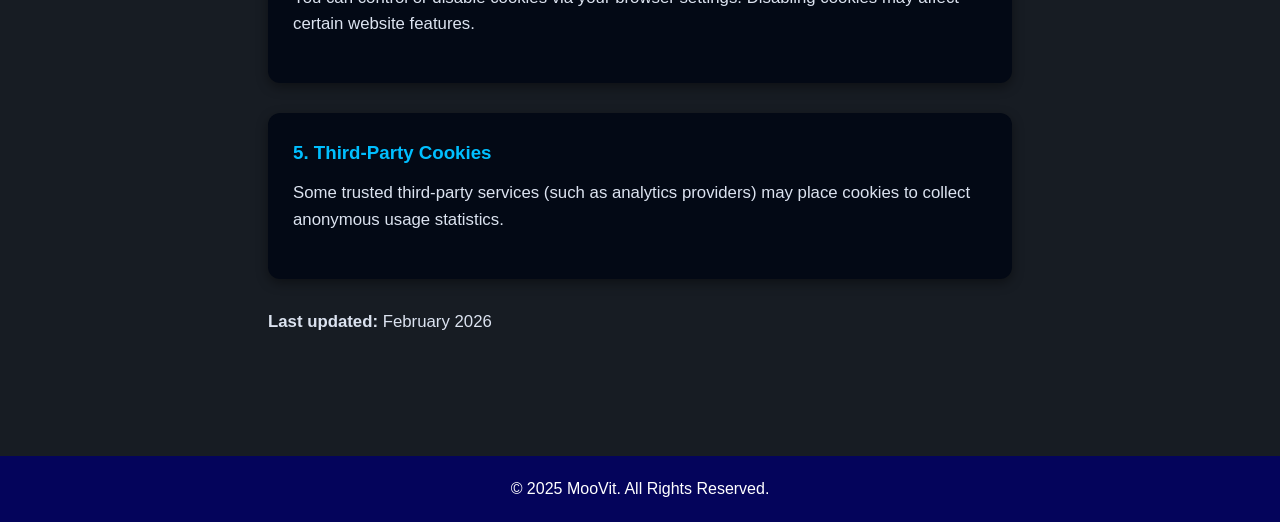
<file: cookie.html>
<!DOCTYPE html>
<html lang="en">
<head>
  <meta charset="UTF-8" />
  <meta name="viewport" content="width=device-width, initial-scale=1.0" />
  <link rel="icon" href="favicon.png" />
  <title>Cookie Policy | MooVit</title>
  <!-- COPY SAME STYLE BLOCK FROM privacy.html -->
      <style>
      /* Global Styles */
      * {
        margin: 0;
        padding: 0;
        box-sizing: border-box;
        font-family: "Poppins", sans-serif;
      }
      body {
        background: #171c23; /* dark base */
        color: #f5f7fa;
        line-height: 1.6;
      }

      /* Navbar */
      .navbar {
        display: flex;
        justify-content: center;
        align-items: center;
        background: rgb(24, 29, 34);
        padding: 12px 20px;
        position: relative;
        color: white;
      }
      .logo {
        font-size: 28px;
        font-weight: 900;
        letter-spacing: 2px;
        text-transform: uppercase;
        color: white;
        text-align: center;
      }
      .back-btn {
        position: absolute;
        left: 20px;
      }
      .back-btn a {
        color: white;
        text-decoration: none;
        font-size: 18px;
        font-weight: bold;
        transition: 0.3s ease;
      }
      .back-btn a:hover {
        color: #00bfff;
        transform: translateX(-5px);
      }

      /* Hero Section */
      .hero {
        background: linear-gradient(rgba(3, 7, 13, 0.9), rgba(10, 31, 68, 0.9)),
          urlab(2.71% 0.51 -5.4 / 0.9) center/cover no-repeat
            url("https://images.unsplash.com/photo-1506744038136-46273834b3fb?ixlib=rb-4.0.3&ixid=M3w5dHx8MHx8fGF8fHx8fHwxNjkwNzE3MDI0&auto=format&fit=crop&w=1470&q=80");
        color: white;
        height: 70vh;
        display: flex;
        align-items: center;
        justify-content: center;
        text-align: center;
        animation: fadeIn 2s ease-in;
      }
      .hero h1 {
        font-size: 3rem;
        margin-bottom: 10px;
        animation: slideDown 1s ease-in-out;
      }
      .hero p {
        font-size: 1.2rem;
        animation: slideUp 1.5s ease-in-out;
      }

      /* Content Section */
      .privacy {
        padding: 60px 10%;
        max-width: 1000px;
        margin: auto;
      }
      .privacy h2 {
        font-size: 2rem;
        margin-bottom: 20px;
        color: #00bfff;
        text-align: center;
      }
      .privacy p {
        font-size: 1.05rem;
        margin-bottom: 20px;
        color: #dce3f0;
      }
      .policy-section {
        background: #030915;
        padding: 25px;
        margin-bottom: 30px;
        border-radius: 12px;
        box-shadow: 0 4px 12px rgba(0, 0, 0, 0.4);
        transition: transform 0.3s;
        animation: zoomIn 1s ease;
      }
      .policy-section:hover {
        transform: translateY(-5px);
      }
      .policy-section h3 {
        margin-bottom: 12px;
        color: #00bfff;
      }

      /* Footer */
      footer {
        background: #04045b;
        color: white;
        text-align: center;
        padding: 20px;
        margin-top: 40px;
      }

      /* Animations */
      @keyframes fadeIn {
        from {
          opacity: 0;
        }
        to {
          opacity: 1;
        }
      }
      @keyframes slideDown {
        from {
          transform: translateY(-50px);
          opacity: 0;
        }
        to {
          transform: translateY(0);
          opacity: 1;
        }
      }
      @keyframes slideUp {
        from {
          transform: translateY(50px);
          opacity: 0;
        }
        to {
          transform: translateY(0);
          opacity: 1;
        }
      }
      @keyframes zoomIn {
        from {
          transform: scale(0.9);
          opacity: 0;
        }
        to {
          transform: scale(1);
          opacity: 1;
        }
      }
    </style>
</head>
<body>

<nav class="navbar">
  <div class="back-btn">
    <a href="index.html">&#8592; Back</a>
  </div>
  <div class="logo">MooVit</div>
</nav>

<section class="hero">
  <div class="hero-content">
    <h1>Cookie Policy</h1>
    <p>Understanding how MooVit uses cookies.</p>
  </div>
</section>

<section class="privacy">
  <h2>Our Use of Cookies</h2>
  <p>
    MooVit uses cookies and similar technologies to enhance website performance
    and improve user experience.
  </p>

  <div class="policy-section">
    <h3>1. What Are Cookies?</h3>
    <p>
      Cookies are small text files stored on your device that help websites
      remember preferences and improve functionality.
    </p>
  </div>

  <div class="policy-section">
    <h3>2. Why We Use Cookies</h3>
    <p>
      We use cookies to analyze website traffic, improve services, remember user
      preferences, and enhance overall performance.
    </p>
  </div>

  <div class="policy-section">
    <h3>3. Types of Cookies We Use</h3>
    <p>
      - Essential Cookies (required for site functionality)<br>
      - Performance Cookies (analytics & traffic monitoring)<br>
      - Functional Cookies (user preferences storage)
    </p>
  </div>

  <div class="policy-section">
    <h3>4. Managing Cookies</h3>
    <p>
      You can control or disable cookies via your browser settings.
      Disabling cookies may affect certain website features.
    </p>
  </div>

  <div class="policy-section">
    <h3>5. Third-Party Cookies</h3>
    <p>
      Some trusted third-party services (such as analytics providers)
      may place cookies to collect anonymous usage statistics.
    </p>
  </div>

  <p><b>Last updated:</b> February 2026</p>
</section>


<footer>
  <p>© 2025 MooVit. All Rights Reserved.</p>
</footer>

</body>
</html>
</file>
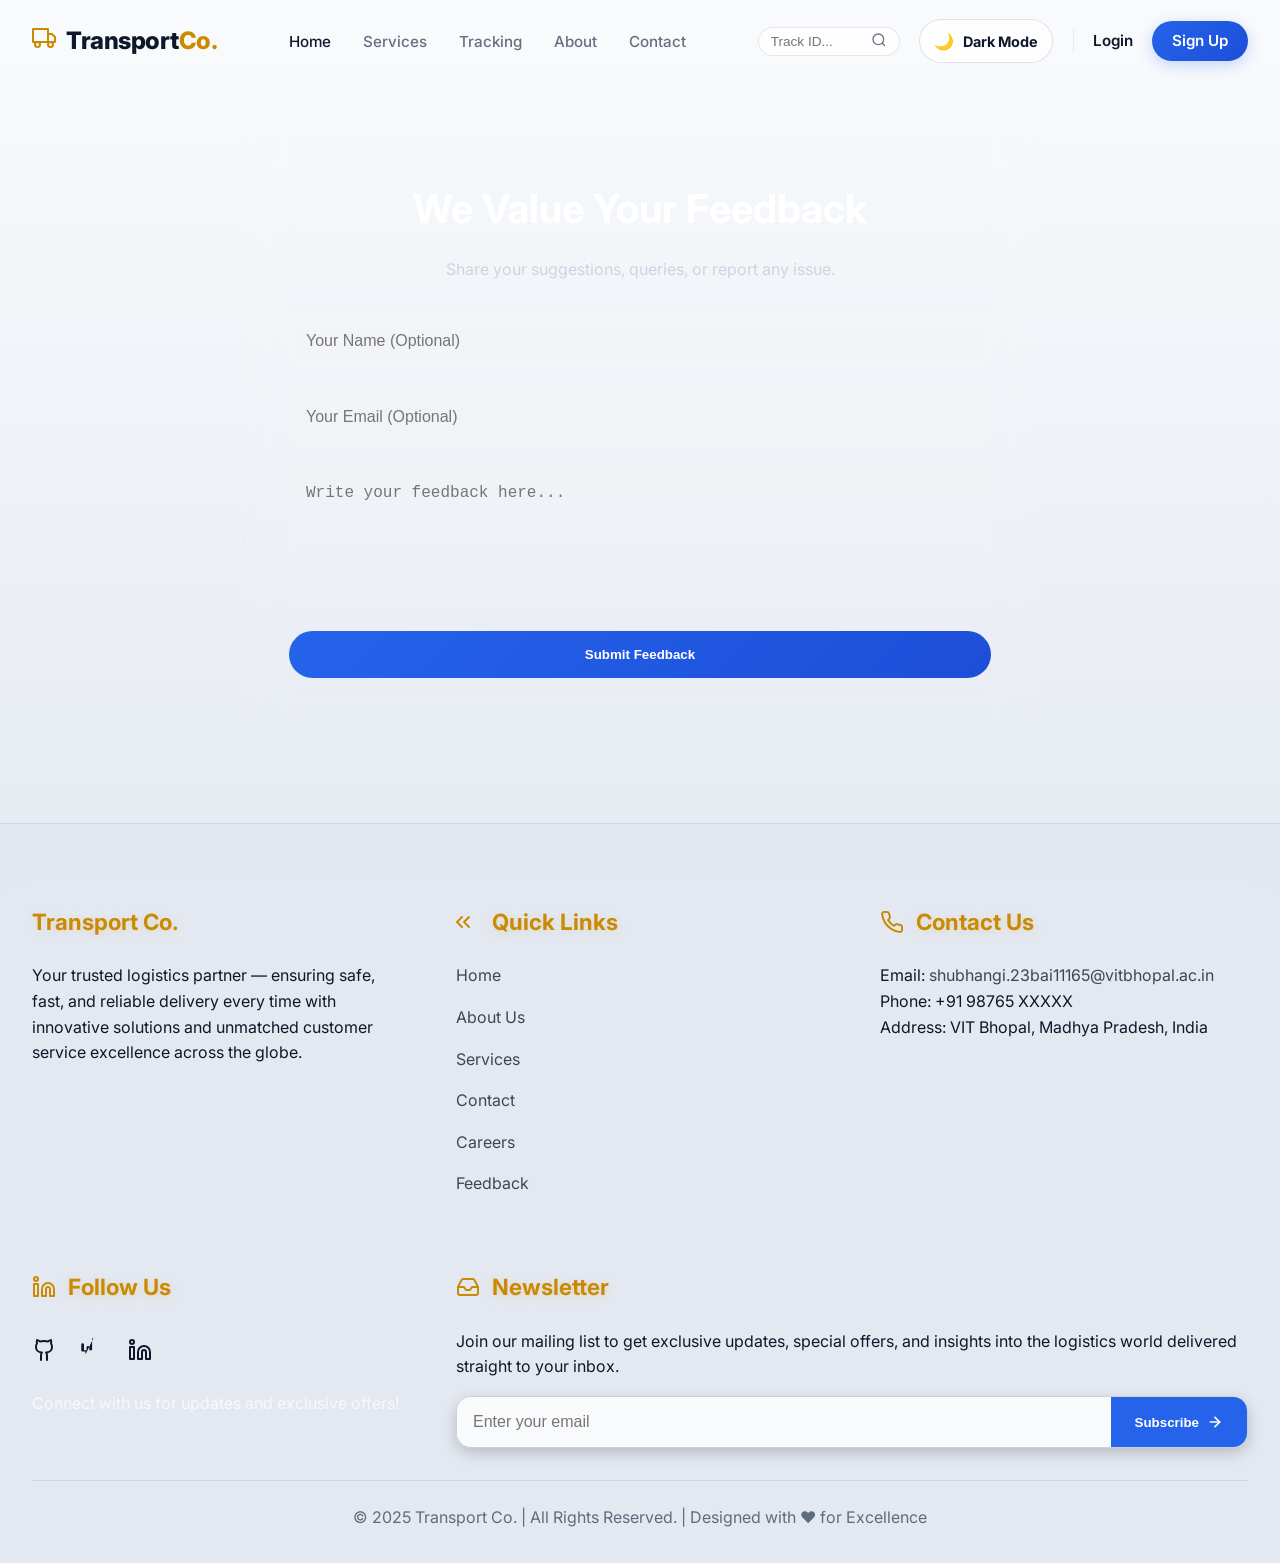
<file: feedback.html>
<!DOCTYPE html>
<html lang="en">
<head>
  <meta charset="UTF-8">
  <meta name="viewport" content="width=device-width, initial-scale=1.0">
  <link rel="icon" href="../favicon.png">
  <title>Feedback - Transport Co.</title>
  <link href="https://fonts.googleapis.com/css2?family=Inter:wght@400;600;700;800&display=swap" rel="stylesheet">
  <link rel="stylesheet" href="transport.css">
  <script>
    function getStoredTheme(defaultTheme = 'light') {
      try {
        return localStorage.getItem('moovit-theme') || defaultTheme;
      } catch {
        return defaultTheme;
      }
    }

    function setStoredTheme(theme) {
      try {
        localStorage.setItem('moovit-theme', theme);
      } catch {
        // Ignore storage failures gracefully
      }
    }

    document.documentElement.setAttribute('data-theme', getStoredTheme());
  </script>
   <style>
    .feedback-section {
      max-width: 800px;
      margin: 8rem auto 4rem;
      padding: 3rem;
      background: var(--panel-bg);
      border: 1px solid var(--panel-border);
      backdrop-filter: blur(20px);
      border-radius: 20px;
      text-align: center;
    }

    .feedback-section h2 {
      font-size: 2.5rem;
      margin-bottom: 1rem;
      color: var(--text-primary);
    }

    .feedback-section p {
      color: var(--text-muted);
      margin-bottom: 2rem;
    }

    .feedback-form {
      display: flex;
      flex-direction: column;
      gap: 1.5rem;
    }

    .feedback-form input,
    .feedback-form textarea {
      padding: 1rem;
      border-radius: 12px;
      border: 1px solid var(--input-border);
      background: var(--input-bg);
      color: var(--input-text);
      font-size: 1rem;
      outline: none;
      transition: 0.3s;
    }

    .feedback-form input:focus,
    .feedback-form textarea:focus {
      border-color: var(--accent-strong);
      box-shadow: 0 0 20px rgba(202, 138, 4, 0.22);
    }

    .feedback-form textarea {
      resize: none;
      min-height: 140px;
    }

    .feedback-form button {
      padding: 1rem;
      border-radius: 50px;
      border: none;
      background: linear-gradient(135deg, var(--button-primary) 0%, var(--button-primary-hover) 100%);
      color: white;
      font-weight: 700;
      cursor: pointer;
      transition: 0.3s;
    }

    .feedback-form button:hover {
      transform: scale(1.05);
      box-shadow: 0 10px 25px rgba(37,99,235,0.5);
    }

    /* Popup */
    .popup {
      position: fixed;
      inset: 0;
      background: var(--overlay-bg);
      display: none;
      justify-content: center;
      align-items: center;
      z-index: 2000;
    }

    .popup-content {
      background: var(--modal-bg);
      padding: 2rem 3rem;
      border-radius: 20px;
      text-align: center;
      animation: fadeIn 0.4s ease;
      border: 1px solid var(--panel-border);
      color: var(--text-primary);
    }

    @keyframes fadeIn {
      from { opacity: 0; transform: translateY(-20px); }
      to { opacity: 1; transform: translateY(0); }
    }

  </style>
  <style>
    .feedback-section {
      max-width: 800px;
      margin: 8rem auto 4rem;
      padding: 3rem;
      background: rgba(255,255,255,0.03);
      border: 1px solid rgba(255,255,255,0.08);
      backdrop-filter: blur(20px);
      border-radius: 20px;
      text-align: center;
    }

    .feedback-section h2 {
      font-size: 2.5rem;
      margin-bottom: 1rem;
      color: white;
    }

    .feedback-section p {
      color: #cbd5e1;
      margin-bottom: 2rem;
    }

    .feedback-form {
      display: flex;
      flex-direction: column;
      gap: 1.5rem;
    }

    .feedback-form input,
    .feedback-form textarea {
      padding: 1rem;
      border-radius: 12px;
      border: 1px solid rgba(255,255,255,0.2);
      background: rgba(255,255,255,0.05);
      color: white;
      font-size: 1rem;
      outline: none;
      transition: 0.3s;
    }

    .feedback-form input:focus,
    .feedback-form textarea:focus {
      border-color: #ffd700;
      box-shadow: 0 0 20px rgba(255,215,0,0.3);
    }

    .feedback-form textarea {
      resize: none;
      min-height: 140px;
    }

    .feedback-form button {
      padding: 1rem;
      border-radius: 50px;
      border: none;
      background: linear-gradient(135deg, #2563eb 0%, #1d4ed8 100%);
      color: white;
      font-weight: 700;
      cursor: pointer;
      transition: 0.3s;
    }

    .feedback-form button:hover {
      transform: scale(1.05);
      box-shadow: 0 10px 25px rgba(37,99,235,0.5);
    }

    /* Popup */
    .popup {
      position: fixed;
      inset: 0;
      background: rgba(0,0,0,0.8);
      display: none;
      justify-content: center;
      align-items: center;
      z-index: 2000;
    }

    .popup-content {
      background: rgba(15,23,42,0.95);
      padding: 2rem 3rem;
      border-radius: 20px;
      text-align: center;
      animation: fadeIn 0.4s ease;
    }

    @keyframes fadeIn {
      from { opacity: 0; transform: translateY(-20px); }
      to { opacity: 1; transform: translateY(0); }
    }

  </style>
</head>

<body data-theme="light">

<!-- COPY HEADER FROM index.html HERE -->

<header id="main-header" class="modern-header">
    <div class="header-content">
      <a href="#" class="brand-logo">
        <span class="logo-icon"><svg width="24" height="24" viewBox="0 0 24 24" fill="none" stroke="currentColor"
            stroke-width="2" stroke-linecap="round" stroke-linejoin="round">
            <rect x="1" y="3" width="15" height="13"></rect>
            <polygon points="16 8 20 8 23 11 23 16 16 16 16 8"></polygon>
            <circle cx="5.5" cy="18.5" r="2.5"></circle>
            <circle cx="18.5" cy="18.5" r="2.5"></circle>
          </svg></span>
        <span class="logo-text">Transport<span class="highlight">Co.</span></span>
      </a>
      <nav class="desktop-nav">
        <ul class="nav-links">
          <li><a href="index.html" class="nav-link active">Home</a></li>
          <li><a href="services.html" class="nav-link">Services</a></li>
          <li><a href="#" class="nav-link">Tracking</a></li>
          <li><a href="about.html" class="nav-link">About</a></li>
          <li><a href="contact.html" class="nav-link">Contact</a></li>
        </ul>
      </nav>
      <div class="header-actions">
        <div class="search-bar-mini">
          <input type="text" placeholder="Track ID...">
          <button><svg width="16" height="16" viewBox="0 0 24 24" fill="none" stroke="currentColor" stroke-width="2">
              <circle cx="11" cy="11" r="8" />
              <line x1="21" y1="21" x2="16.65" y2="16.65" />
            </svg></button>
        </div>
        <button class="theme-toggle" type="button" aria-label="Toggle color theme" aria-pressed="false">
          <span class="theme-toggle-icon" aria-hidden="true">🌙</span>
          <span class="theme-toggle-label">Dark Mode</span>
        </button>
        <div class="auth-divider"></div>
        <a href="#" onclick="openLoginPopup()" class="btn-text">Login</a>
        <a href="#" onclick="openSignupPopup()" class="btn-header-cta">Sign Up</a>
        <button class="mobile-toggle"><span class="bar"></span><span class="bar"></span><span
            class="bar"></span></button>
      </div>
    </div>
    <div class="mobile-menu">
      <a href="index.html">Home</a><a href="services.html">Services</a><a href="#">Tracking</a><a
        href="contact.html">Contact</a>
      <button class="theme-toggle mobile-theme-toggle" type="button" aria-label="Toggle color theme" aria-pressed="false">
        <span class="theme-toggle-icon" aria-hidden="true">🌙</span>
        <span class="theme-toggle-label">Dark Mode</span>
      </button>
      <div class="mobile-auth"><a href="#" onclick="openLoginPopup()">Login</a><a href="#"
          onclick="openSignupPopup()">Sign Up</a></div>
    </div>
  </header>

<main class="feedback-section">
  <h2>We Value Your Feedback</h2>
  <p>Share your suggestions, queries, or report any issue.</p>

  <form class="feedback-form" id="feedbackForm">
    <input type="text" placeholder="Your Name (Optional)">
    <input type="email" placeholder="Your Email (Optional)">
    <textarea placeholder="Write your feedback here..." required></textarea>
    <button type="submit">Submit Feedback</button>
  </form>
</main>

<div class="popup" id="thankPopup">
  <div class="popup-content">
    <h3>🎉 Thank You!</h3>
    <p>Your feedback has been successfully submitted.</p>
    <button onclick="closePopup()" style="margin-top:1rem;padding:0.6rem 1.5rem;border-radius:20px;border:none;background:#2563eb;color:white;">Close</button>
  </div>
</div>

<!-- COPY FOOTER FROM index.html HERE -->

<footer >
    <div class="footer-container">
      <div class="footer-about">
        <h3>Transport Co.</h3>
        <p>Your trusted logistics partner — ensuring safe, fast, and reliable delivery every time with innovative
          solutions and unmatched customer service excellence across the globe.</p>
      </div>

      <div class="footer-links">
        <h4><svg xmlns="http://www.w3.org/2000/svg" width="24" height="24" viewBox="0 0 24 24" fill="none"
            stroke="currentColor" stroke-width="2" stroke-linecap="round" stroke-linejoin="round">
            <path d="m13 17-5-5 5-5" />
            <path d="m6 17-5-5 5-5" />
          </svg>Quick Links</h4>
        <ul>
          <li><a href="index.html">Home</a></li>
          <li><a href="about.html">About Us</a></li>
          <li><a href="services.html">Services</a></li>
          <li><a href="contact.html">Contact</a></li>
          <li><a href="careers.html">Careers</a></li>
          <li><a href="feedback.html">Feedback</a></li>
        </ul>
      </div>

      <div class="footer-contact">
        <h4><svg xmlns="http://www.w3.org/2000/svg" width="24" height="24" viewBox="0 0 24 24" fill="none"
            stroke="currentColor" stroke-width="2" stroke-linecap="round" stroke-linejoin="round">
            <path
              d="M22 16.92v3a2 2 0 0 1-2.18 2 19.79 19.79 0 0 1-8.63-3.07 19.5 19.5 0 0 1-6-6 19.79 19.79 0 0 1-3.07-8.67A2 2 0 0 1 4.11 2h3a2 2 0 0 1 2 1.72 12.84 12.84 0 0 0 .7 2.81 2 2 0 0 1-.45 2.11L8.09 9.91a16 16 0 0 0 6 6l1.27-1.27a2 2 0 0 1 2.11-.45 12.84 12.84 0 0 0 2.81.7A2 2 0 0 1 22 16.92z" />
          </svg>Contact Us</h4>
        <p>Email: <a href="mailto:shubhangi.23bai11165@vitbhopal.ac.in">shubhangi.23bai11165@vitbhopal.ac.in</a></p>
        <p>Phone: +91 98765 XXXXX</p>
        <p>Address: VIT Bhopal, Madhya Pradesh, India</p>
      </div>

      <div class="footer-social">
        <h4><svg xmlns="http://www.w3.org/2000/svg" width="24" height="24" viewBox="0 0 24 24" fill="none"
            stroke="currentColor" stroke-width="2" stroke-linecap="round" stroke-linejoin="round">
            <path d="M16 8a6 6 0 0 1 6 6v7h-4v-7a2 2 0 0 0-2-2 2 2 0 0 0-2 2v7h-4v-7a6 6 0 0 1 6-6z" />
            <rect width="4" height="12" x="2" y="9" />
            <circle cx="4" cy="4" r="2" />
          </svg>Follow Us</h4>
        <div class="social-icons">
          <a href="https://github.com/ShubhangiRoy12" target="_blank" rel="noopener noreferrer" aria-label="GitHub"><svg
              xmlns="http://www.w3.org/2000/svg" width="24" height="24" viewBox="0 0 24 24" fill="none"
              stroke="currentColor" stroke-width="2" stroke-linecap="round" stroke-linejoin="round">
              <path
                d="M15 22v-4a4.8 4.8 0 0 0-1-3.5c3 0 6-2 6-5.5.08-1.25-.27-2.48-1-3.5.28-1.15.28-2.35 0-3.5 0 0-1 0-3 1.5-2.64-.5-5.36-.5-8 0C6 2 5 2 5 2c-.3 1.15-.3 2.35 0 3.5A5.403 5.403 0 0 0 4 9c0 3.5 3 5.5 6 5.5-.39.49-.68 1.05-.85 1.65-.17.6-.22 1.23-.15 1.85v4" />
            </svg></a>
          <a href="https://leetcode.com/u/Shubhangi12/" target="_blank" rel="noopener noreferrer"
            aria-label="LeetCode"><svg xmlns="http://www.w3.org/2000/svg" width="24" height="24" viewBox="0 0 24 24"
              fill="currentColor">
              <path
                d="M13.483 0a1.374 1.374 0 0 0-1.374 1.374v10.852h-2.826v-2.826a1.374 1.374 0 0 0-2.748 0v2.826H4.009v-5.54a1.374 1.374 0 0 0-2.748 0v5.54a1.374 1.374 0 0 0 1.374 1.374h2.826v2.826a1.374 1'374 0 0 0 2.748 0v-2.826h2.526v2.719a1.374 1.374 0 0 0 2.748 0v-2.719h2.826a1.374 1.374 0 0 0 1.374-1.374V1.374A1.374 1.374 0 0 0 13.483 0zm-2.826 14.944H8.13v-2.826h2.527v2.826zm0-4.2h-2.527v-2.826h2.527v2.826z" />
            </svg></a>
          <a href="https://www.linkedin.com/in/shubhangi-roy-762a3427a/" target="_blank" rel="noopener noreferrer"
            aria-label="LinkedIn"><svg xmlns="http://www.w3.org/2000/svg" width="24" height="24" viewBox="0 0 24 24"
              fill="none" stroke="currentColor" stroke-width="2" stroke-linecap="round" stroke-linejoin="round">
              <path d="M16 8a6 6 0 0 1 6 6v7h-4v-7a2 2 0 0 0-2-2 2 2 0 0 0-2 2v7h-4v-7a6 6 0 0 1 6-6z" />
              <rect width="4" height="12" x="2" y="9" />
              <circle cx="4" cy="4" r="2" />
            </svg></a>
        </div>
        <p style="margin-top: 1rem; color: rgba(255, 255, 255, 0.7);">Connect with us for updates and exclusive offers!
        </p>
      </div>

      <div class="footer-newsletter">
        <h4><svg xmlns="http://www.w3.org/2000/svg" width="24" height="24" viewBox="0 0 24 24" fill="none"
            stroke="currentColor" stroke-width="2" stroke-linecap="round" stroke-linejoin="round">
            <path d="M22 12h-6l-2 3h-4l-2-3H2" />
            <path
              d="M5.45 5.11 2 12v6a2 2 0 0 0 2 2h16a2 2 0 0 0 2-2v-6l-3.45-6.89A2 2 0 0 0 16.76 4H7.24a2 2 0 0 0-1.79 1.11z" />
          </svg>Newsletter</h4>
        <p>Join our mailing list to get exclusive updates, special offers, and insights into the logistics world
          delivered
          straight to your inbox.</p>
        <form class="newsletter-form">
          <input type="email" placeholder="Enter your email" required>
          <button type="submit">Subscribe <svg xmlns="http://www.w3.org/2000/svg" width="16" height="16"
              viewBox="0 0 24 24" fill="none" stroke="currentColor" stroke-width="2.5" stroke-linecap="round"
              stroke-linejoin="round">
              <line x1="5" y1="12" x2="19" y2="12" />
              <polyline points="12 5 19 12 12 19" />
            </svg></button>
        </form>
      </div>
    </div>
    <div class="footer-bottom">
      <p>&copy; 2025 Transport Co. | All Rights Reserved. | Designed with ❤️ for Excellence</p>
    </div>
  </footer>
<script>
  const root = document.documentElement;
  const body = document.body;
  const themeButtons = document.querySelectorAll(".theme-toggle");

  function applyTheme(theme) {
    root.setAttribute("data-theme", theme);
    body.setAttribute("data-theme", theme);
    setStoredTheme(theme);

    themeButtons.forEach((button) => {
      const icon = button.querySelector(".theme-toggle-icon");
      const label = button.querySelector(".theme-toggle-label");
      const darkMode = theme === "dark";

      button.setAttribute("aria-pressed", String(darkMode));
      if (icon) icon.textContent = darkMode ? "☀️" : "🌙";
      if (label) label.textContent = darkMode ? "Light Mode" : "Dark Mode";
    });
  }

  applyTheme(root.getAttribute("data-theme") || "light");
  themeButtons.forEach((button) => {
    button.addEventListener("click", () => {
      const nextTheme = (root.getAttribute("data-theme") || "light") === "light" ? "dark" : "light";
      applyTheme(nextTheme);
    });
  });

  const header = document.getElementById("main-header");
  window.addEventListener("scroll", () => {
    if (window.scrollY > 50) header.classList.add("scrolled");
    else header.classList.remove("scrolled");
  });

  const menuToggle = document.querySelector(".mobile-toggle");
  const mobileMenu = document.querySelector(".mobile-menu");
  menuToggle.addEventListener("click", () => {
    mobileMenu.classList.toggle("active");
    document.body.style.overflow = mobileMenu.classList.contains("active") ? "hidden" : "auto";
  });

  const form = document.getElementById("feedbackForm");
  const popup = document.getElementById("thankPopup");

  form.addEventListener("submit", function(e){
    e.preventDefault();
    popup.style.display = "flex";
    form.reset();
  });

  function closePopup(){
    popup.style.display = "none";
  }
</script>

</body>
</html>
</file>
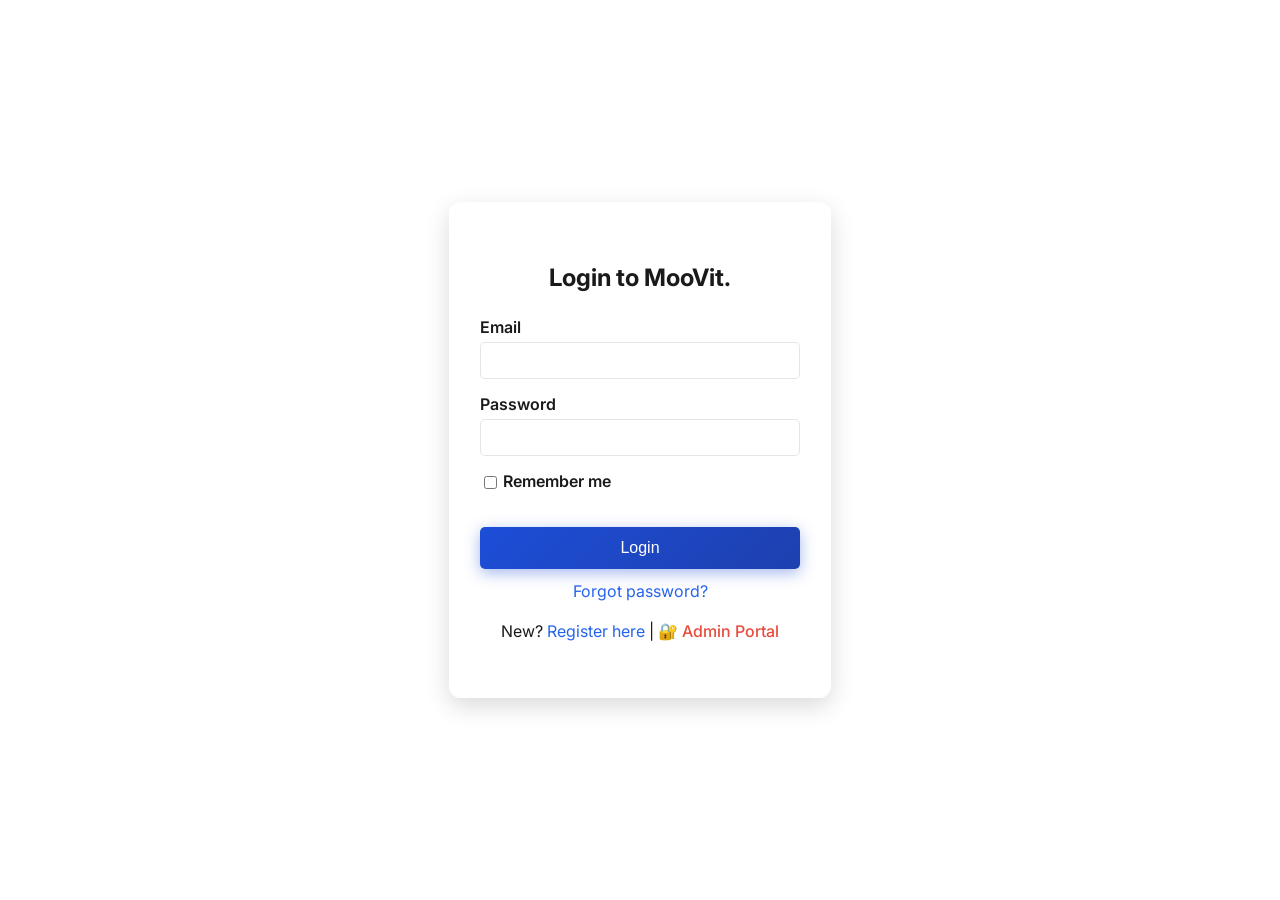
<file: login.html>
<!DOCTYPE html>
<html lang="en">

<head>
  <meta charset="UTF-8">
  <meta name="viewport" content="width=device-width, initial-scale=1.0">
  <link rel="icon" href="favicon.png">
  <title>Login - MooVit</title>
  <link rel="preconnect" href="https://fonts.googleapis.com">
  <link rel="preconnect" href="https://fonts.gstatic.com" crossorigin>
  <link href="https://fonts.googleapis.com/css2?family=Inter:wght@100;200;300;400;500;600;700;800;900&display=swap" rel="stylesheet">
  <style>
    /* theme variables copied from index.html */
    @import url('https://fonts.googleapis.com/css2?family=Inter:wght@100;200;300;400;500;600;700;800;900&display=swap');
    :root {
      --primary: #2563eb;
      --primary-light: #2d5a87;
      --secondary: #1d4ed8;
      --accent: #f59e0b;
      --glass: rgba(255, 255, 255, 0.1);
      --glass-border: rgba(255, 255, 255, 0.2);
      --bg-overlay: rgba(255, 255, 255, 0.9);
      --text-color: #1a1a1a;
      --header-bg: rgba(255, 255, 255, 0.9);
      --header-scrolled-bg: rgba(255, 255, 255, 0.95);
      --nav-color: rgba(0, 0, 0, 0.7);
      --nav-hover: #000000;
      --search-bg: rgba(0, 0, 0, 0.05);
      --search-border: rgba(0, 0, 0, 0.1);
      --btn-bg: linear-gradient(135deg, #1d4ed8 0%, #1e40af 100%);
      --btn-shadow: rgba(29, 78, 216, 0.4);
      --border-color: rgba(0, 0, 0, 0.1);
    }

    body {
      margin: 0;
      padding: 0;
      font-family: 'Inter', sans-serif;
      background: linear-gradient(var(--bg-overlay), var(--bg-overlay)),
        url('https://images.pexels.com/photos/1637438/pexels-photo-1637438.jpeg?auto=compress&cs=tinysrgb&w=1260&h=750&dpr=2');
      background-size: cover;
      background-position: center;
      height: 100vh;
      display: flex;
      justify-content: center;
      align-items: center;
      color: var(--text-color);
    }

    .auth-container {
      background: var(--bg-overlay);
      backdrop-filter: blur(10px);
      padding: 40px 30px;
      border-radius: 12px;
      width: 320px;
      box-shadow: 0 8px 25px rgba(0, 0, 0, 0.15);
      border: 1px solid var(--glass-border);
    }

    .auth-container h2 {
      text-align: center;
      margin-bottom: 25px;
      color: var(--text-color);
    }

    .auth-container label {
      display: block;
      margin-bottom: 15px;
      color: var(--text-color);
      font-weight: 600;
    }

    .auth-container input {
      width: 100%;
      padding: 10px;
      margin-top: 5px;
      border: 1px solid var(--border-color);
      border-radius: 5px;
      box-sizing: border-box;
      background: rgba(255,255,255,0.7);
      color: #000;
    }

    .auth-container button {
      width: 100%;
      padding: 12px;
      margin-top: 20px;
      background: var(--btn-bg);
      color: white;
      border: none;
      border-radius: 5px;
      font-size: 16px;
      cursor: pointer;
      transition: filter 0.3s ease;
      box-shadow: 0 4px 15px var(--btn-shadow);
    }

    .auth-container button:hover {
      filter: brightness(0.9);
    }

    .auth-container p {
      text-align: center;
      margin-top: 20px;
      color: var(--text-color);
    }

    .auth-container a {
      color: var(--primary);
      text-decoration: none;
    }

    .auth-container a:hover {
      text-decoration: underline;
    }

    /* Admin link styling */
    .admin-link-inline {
      color: #e74c3c !important;
      font-weight: 500;
    }

    .admin-link-inline:hover {
      color: #c0392b !important;
      text-decoration: underline !important;
    }

    /* Mobile responsiveness */
    @media (max-width: 768px) {
      body {
        padding: 20px;
      }

      .auth-container {
        width: 100%;
        max-width: 350px;
      }
    }

    @media (max-width: 480px) {
      .auth-container {
        padding: 30px 25px;
      }

      .auth-container p {
        font-size: 14px;
        line-height: 1.5;
      }
    }
    .remember-label {
  display: flex !important;
  align-items: center;
  margin-top: 10px;
}

.remember-checkbox {
  margin-right: 6px;
  width: auto !important;
}
  </style>
</head>

<body>
  <div class="auth-container">
    <form id="login-form">
      <h2>Login to MooVit.</h2>
      <label>Email
        <input type="email" name="email" id="email" required>
      </label>
      <label>Password
        <input type="password" name="password" id="password" required>
      </label>
      <label class="remember-label">
        <input type="checkbox" id="remember" class="remember-checkbox">
        Remember me
      </label>
      <div id="error-msg" style="color: red; text-align:center; margin-top:10px;"></div>
      <button type="submit">Login</button>
      <p style="margin-top:12px;"><a href="#" id="forgot-link">Forgot password?</a></p>
      <p>New? <a href="register.html">Register here</a> | <a href="admin.html" class="admin-link-inline">🔐 Admin Portal</a></p>
    </form>
  </div>
  
  <script>

    // populate email if remembered
    window.addEventListener('load', function () {
      const saved = localStorage.getItem('rememberedEmail');
      if (saved) {
        document.getElementById('email').value = saved;
        document.getElementById('remember').checked = true;
      }
    });

    document.getElementById('login-form').addEventListener('submit', function (e) {
      e.preventDefault();
      const email = document.getElementById('email').value.trim();
      const password = document.getElementById('password').value;
      const remember = document.getElementById('remember').checked;
      const errorMsg = document.getElementById('error-msg');
      errorMsg.textContent = '';

      // Email validation
      const emailPattern = /^[^\s@]+@[^\s@]+\.[^\s@]+$/;
      if (!emailPattern.test(email)) {
        errorMsg.textContent = 'Please enter a valid email address.';
        return;
      }


      // Password strength validation
      // Minimum 8 characters, at least one uppercase, one lowercase, one digit, and one special character
      const strongPasswordPattern = /^(?=.*[a-z])(?=.*[A-Z])(?=.*\d)(?=.*[!@#$%^&*()_+\-=[\]{};':"\\|,.<>/?]).{8,}$/;
      if (!strongPasswordPattern.test(password)) {
        errorMsg.textContent = 'Password must be at least 8 characters and include uppercase, lowercase, number, and special character.';
        return;
      }

      // handle remember me
      if (remember) {
        localStorage.setItem('rememberedEmail', email);
      } else {
        localStorage.removeItem('rememberedEmail');
      }
      // If all validations pass, redirect
      window.location.href = 'main.html';
    });

    // simple placeholder for forgot password
    document.getElementById('forgot-link').addEventListener('click', function (e) {
      e.preventDefault();
      alert('Forgot password functionality is not available in this demo.');
    });
  </script>
</body>

</html>
</file>
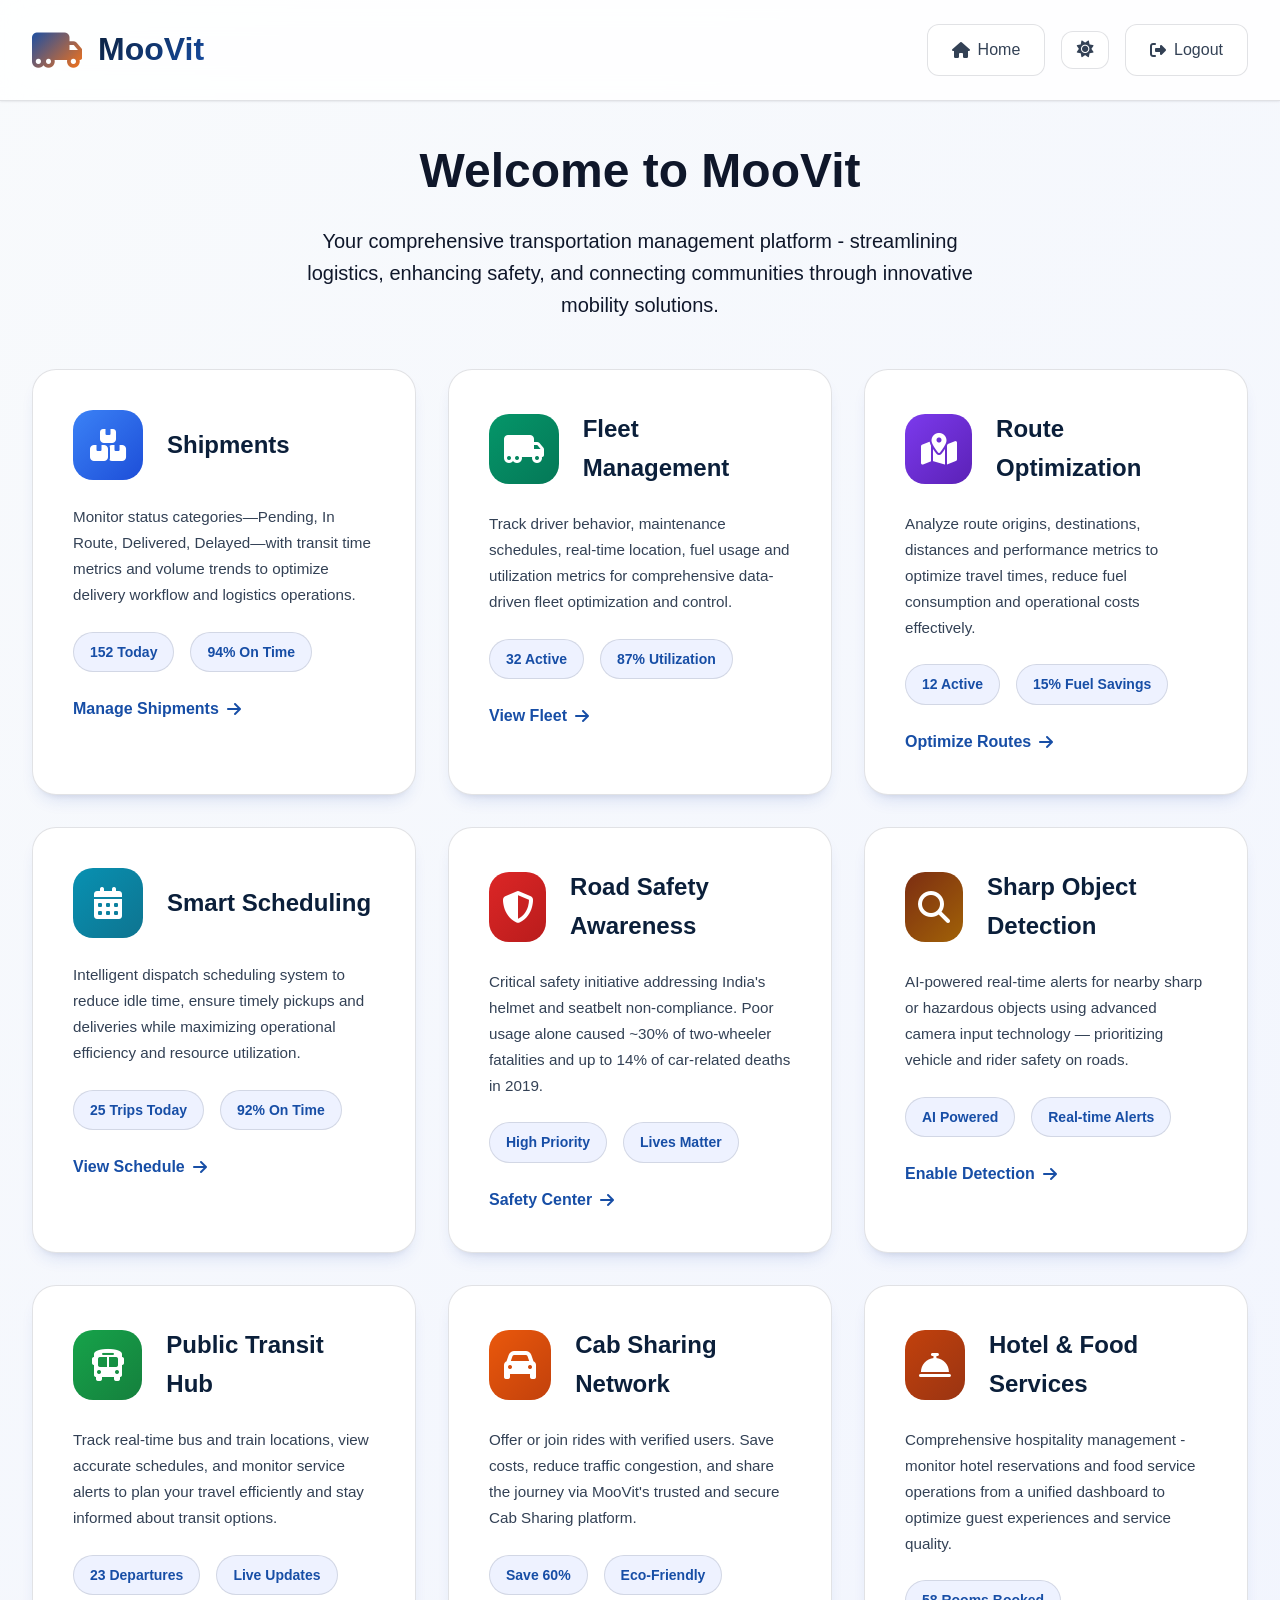
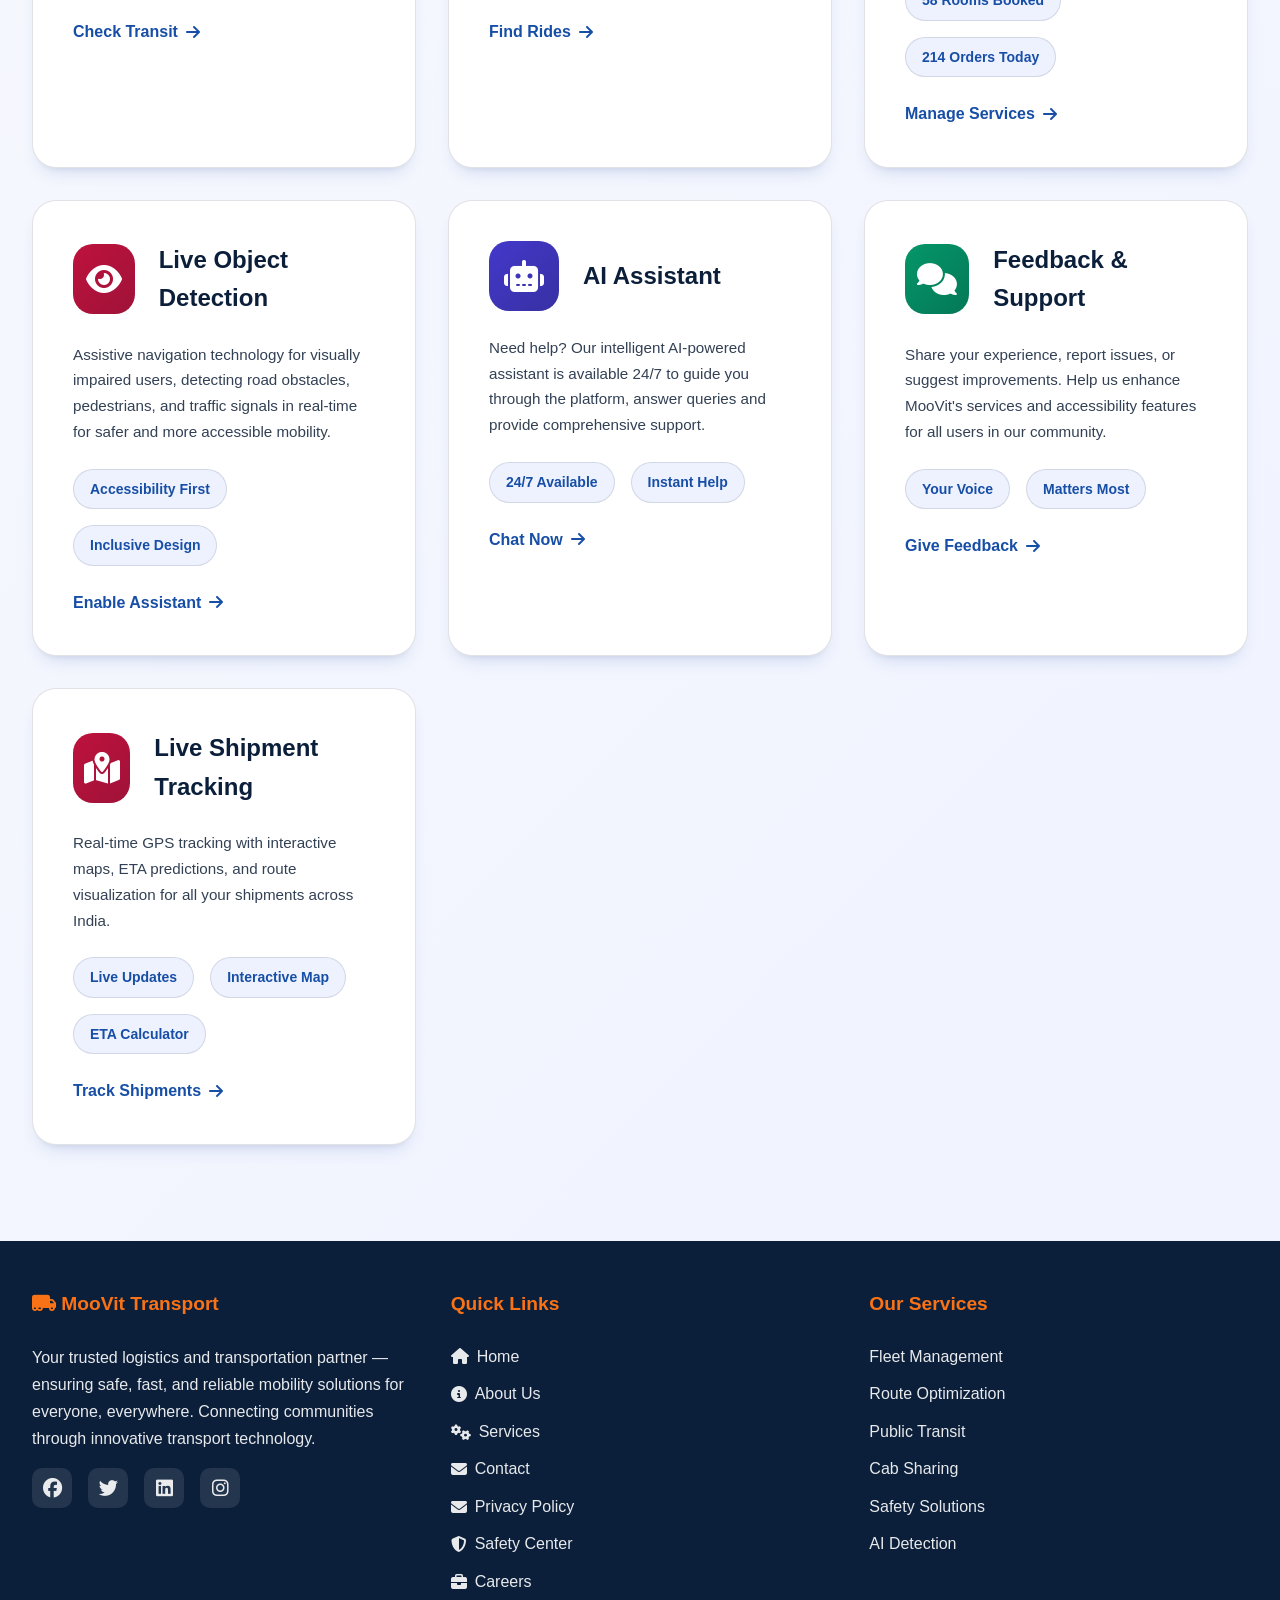
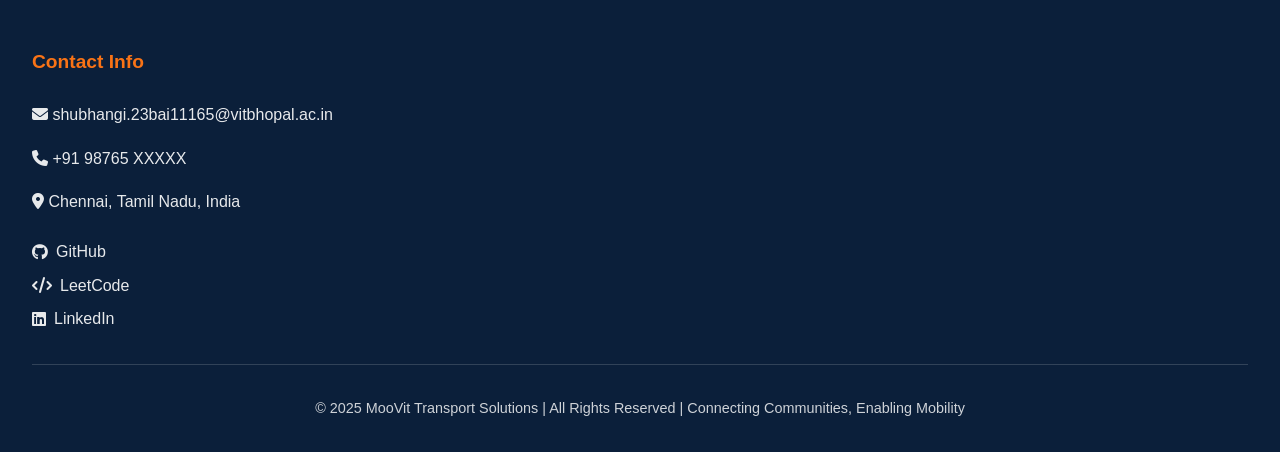
<file: main.html>
<!DOCTYPE html>
<html lang="en">
<head>
    <meta charset="UTF-8">
    <meta name="viewport" content="width=device-width, initial-scale=1.0">
    <link rel="icon" href="favicon.png">
    <title>Dashboard − MooVit</title>

    <!-- SEO Meta Tags -->
    <meta name="description" content="MooVit is a smart real-time safety assistant and transportation platform helping visually impaired users navigate safely with voice alerts, live object detection, route optimization, and logistics management.">
    <meta name="keywords" content="MooVit, visually impaired assistant, real-time object detection, voice alerts, road safety, transportation management, route optimization, logistics, accessibility, AI safety">
    <meta name="author" content="ShubhangiRoy12">
    
    <link href="https://cdnjs.cloudflare.com/ajax/libs/font-awesome/6.4.0/css/all.min.css" rel="stylesheet">
    <style>
        * {
            margin: 0;
            padding: 0;
            box-sizing: border-box;
        }

        :root {
            --primary-blue: #0f172a;
            --secondary-blue: #1e40af;
            --accent-orange: #f97316;
            --accent-green: #059669;
            --accent-purple: #7c3aed;
            --light-bg: #f8fafc;
            --white: #ffffff;
            --gray-100: #f1f5f9;
            --gray-200: #e2e8f0;
            --gray-600: #475569;
            --gray-800: #1e293b;
            --surface-1: rgba(255, 255, 255, 0.22);
            --surface-2: rgba(255, 255, 255, 0.92);
            --surface-border: rgba(255, 255, 255, 0.35);
            --hero-title: #ffffff;
            --hero-subtitle: rgba(255, 255, 255, 0.92);
            --hero-shadow: 0 4px 8px rgba(0, 0, 0, 0.3);
            --shadow-light: 0 1px 3px 0 rgb(0 0 0 / 0.1), 0 1px 2px -1px rgb(0 0 0 / 0.1);
            --shadow-medium: 0 4px 6px -1px rgb(0 0 0 / 0.1), 0 2px 4px -2px rgb(0 0 0 / 0.1);
            --shadow-large: 0 20px 25px -5px rgb(0 0 0 / 0.1), 0 8px 10px -6px rgb(0 0 0 / 0.1);
        }

        body {
            font-family: 'Inter', -apple-system, BlinkMacSystemFont, 'Segoe UI', Roboto, sans-serif;
            background: linear-gradient(135deg, #667eea 0%, #764ba2 100%);
            min-height: 100vh;
            line-height: 1.6;
            color: var(--gray-800);
            transition: background 240ms ease, color 240ms ease, border-color 240ms ease;
        }

        /* Light theme override (applied to <html> as class 'theme-light') */
        html.theme-light {
            --primary-blue: #0b1f3a;
            --secondary-blue: #174ea6;
            --accent-orange: #f97316;
            --accent-green: #059669;
            --accent-purple: #6d28d9;
            --light-bg: #f8fafc;
            --white: #ffffff;
            --gray-100: #eef2ff;
            --gray-200: #dbe7fb;
            --gray-600: #334155;
            --gray-800: #0f172a;
            --surface-1: rgba(255, 255, 255, 0.86);
            --surface-2: #ffffff;
            --surface-border: rgba(15, 23, 42, 0.12);
            --hero-title: #0f172a;
            --hero-subtitle: #334155;
            --hero-shadow: none;
            --shadow-light: 0 1px 2px 0 rgb(15 23 42 / 0.06), 0 1px 1px -1px rgb(15 23 42 / 0.08);
            --shadow-medium: 0 10px 18px -8px rgb(30 64 175 / 0.18), 0 6px 10px -8px rgb(15 23 42 / 0.14);
            --shadow-large: 0 28px 40px -20px rgb(30 64 175 / 0.26), 0 10px 18px -12px rgb(15 23 42 / 0.16);
        }

        html.theme-light body {
            background: linear-gradient(135deg, #f8fafc 0%, #eef2ff 100%);
            color: var(--gray-800);
        }
        
        /* Fix hero text visibility in light mode */
        html.theme-light .welcome-section h2 {
            color: #0f172a;
            text-shadow: 0 2px 4px rgba(0, 0, 0, 0.15);
        }

        html.theme-light .welcome-section p {
            color: #1e293b;
            opacity: 1;
        }

        html.theme-light .welcome-section h2,
        html.theme-light .welcome-section p {
            color: var(--gray-800);
            text-shadow: none;
        }

        /* Header */
         header {
        background: var(--surface-1);
        backdrop-filter: blur(15px);
        -webkit-backdrop-filter: blur(15px); /* For Safari Support */
        border-bottom: 1px solid var(--surface-border);
        padding: 1.5rem 0;
        position: sticky;
        top: 0;
        z-index: 100;
        box-shadow: var(--shadow-light);
        }

        .header-content {
            max-width: 1400px;
            margin: 0 auto;
            display: flex;
            justify-content: space-between;
            align-items: center;
            padding: 0 2rem;
        }

        .logo {
            display: flex;
            align-items: center;
            gap: 1rem;
        }

        .logo i {
            font-size: 2.5rem;
            background: linear-gradient(135deg, var(--secondary-blue), var(--accent-orange));
            -webkit-background-clip: text;
            -webkit-text-fill-color: transparent;
            background-clip: text;
        }

        .logo h1 {
            font-size: 2rem;
            font-weight: 800;
            background: linear-gradient(135deg, var(--primary-blue), var(--secondary-blue));
            -webkit-background-clip: text;
            -webkit-text-fill-color: transparent;
            background-clip: text;
        }

        .header-nav {
            display: flex;
            gap: 1rem;
            align-items: center;
        }

        .header-nav a {
            display: flex;
            align-items: center;
            gap: 0.5rem;
            color: var(--gray-600);
            text-decoration: none;
            font-weight: 500;
            padding: 0.75rem 1.5rem;
            border-radius: 12px;
            transition: all 0.3s ease;
            background: var(--surface-2);
            border: 1px solid var(--surface-border);
        }

        .header-nav a:hover {
            background: var(--accent-orange);
            color: white;
            transform: translateY(-2px);
            box-shadow: var(--shadow-medium);
        }

        /* Theme toggle button (matches header links) */
        .theme-toggle {
            display: inline-flex;
            align-items: center;
            gap: 0.6rem;
            padding: 0.6rem 0.9rem;
            border-radius: 12px;
            border: 1px solid var(--surface-border);
            background: var(--surface-2);
            color: var(--gray-600);
            font-weight: 500;
            cursor: pointer;
            transition: all 0.22s ease;
        }

        .theme-toggle i { font-size: 1.05rem; }

        .theme-toggle:hover {
            background: var(--accent-orange);
            color: white;
            transform: translateY(-2px);
            box-shadow: var(--shadow-medium);
        }

        .theme-toggle:focus { outline: none; box-shadow: 0 0 0 4px rgba(249,115,22,0.12); }

        /* Main Container */
        .main-container {
            max-width: 1400px;
            margin: 0 auto;
            padding: 2rem;
        }

        /* Welcome Section */
        .welcome-section {
            text-align: center;
            margin-bottom: 3rem;
            color: var(--hero-title);
        }

        .welcome-section h2 {
            font-size: 3rem;
            font-weight: 800;
            margin-bottom: 1rem;
            text-shadow: var(--hero-shadow);
        }

        .welcome-section p {
            font-size: 1.25rem;
            color: var(--hero-subtitle);
            max-width: 700px;
            margin: 0 auto;
            font-weight: 400;
        }

        /* Service Grid */
        .services-grid {
            display: grid;
            grid-template-columns: repeat(auto-fit, minmax(380px, 1fr));
            gap: 2rem;
        }

        .service-card {
            background: var(--surface-2);
            border-radius: 24px;
            text-decoration: none;
            color: inherit;
            overflow: hidden;
            transition: all 0.4s cubic-bezier(0.4, 0, 0.2, 1);
            box-shadow: var(--shadow-medium);
            border: 1px solid var(--surface-border);
            position: relative;
        }

        .service-card::before {
            content: '';
            position: absolute;
            top: 0;
            left: 0;
            right: 0;
            height: 4px;
            background: linear-gradient(90deg, var(--secondary-blue), var(--accent-orange));
            transform: scaleX(0);
            transform-origin: left;
            transition: transform 0.4s ease;
        }

        .service-card:hover::before {
            transform: scaleX(1);
        }

        .service-card:hover {
            transform: translateY(-12px) scale(1.02);
            box-shadow: var(--shadow-large);
        }

        .card-content {
            padding: 2.5rem;
        }

        .card-header {
            display: flex;
            align-items: center;
            gap: 1.5rem;
            margin-bottom: 1.5rem;
        }

        .card-icon {
            width: 70px;
            height: 70px;
            border-radius: 20px;
            display: flex;
            align-items: center;
            justify-content: center;
            font-size: 2rem;
            color: white;
            transition: all 0.3s ease;
        }

        .service-card:hover .card-icon {
            transform: rotate(5deg) scale(1.1);
        }

        /* Icon Colors */
        .shipments .card-icon { background: linear-gradient(135deg, #3b82f6, #1d4ed8); }
        .vehicles .card-icon { background: linear-gradient(135deg, #059669, #047857); }
        .safety .card-icon { background: linear-gradient(135deg, #dc2626, #b91c1c); }
        .routes .card-icon { background: linear-gradient(135deg, #7c3aed, #5b21b6); }
        .schedule .card-icon { background: linear-gradient(135deg, #0891b2, #0e7490); }
        .sharing .card-icon { background: linear-gradient(135deg, #ea580c, #c2410c); }
        .transit .card-icon { background: linear-gradient(135deg, #16a34a, #15803d); }
        .hotel .card-icon { background: linear-gradient(135deg, #c2410c, #9a3412); }
        .detection .card-icon { background: linear-gradient(135deg, #7c2d12, #a16207); }
        .live .card-icon { background: linear-gradient(135deg, #be123c, #9f1239); }
        .chatbot .card-icon { background: linear-gradient(135deg, #4338ca, #3730a3); }
        .feedback .card-icon { background: linear-gradient(135deg, #059669, #047857); }

        .card-title {
            font-size: 1.5rem;
            font-weight: 700;
            color: var(--primary-blue);
            margin: 0;
        }

        .card-description {
            color: var(--gray-600);
            line-height: 1.7;
            margin-bottom: 1.5rem;
            font-size: 0.95rem;
        }

        .card-stats {
            display: flex;
            gap: 1rem;
            margin-bottom: 1.5rem;
            flex-wrap: wrap;
        }

        .card-stat {
            background: var(--gray-100);
            padding: 0.5rem 1rem;
            border-radius: 25px;
            font-size: 0.875rem;
            font-weight: 600;
            color: var(--secondary-blue);
            white-space: nowrap;
            border: 1px solid var(--surface-border);
        }

        .card-action {
            display: flex;
            align-items: center;
            justify-content: space-between;
            margin-top: auto;
        }

        .card-link {
            color: var(--secondary-blue);
            font-weight: 600;
            display: flex;
            align-items: center;
            gap: 0.5rem;
            transition: all 0.3s ease;
        }

        .service-card:hover .card-link {
            color: var(--accent-orange);
            transform: translateX(5px);
        }

        .card-link i {
            transition: transform 0.3s ease;
        }

        .service-card:hover .card-link i {
            transform: translateX(3px);
        }

        /* Special Card Styles */
        .featured-card {
            background: linear-gradient(135deg, #be123c, #9f1239);
            color: white;
            border: none;
        }

        .featured-card .card-title,
        .featured-card .card-description {
            color: white;
        }

        .featured-card .card-stat {
            background: rgba(255, 255, 255, 0.2);
            color: white;
        }

        .featured-card .card-link {
            color: white;
        }

        .urgent-card {
            background: linear-gradient(135deg, #f97316 0%, #ea580c 100%);
            color: white;
            border: none;
        }

        .urgent-card .card-title,
        .urgent-card .card-description {
            color: white;
        }

        .urgent-card .card-stat {
            background: rgba(255, 255, 255, 0.2);
            color: white;
        }

        .urgent-card .card-link {
            color: white;
        }

        .tracking .card-icon { 
            background: linear-gradient(135deg, #be123c, #9f1239); 
        }
        /* Footer */
        footer {
            background: var(--primary-blue);
            color: white;
            margin-top: 4rem;
            transition: background 240ms ease;
        }

        html.theme-light .featured-card,
        html.theme-light .urgent-card {
            box-shadow: var(--shadow-medium);
        }

        html.theme-light .footer-section a {
            color: rgba(255, 255, 255, 0.9);
        }

        .footer-content {
            max-width: 1400px;
            margin: 0 auto;
            padding: 3rem 2rem 2rem;
        }

        .footer-grid {
            display: grid;
            grid-template-columns: repeat(auto-fit, minmax(280px, 1fr));
            gap: 2.5rem;
            margin-bottom: 2rem;
        }

        .footer-section h3 {
            color: var(--accent-orange);
            margin-bottom: 1.5rem;
            font-weight: 700;
            font-size: 1.2rem;
        }

        .footer-section p {
            margin-bottom: 1rem;
            opacity: 0.9;
            line-height: 1.7;
        }

        .footer-section ul {
            list-style: none;
        }

        .footer-section ul li {
            margin-bottom: 0.75rem;
        }

        .footer-section a {
            color: rgba(255, 255, 255, 0.8);
            text-decoration: none;
            transition: all 0.3s ease;
            display: flex;
            align-items: center;
            gap: 0.5rem;
        }

        .footer-section a:hover {
            color: var(--accent-orange);
            transform: translateX(3px);
        }

        .footer-bottom {
            text-align: center;
            padding-top: 2rem;
            border-top: 1px solid rgba(255, 255, 255, 0.2);
            opacity: 0.8;
            font-size: 0.9rem;
        }

        .social-links {
            display: flex;
            gap: 1rem;
            margin-top: 1rem;
        }

        .social-links a {
            width: 40px;
            height: 40px;
            border-radius: 10px;
            background: rgba(255, 255, 255, 0.1);
            display: flex;
            align-items: center;
            justify-content: center;
            font-size: 1.2rem;
            transition: all 0.3s ease;
        }

        .social-links a:hover {
            background: var(--accent-orange);
            transform: translateY(-2px);
        }

        /* Responsive Design */
        @media (max-width: 768px) {
            .header-content {
                flex-direction: column;
                gap: 1rem;
                text-align: center;
            }

            .header-nav {
                width: 100%;
                justify-content: center;
                flex-wrap: wrap;
            }

            .header-nav a,
            .theme-toggle {
                min-height: 44px;
            }

            .services-grid {
                grid-template-columns: 1fr;
            }

            .welcome-section h2 {
                font-size: 2.5rem;
            }

            .welcome-section p {
                font-size: 1.05rem;
            }

            .main-container {
                padding: 1rem;
            }

            .card-content {
                padding: 2rem;
            }

            .card-header {
                flex-direction: column;
                text-align: center;
            }
        }

        /* Loading Animation */
        .service-card {
            opacity: 0;
            transform: translateY(30px);
            animation: slideUp 0.6s ease forwards;
        }

        .service-card:nth-child(2) { animation-delay: 0.1s; }
        .service-card:nth-child(3) { animation-delay: 0.2s; }
        .service-card:nth-child(4) { animation-delay: 0.3s; }
        .service-card:nth-child(5) { animation-delay: 0.4s; }
        .service-card:nth-child(6) { animation-delay: 0.5s; }

        @keyframes slideUp {
            to {
                opacity: 1;
                transform: translateY(0);
            }
        }

        @media (prefers-reduced-motion: reduce) {
            * {
                animation-duration: 0.01ms !important;
                animation-iteration-count: 1 !important;
                transition-duration: 0.01ms !important;
                scroll-behavior: auto !important;
            }
        }

        .visually-hidden {
            position: absolute;
            width: 1px;
            height: 1px;
            padding: 0;
            margin: -1px;
            overflow: hidden;
            clip: rect(0, 0, 0, 0);
            border: 0;
            white-space: nowrap;
        }
    </style>
</head>
<body>
    <!-- Header -->
    <header>
        <div class="header-content">
            <div class="logo">
                <i class="fas fa-truck-moving"></i>
                <h1>MooVit</h1>
            </div>
            <nav class="header-nav" aria-label="Main navigation">
                <a href="index.html">
                    <i class="fas fa-home" aria-hidden="true"></i>
                    Home
                </a>
                <button id="theme-toggle" class="theme-toggle" aria-pressed="false" aria-label="Toggle color mode" title="Toggle dark / light">
                    <i class="fas fa-moon" aria-hidden="true"></i>
                    <span class="visually-hidden">Toggle theme</span>
                </button>
                <a href="login.html">
                    <i class="fas fa-sign-out-alt" aria-hidden="true"></i>
                    Logout
                </a>
            </nav>
        </div>
    </header>

    <!-- Main Content -->
    <main class="main-container">
        <!-- Welcome Section -->
        <section class="welcome-section">
            <h2>Welcome to MooVit</h2>
            <p>Your comprehensive transportation management platform - streamlining logistics, enhancing safety, and connecting communities through innovative mobility solutions.</p>
        </section>

        <!-- Services Grid -->
        <section class="services-grid">
            <!-- Core Transport Services -->
            <a href="Shipments/shipments.html" class="service-card shipments">
                <div class="card-content">
                    <div class="card-header">
                        <div class="card-icon">
                            <i class="fas fa-boxes"></i>
                        </div>
                        <h2 class="card-title">Shipments</h2>
                    </div>
                    <p class="card-description">Monitor status categories—Pending, In Route, Delivered, Delayed—with transit time metrics and volume trends to optimize delivery workflow and logistics operations.</p>
                    <div class="card-stats">
                        <span class="card-stat">152 Today</span>
                        <span class="card-stat">94% On Time</span>
                    </div>
                    <div class="card-action">
                        <span class="card-link">Manage Shipments <i class="fas fa-arrow-right"></i></span>
                    </div>
                </div>
            </a>

            <a href="Vehicles/vechicle.html" class="service-card vehicles">
                <div class="card-content">
                    <div class="card-header">
                        <div class="card-icon">
                            <i class="fas fa-truck-moving"></i>
                        </div>
                        <h2 class="card-title">Fleet Management</h2>
                    </div>
                    <p class="card-description">Track driver behavior, maintenance schedules, real-time location, fuel usage and utilization metrics for comprehensive data-driven fleet optimization and control.</p>
                    <div class="card-stats">
                        <span class="card-stat">32 Active</span>
                        <span class="card-stat">87% Utilization</span>
                    </div>
                    <div class="card-action">
                        <span class="card-link">View Fleet <i class="fas fa-arrow-right"></i></span>
                    </div>
                </div>
            </a>

            <a href="Routes/route.html" class="service-card routes">
                <div class="card-content">
                    <div class="card-header">
                        <div class="card-icon">
                            <i class="fas fa-map-marked-alt"></i>
                        </div>
                        <h2 class="card-title">Route Optimization</h2>
                    </div>
                    <p class="card-description">Analyze route origins, destinations, distances and performance metrics to optimize travel times, reduce fuel consumption and operational costs effectively.</p>
                    <div class="card-stats">
                        <span class="card-stat">12 Active</span>
                        <span class="card-stat">15% Fuel Savings</span>
                    </div>
                    <div class="card-action">
                        <span class="card-link">Optimize Routes <i class="fas fa-arrow-right"></i></span>
                    </div>
                </div>
            </a>

            <a href="Schedule/schedule.html" class="service-card schedule">
                <div class="card-content">
                    <div class="card-header">
                        <div class="card-icon">
                            <i class="fas fa-calendar-alt"></i>
                        </div>
                        <h2 class="card-title">Smart Scheduling</h2>
                    </div>
                    <p class="card-description">Intelligent dispatch scheduling system to reduce idle time, ensure timely pickups and deliveries while maximizing operational efficiency and resource utilization.</p>
                    <div class="card-stats">
                        <span class="card-stat">25 Trips Today</span>
                        <span class="card-stat">92% On Time</span>
                    </div>
                    <div class="card-action">
                        <span class="card-link">View Schedule <i class="fas fa-arrow-right"></i></span>
                    </div>
                </div>
            </a>

            <!-- Safety & Awareness (Urgent) -->
            <a href="Safety and awareness/index.html" class="service-card safety">
                <div class="card-content">
                    <div class="card-header">
                        <div class="card-icon">
                            <i class="fas fa-shield-alt"></i>
                        </div>
                        <h2 class="card-title">Road Safety Awareness</h2>
                    </div>
                    <p class="card-description">Critical safety initiative addressing India's helmet and seatbelt non-compliance. Poor usage alone caused ~30% of two-wheeler fatalities and up to 14% of car-related deaths in 2019.</p>
                    <div class="card-stats">
                        <span class="card-stat">High Priority</span>
                        <span class="card-stat">Lives Matter</span>
                    </div>
                    <div class="card-action">
                        <span class="card-link">Safety Center <i class="fas fa-arrow-right"></i></span>
                    </div>
                </div>
            </a>

            <!-- AI Detection (Featured) -->
            <a href="sharp-detection/sharp-detection.html" class="service-card detection">
                <div class="card-content">
                    <div class="card-header">
                        <div class="card-icon">
                            <i class="fas fa-search"></i>
                        </div>
                        <h2 class="card-title">Sharp Object Detection</h2>
                    </div>
                    <p class="card-description">AI-powered real-time alerts for nearby sharp or hazardous objects using advanced camera input technology — prioritizing vehicle and rider safety on roads.</p>
                    <div class="card-stats">
                        <span class="card-stat">AI Powered</span>
                        <span class="card-stat">Real-time Alerts</span>
                    </div>
                    <div class="card-action">
                        <span class="card-link">Enable Detection <i class="fas fa-arrow-right"></i></span>
                    </div>
                </div>
            </a>

            <!-- Public Services -->
            <a href="Public transportation/index.html" class="service-card transit">
                <div class="card-content">
                    <div class="card-header">
                        <div class="card-icon">
                            <i class="fas fa-bus"></i>
                        </div>
                        <h2 class="card-title">Public Transit Hub</h2>
                    </div>
                    <p class="card-description">Track real-time bus and train locations, view accurate schedules, and monitor service alerts to plan your travel efficiently and stay informed about transit options.</p>
                    <div class="card-stats">
                        <span class="card-stat">23 Departures</span>
                        <span class="card-stat">Live Updates</span>
                    </div>
                    <div class="card-action">
                        <span class="card-link">Check Transit <i class="fas fa-arrow-right"></i></span>
                    </div>
                </div>
            </a>

            <a href="sharingcab/sharingcab.html" class="service-card sharing">
                <div class="card-content">
                    <div class="card-header">
                        <div class="card-icon">
                            <i class="fas fa-car"></i>
                        </div>
                        <h2 class="card-title">Cab Sharing Network</h2>
                    </div>
                    <p class="card-description">Offer or join rides with verified users. Save costs, reduce traffic congestion, and share the journey via MooVit's trusted and secure Cab Sharing platform.</p>
                    <div class="card-stats">
                        <span class="card-stat">Save 60%</span>
                        <span class="card-stat">Eco-Friendly</span>
                    </div>
                    <div class="card-action">
                        <span class="card-link">Find Rides <i class="fas fa-arrow-right"></i></span>
                    </div>
                </div>
            </a>

            <!-- Hospitality Services -->
            <a href="FoodStall_and_hotels/index.html" class="service-card hotel">
                <div class="card-content">
                    <div class="card-header">
                        <div class="card-icon">
                            <i class="fas fa-concierge-bell"></i>
                        </div>
                        <h2 class="card-title">Hotel & Food Services</h2>
                    </div>
                    <p class="card-description">Comprehensive hospitality management - monitor hotel reservations and food service operations from a unified dashboard to optimize guest experiences and service quality.</p>
                    <div class="card-stats">
                        <span class="card-stat">58 Rooms Booked</span>
                        <span class="card-stat">214 Orders Today</span>
                    </div>
                    <div class="card-action">
                        <span class="card-link">Manage Services <i class="fas fa-arrow-right"></i></span>
                    </div>
                </div>
            </a>

            <!-- Accessibility & Support -->
            <a href="live-detection/live-detection.html" class="service-card live">
                <div class="card-content">
                    <div class="card-header">
                        <div class="card-icon">
                            <i class="fas fa-eye"></i>
                        </div>
                        <h2 class="card-title">Live Object Detection</h2>
                    </div>
                    <p class="card-description">Assistive navigation technology for visually impaired users, detecting road obstacles, pedestrians, and traffic signals in real-time for safer and more accessible mobility.</p>
                    <div class="card-stats">
                        <span class="card-stat">Accessibility First</span>
                        <span class="card-stat">Inclusive Design</span>
                    </div>
                    <div class="card-action">
                        <span class="card-link">Enable Assistant <i class="fas fa-arrow-right"></i></span>
                    </div>
                </div>
            </a>

            <a href="Chatbot/index.html" class="service-card chatbot">
                <div class="card-content">
                    <div class="card-header">
                        <div class="card-icon">
                            <i class="fas fa-robot"></i>
                        </div>
                        <h2 class="card-title">AI Assistant</h2>
                    </div>
                    <p class="card-description">Need help? Our intelligent AI-powered assistant is available 24/7 to guide you through the platform, answer queries and provide comprehensive support.</p>
                    <div class="card-stats">
                        <span class="card-stat">24/7 Available</span>
                        <span class="card-stat">Instant Help</span>
                    </div>
                    <div class="card-action">
                        <span class="card-link">Chat Now <i class="fas fa-arrow-right"></i></span>
                    </div>
                </div>
            </a>

            <a href="feedback/feedback.html" class="service-card feedback">
                <div class="card-content">
                    <div class="card-header">
                        <div class="card-icon">
                            <i class="fas fa-comments"></i>
                        </div>
                        <h2 class="card-title">Feedback & Support</h2>
                    </div>
                    <p class="card-description">Share your experience, report issues, or suggest improvements. Help us enhance MooVit's services and accessibility features for all users in our community.</p>
                    <div class="card-stats">
                        <span class="card-stat">Your Voice</span>
                        <span class="card-stat">Matters Most</span>
                    </div>
                    <div class="card-action">
                        <span class="card-link">Give Feedback <i class="fas fa-arrow-right"></i></span>
                    </div>
                </div>
            </a>

            <a href="tracking-dashboard.html" class="service-card tracking">
                <div class="card-content">
                    <div class="card-header">
                        <div class="card-icon">
                            <i class="fas fa-map-marked-alt"></i>
                        </div>
                        <h2 class="card-title">Live Shipment Tracking</h2>
                    </div>
                    <p class="card-description">Real-time GPS tracking with interactive maps, ETA predictions, and route visualization for all your shipments across India.</p>
                    <div class="card-stats">
                        <span class="card-stat">Live Updates</span>
                        <span class="card-stat">Interactive Map</span>
                        <span class="card-stat">ETA Calculator</span>
                    </div>
                    <div class="card-action">
                        <span class="card-link">Track Shipments <i class="fas fa-arrow-right"></i></span>
                    </div>
                </div>
</a>
        </section>
    </main>

    <!-- Footer -->
    <footer>
        <div class="footer-content">
            <div class="footer-grid">
                <div class="footer-section">
                    <h3><i class="fas fa-truck-moving"></i> MooVit Transport</h3>
                    <p>Your trusted logistics and transportation partner — ensuring safe, fast, and reliable mobility solutions for everyone, everywhere. Connecting communities through innovative transport technology.</p>
                    <div class="social-links">
                        <a href="#"><i class="fab fa-facebook"></i></a>
                        <a href="#"><i class="fab fa-twitter"></i></a>
                        <a href="#"><i class="fab fa-linkedin"></i></a>
                        <a href="#"><i class="fab fa-instagram"></i></a>
                    </div>
                </div>

                <div class="footer-section">
                    <h3>Quick Links</h3>
                    <ul>
                        <li><a href="index.html"><i class="fas fa-home"></i> Home</a></li>
                        <li><a href="about.html"><i class="fas fa-info-circle"></i> About Us</a></li>
                        <li><a href="services.html"><i class="fas fa-cogs"></i> Services</a></li>
                        <li><a href="contact.html"><i class="fas fa-envelope"></i> Contact</a></li>
                        <li><a href="privacy.html"><i class="fas fa-envelope"></i> Privacy Policy</a></li>
                        <li><a href="safety.html"><i class="fas fa-shield-alt"></i> Safety Center</a></li>
                        <li><a href="careers.html"><i class="fas fa-briefcase"></i> Careers</a></li>
                    </ul>
                </div>

                <div class="footer-section">
                    <h3>Our Services</h3>
                    <ul>
                        <li><a href="#">Fleet Management</a></li>
                        <li><a href="#">Route Optimization</a></li>
                        <li><a href="#">Public Transit</a></li>
                        <li><a href="#">Cab Sharing</a></li>
                        <li><a href="#">Safety Solutions</a></li>
                        <li><a href="#">AI Detection</a></li>
                    </ul>
                </div>

                <div class="footer-section">
                    <h3>Contact Info</h3>
                    <p><i class="fas fa-envelope"></i> shubhangi.23bai11165@vitbhopal.ac.in</p>
                    <p><i class="fas fa-phone"></i> +91 98765 XXXXX</p>
                    <p><i class="fas fa-map-marker-alt"></i> Chennai, Tamil Nadu, India</p>
                    <div style="margin-top: 1.5rem;">
                        <a href="https://github.com/ShubhangiRoy12"><i class="fab fa-github"></i> GitHub</a>
                        <a href="https://leetcode.com/u/Shubhangi12/" style="margin: 0.5rem 0;"><i class="fas fa-code"></i> LeetCode</a>
                        <a href="https://www.linkedin.com/in/shubhangi-roy-762a3427a/"><i class="fab fa-linkedin"></i> LinkedIn</a>
                    </div>
                </div>
            </div>

            <div class="footer-bottom">
                <p>&copy; 2025 MooVit Transport Solutions | All Rights Reserved | Connecting Communities, Enabling Mobility</p>
            </div>
        </div>
    </footer>

    <script>
    (function(){
        const toggle = document.getElementById('theme-toggle');
        const storageKey = 'moovit-theme';
        const lightClass = 'theme-light';

        function setToggleContent(isLight){
            if(!toggle) return;
            const icon = isLight ? '<i class="fas fa-sun" aria-hidden="true"></i>' : '<i class="fas fa-moon" aria-hidden="true"></i>';
            toggle.innerHTML = icon + '<span class="visually-hidden">Toggle theme</span>';
            toggle.setAttribute('aria-pressed', String(isLight));
        }

        function applyTheme(theme){
            if(theme === 'light') document.documentElement.classList.add(lightClass);
            else document.documentElement.classList.remove(lightClass);
            setToggleContent(theme === 'light');
            document.documentElement.setAttribute('data-theme', theme);
        }

        function getStoredTheme(defaultTheme = 'light'){
            try {
                return localStorage.getItem(storageKey) || defaultTheme;
            } catch {
                return defaultTheme;
            }
        }

        function setStoredTheme(theme){
            try {
                localStorage.setItem(storageKey, theme);
            } catch {
                // Ignore storage failures gracefully
            }
        }

        function init(){
            let theme = getStoredTheme();
            if(!theme){
                theme = window.matchMedia && window.matchMedia('(prefers-color-scheme: light)').matches ? 'light' : 'dark';
            }
            applyTheme(theme);
            if(toggle){
                toggle.addEventListener('click', function(){
                    const next = document.documentElement.classList.contains(lightClass) ? 'dark' : 'light';
                    setStoredTheme(next);
                    applyTheme(next);
                });
            }
        }

        if(document.readyState === 'loading') document.addEventListener('DOMContentLoaded', init);
        else init();
    })();
    </script>
</body>

</html>
</file>
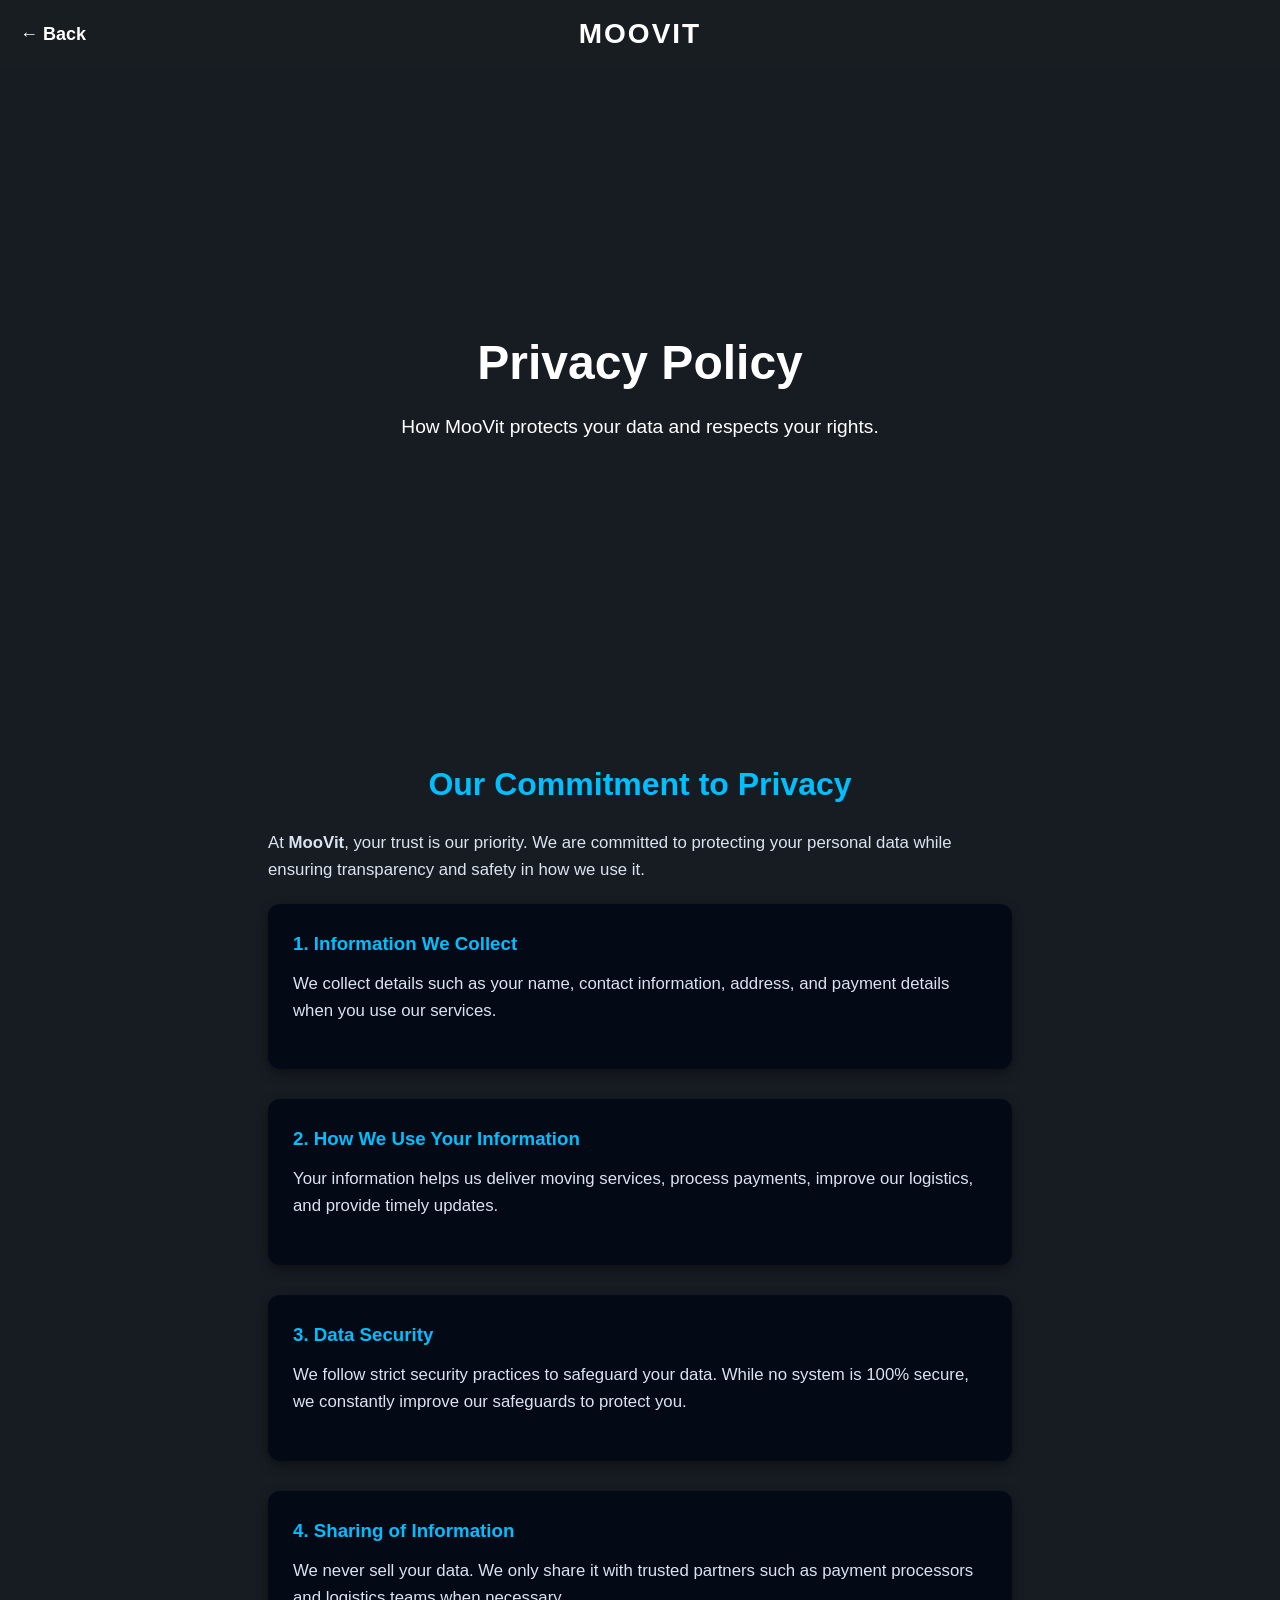
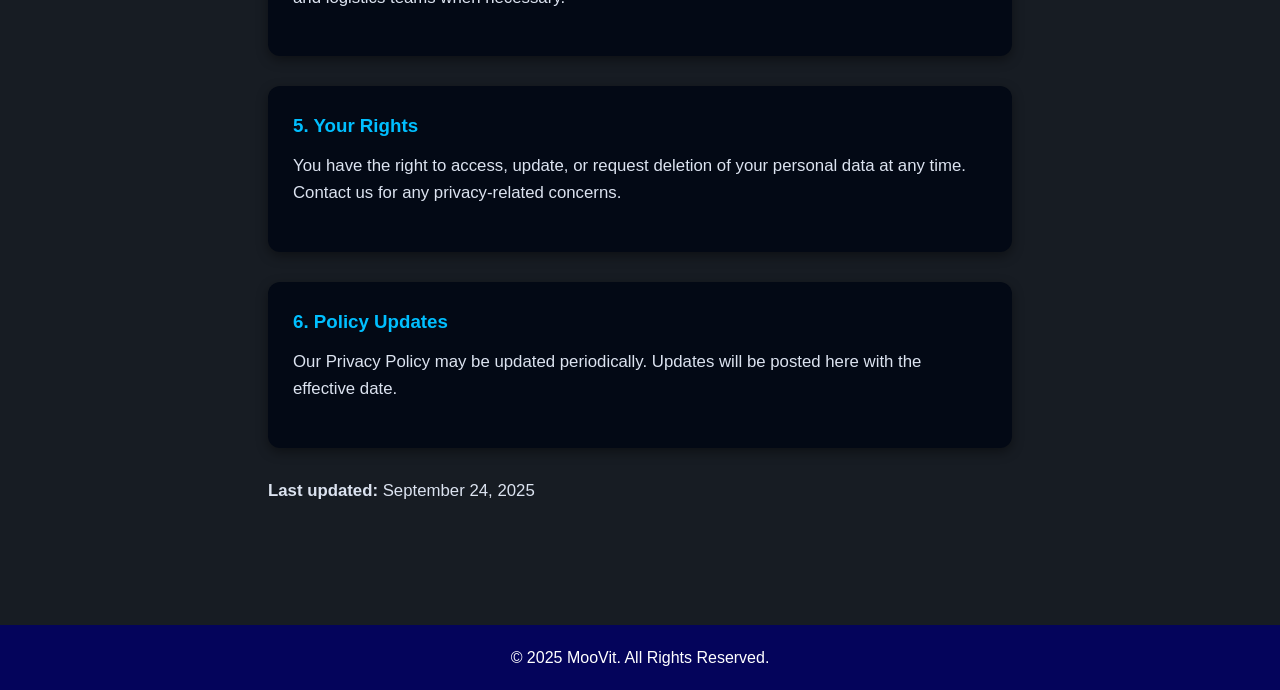
<file: privacy.html>
<!DOCTYPE html>
<html lang="en">
  <head>
    <meta charset="UTF-8" />
    <meta name="viewport" content="width=device-width, initial-scale=1.0" />
    <link rel="icon" href="favicon.png" />
    <title>Privacy Policy | MooVit</title>
    <style>
      /* Global Styles */
      * {
        margin: 0;
        padding: 0;
        box-sizing: border-box;
        font-family: "Poppins", sans-serif;
      }
      body {
        background: #171c23; /* dark base */
        color: #f5f7fa;
        line-height: 1.6;
      }

      /* Navbar */
      .navbar {
        display: flex;
        justify-content: center;
        align-items: center;
        background: rgb(24, 29, 34);
        padding: 12px 20px;
        position: relative;
        color: white;
      }
      .logo {
        font-size: 28px;
        font-weight: 900;
        letter-spacing: 2px;
        text-transform: uppercase;
        color: white;
        text-align: center;
      }
      .back-btn {
        position: absolute;
        left: 20px;
      }
      .back-btn a {
        color: white;
        text-decoration: none;
        font-size: 18px;
        font-weight: bold;
        transition: 0.3s ease;
      }
      .back-btn a:hover {
        color: #00bfff;
        transform: translateX(-5px);
      }

      /* Hero Section */
      .hero {
        background: linear-gradient(rgba(3, 7, 13, 0.9), rgba(10, 31, 68, 0.9)),
          urlab(2.71% 0.51 -5.4 / 0.9) center/cover no-repeat
            url("https://images.unsplash.com/photo-1506744038136-46273834b3fb?ixlib=rb-4.0.3&ixid=M3w5dHx8MHx8fGF8fHx8fHwxNjkwNzE3MDI0&auto=format&fit=crop&w=1470&q=80");
        color: white;
        height: 70vh;
        display: flex;
        align-items: center;
        justify-content: center;
        text-align: center;
        animation: fadeIn 2s ease-in;
      }
      .hero h1 {
        font-size: 3rem;
        margin-bottom: 10px;
        animation: slideDown 1s ease-in-out;
      }
      .hero p {
        font-size: 1.2rem;
        animation: slideUp 1.5s ease-in-out;
      }

      /* Content Section */
      .privacy {
        padding: 60px 10%;
        max-width: 1000px;
        margin: auto;
      }
      .privacy h2 {
        font-size: 2rem;
        margin-bottom: 20px;
        color: #00bfff;
        text-align: center;
      }
      .privacy p {
        font-size: 1.05rem;
        margin-bottom: 20px;
        color: #dce3f0;
      }
      .policy-section {
        background: #030915;
        padding: 25px;
        margin-bottom: 30px;
        border-radius: 12px;
        box-shadow: 0 4px 12px rgba(0, 0, 0, 0.4);
        transition: transform 0.3s;
        animation: zoomIn 1s ease;
      }
      .policy-section:hover {
        transform: translateY(-5px);
      }
      .policy-section h3 {
        margin-bottom: 12px;
        color: #00bfff;
      }

      /* Footer */
      footer {
        background: #04045b;
        color: white;
        text-align: center;
        padding: 20px;
        margin-top: 40px;
      }

      /* Animations */
      @keyframes fadeIn {
        from {
          opacity: 0;
        }
        to {
          opacity: 1;
        }
      }
      @keyframes slideDown {
        from {
          transform: translateY(-50px);
          opacity: 0;
        }
        to {
          transform: translateY(0);
          opacity: 1;
        }
      }
      @keyframes slideUp {
        from {
          transform: translateY(50px);
          opacity: 0;
        }
        to {
          transform: translateY(0);
          opacity: 1;
        }
      }
      @keyframes zoomIn {
        from {
          transform: scale(0.9);
          opacity: 0;
        }
        to {
          transform: scale(1);
          opacity: 1;
        }
      }
    </style>
  </head>
  <body>
    <!-- Navbar -->
    <nav class="navbar">
      <div class="back-btn">
        <a href="index.html">&#8592; Back</a>
      </div>
      <div class="logo">MooVit</div>
    </nav>

    <!-- Hero -->
    <section class="hero">
      <div class="hero-content">
        <h1>Privacy Policy</h1>
        <p>How MooVit protects your data and respects your rights.</p>
      </div>
    </section>

    <!-- Privacy Content -->
    <section class="privacy">
      <h2>Our Commitment to Privacy</h2>
      <p>
        At <b>MooVit</b>, your trust is our priority. We are committed to
        protecting your personal data while ensuring transparency and safety in
        how we use it.
      </p>

      <div class="policy-section">
        <h3>1. Information We Collect</h3>
        <p>
          We collect details such as your name, contact information, address,
          and payment details when you use our services.
        </p>
      </div>

      <div class="policy-section">
        <h3>2. How We Use Your Information</h3>
        <p>
          Your information helps us deliver moving services, process payments,
          improve our logistics, and provide timely updates.
        </p>
      </div>

      <div class="policy-section">
        <h3>3. Data Security</h3>
        <p>
          We follow strict security practices to safeguard your data. While no
          system is 100% secure, we constantly improve our safeguards to protect
          you.
        </p>
      </div>

      <div class="policy-section">
        <h3>4. Sharing of Information</h3>
        <p>
          We never sell your data. We only share it with trusted partners such
          as payment processors and logistics teams when necessary.
        </p>
      </div>

      <div class="policy-section">
        <h3>5. Your Rights</h3>
        <p>
          You have the right to access, update, or request deletion of your
          personal data at any time. Contact us for any privacy-related
          concerns.
        </p>
      </div>

      <div class="policy-section">
        <h3>6. Policy Updates</h3>
        <p>
          Our Privacy Policy may be updated periodically. Updates will be posted
          here with the effective date.
        </p>
      </div>

      <p><b>Last updated:</b> September 24, 2025</p>
    </section>

    <!-- Footer -->
    <footer>
      <p>© 2025 MooVit. All Rights Reserved.</p>
    </footer>
  </body>
</html>
</file>
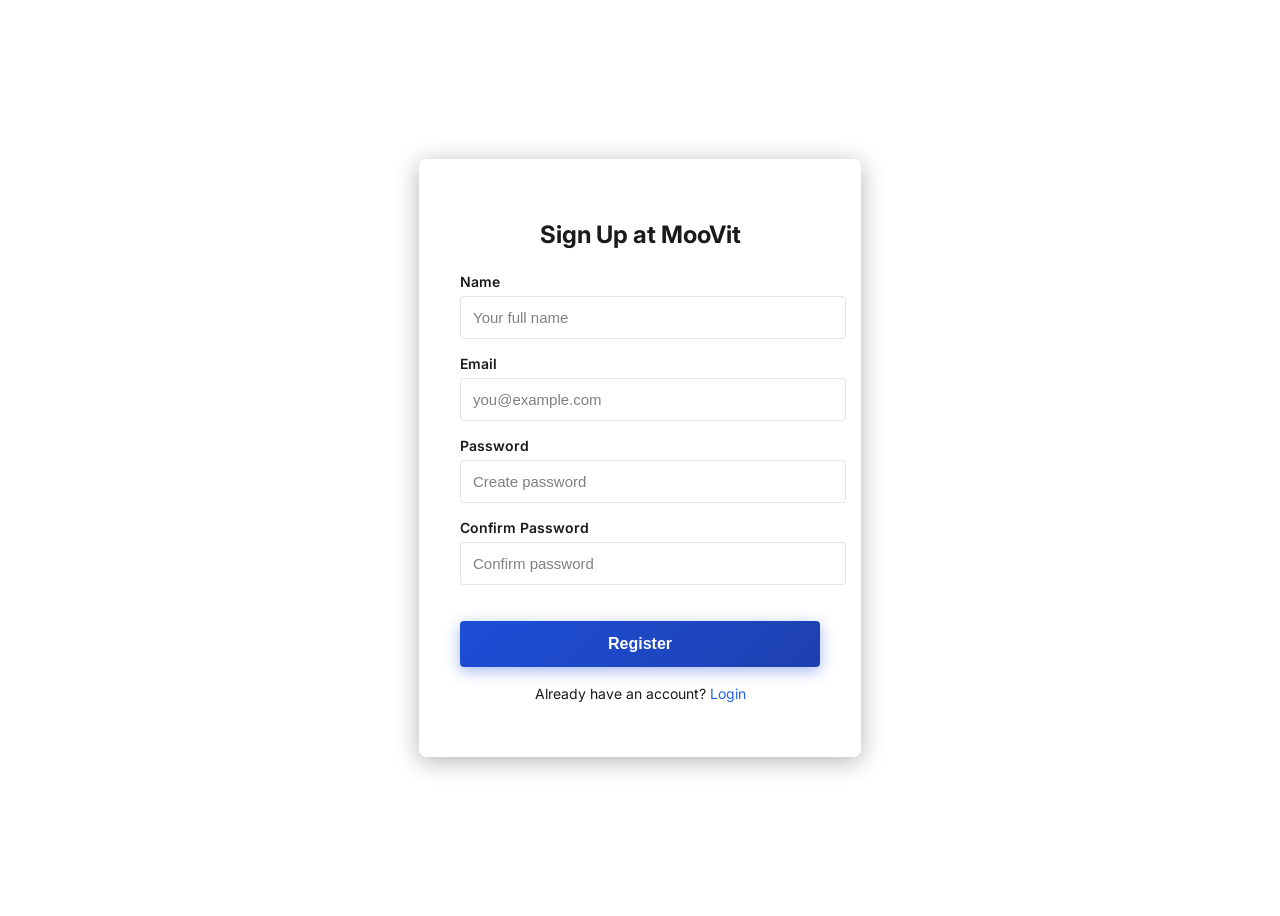
<file: register.html>
<!DOCTYPE html>
<html lang="en">

<head>
  <meta charset="UTF-8">
  <meta name="viewport" content="width=device-width, initial-scale=1.0">
  <link rel="icon" href="favicon.png">
  <title>Register - MooVit</title>
  <link rel="preconnect" href="https://fonts.googleapis.com">
  <link rel="preconnect" href="https://fonts.gstatic.com" crossorigin>
  <link href="https://fonts.googleapis.com/css2?family=Inter:wght@100;200;300;400;500;600;700;800;900&display=swap" rel="stylesheet">
  <style>
    @import url('https://fonts.googleapis.com/css2?family=Inter:wght@100;200;300;400;500;600;700;800;900&display=swap');
    :root {
      --primary: #2563eb;
      --primary-light: #2d5a87;
      --secondary: #1d4ed8;
      --accent: #f59e0b;
      --glass: rgba(255, 255, 255, 0.1);
      --glass-border: rgba(255, 255, 255, 0.2);
      --bg-overlay: rgba(255, 255, 255, 0.9);
      --text-color: #1a1a1a;
      --header-bg: rgba(255, 255, 255, 0.9);
      --header-scrolled-bg: rgba(255, 255, 255, 0.95);
      --nav-color: rgba(0, 0, 0, 0.7);
      --nav-hover: #000000;
      --search-bg: rgba(0, 0, 0, 0.05);
      --search-border: rgba(0, 0, 0, 0.1);
      --btn-bg: linear-gradient(135deg, #1d4ed8 0%, #1e40af 100%);
      --btn-shadow: rgba(29, 78, 216, 0.4);
      --border-color: rgba(0, 0, 0, 0.1);
    }
    body {
      font-family: 'Inter', sans-serif;
      background: linear-gradient(var(--bg-overlay), var(--bg-overlay)),
        url('https://images.pexels.com/photos/1637438/pexels-photo-1637438.jpeg?auto=compress&cs=tinysrgb&w=1260&h=750&dpr=2');
      background-size: cover;
      background-position: center;
      height: 100vh;
      display: flex;
      justify-content: center;
      align-items: center;
      color: var(--text-color);
    }

    .auth-container {
      width: 360px;
      padding: 40px;
      border-radius: 8px;
      background: var(--bg-overlay);
      backdrop-filter: blur(10px);
      box-shadow: 0 4px 25px rgba(0, 0, 0, 0.3);
      border: 1px solid var(--glass-border);
    }

    /* responsive tweaks */
    @media (max-width: 480px) {
      .auth-container {
        width: 100%;
        padding: 30px 20px;
      }
      .auth-container h2 {
        font-size: 20px;
      }
    }

    .auth-container h2 {
      text-align: center;
      margin-bottom: 24px;
      font-size: 24px;
      color: var(--text-color);
    }

    .auth-container label {
      display: block;
      margin-bottom: 16px;
      font-weight: 600;
      font-size: 14px;
      color: var(--text-color);
    }

    .auth-container input {
      width: 100%;
      padding: 12px;
      border: 1px solid var(--border-color);
      border-radius: 4px;
      margin-top: 6px;
      font-size: 15px;
      background: rgba(255, 255, 255, 0.7);
      color: #000;
    }

    .auth-container input::placeholder {
      color: rgba(0, 0, 0, 0.5);
    }

    .auth-container button {
      width: 100%;
      padding: 14px;
      margin-top: 20px;
      border: none;
      border-radius: 4px;
      background: var(--btn-bg);
      color: #fff;
      font-size: 16px;
      font-weight: bold;
      cursor: pointer;
      transition: filter 0.3s ease;
      box-shadow: 0 4px 15px var(--btn-shadow);
    }

    .auth-container p {
      margin-top: 18px;
      text-align: center;
      font-size: 14px;
      color: var(--text-color);
    }

    .auth-container a {
      color: var(--primary);
      text-decoration: none;
    }

    .auth-container a:hover {
      text-decoration: underline;
    }
  </style>
</head>

<body>
  <div class="auth-container">
    <form id="register-form">
      <h2>Sign Up at MooVit</h2>
      <label>Name
        <input type="text" name="name" id="name" placeholder="Your full name" required>
      </label>
      <label>Email
        <input type="email" name="email" id="email" placeholder="you@example.com" required>
      </label>
      <label>Password
        <input id="pwd" type="password" placeholder="Create password" required>
      </label>
      <label>Confirm Password
        <input id="cpwd" type="password" placeholder="Confirm password" required>
      </label>
      <div id="error-msg" style="color: #ffb3b3; text-align:center; margin-top:10px;"></div>
      <button type="submit">Register</button>
      <p>Already have an account? <a href="login.html">Login</a></p>
    </form>
  </div>
  <script>
    document.getElementById('register-form').addEventListener('submit', function (e) {
      e.preventDefault();
      const name = document.getElementById('name').value.trim();
      const email = document.getElementById('email').value.trim();
      const password = document.getElementById('pwd').value;
      const confirmPassword = document.getElementById('cpwd').value;
      const errorMsg = document.getElementById('error-msg');
      errorMsg.textContent = '';


      // Check for empty fields
      if (!name || !email || !password || !confirmPassword) {
        errorMsg.textContent = 'Please fill in all fields.';
        return;
      }

      // Name validation (only alphabets and spaces)
      const namePattern = /^[A-Za-z ]+$/;
      if (!namePattern.test(name)) {
        errorMsg.textContent = 'Name should contain only alphabets and spaces.';
        return;
      }

      // Email validation
      const emailPattern = /^[^\s@]+@[^\s@]+\.[^\s@]+$/;
      if (!emailPattern.test(email)) {
        errorMsg.textContent = 'Please enter a valid email address.';
        return;
      }

      // Password strength validation
      // Minimum 8 characters, at least one uppercase, one lowercase, one digit, and one special character
      const strongPasswordPattern = /^(?=.*[a-z])(?=.*[A-Z])(?=.*\d)(?=.*[!@#$%^&*()_+\-=[\]{};':"\\|,.<>/?]).{8,}$/;
      if (!strongPasswordPattern.test(password)) {
        errorMsg.textContent = 'Password must be at least 8 characters and include uppercase, lowercase, number, and special character.';
        return;
      }

      // Confirm password match
      if (password !== confirmPassword) {
        errorMsg.textContent = 'Passwords do not match.';
        return;
      }

      // If all validations pass, redirect
      window.location.href = 'login.html';
    });
  </script>
</body>

</html>
</file>
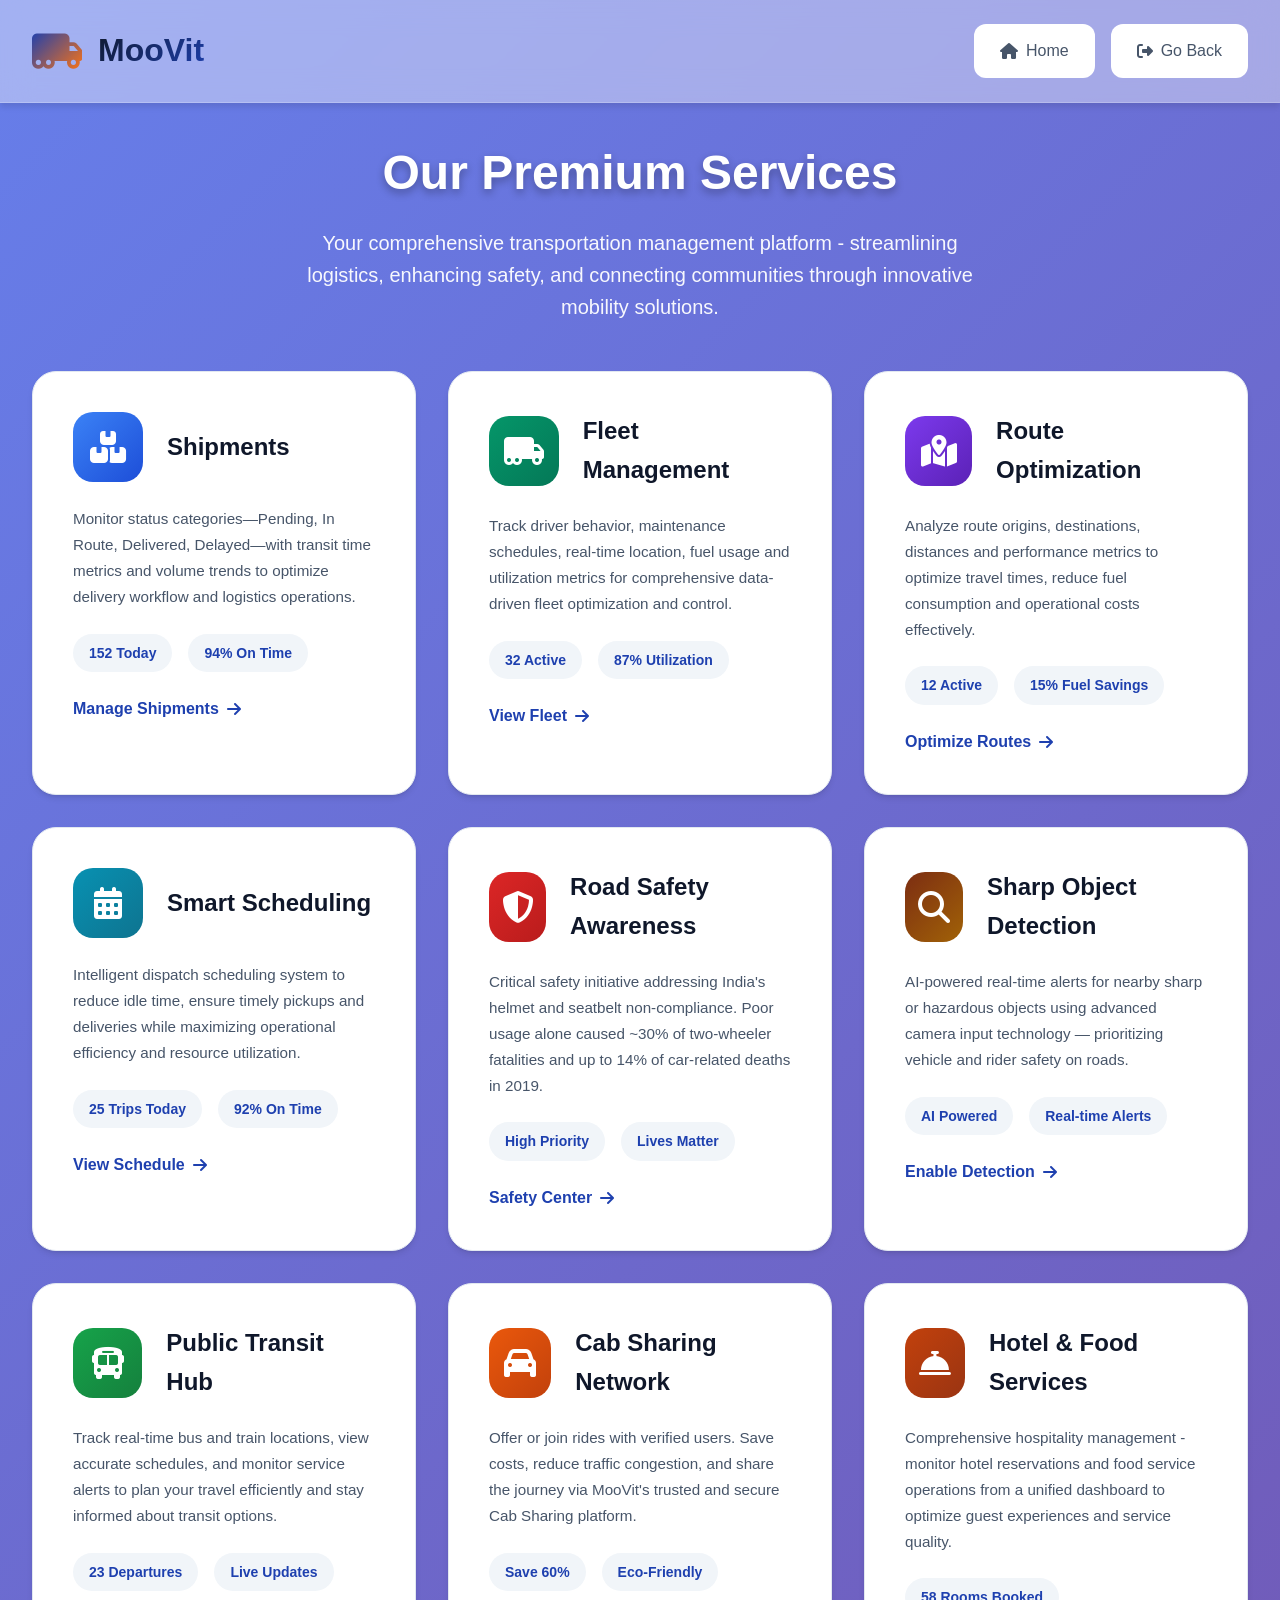
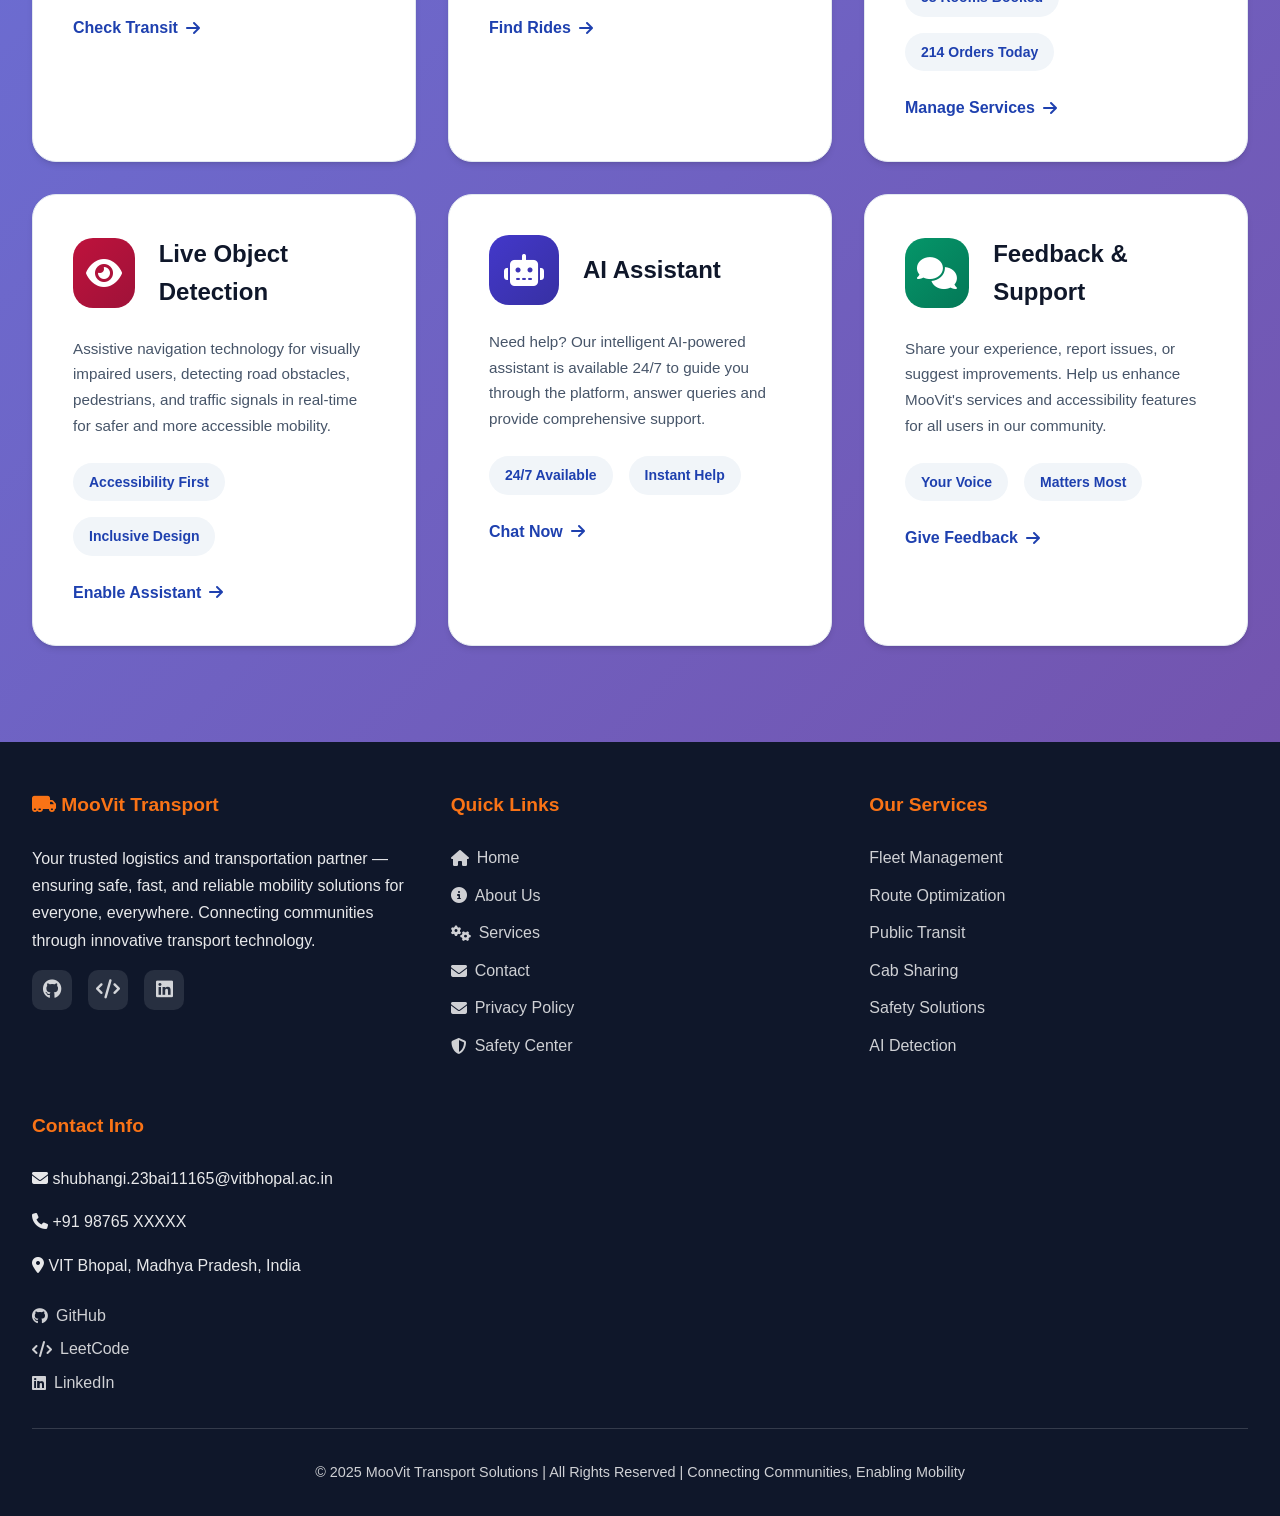
<file: services.html>
<!DOCTYPE html>
<html lang="en">

<head>
    <meta charset="UTF-8">
    <meta name="viewport" content="width=device-width, initial-scale=1.0">
    <link rel="icon" href="favicon.png">
    <title>Services - MooVit</title>
    <link href="https://cdnjs.cloudflare.com/ajax/libs/font-awesome/6.4.0/css/all.min.css" rel="stylesheet">
    <style>
        * {
            margin: 0;
            padding: 0;
            box-sizing: border-box;
        }

        :root {
            --primary-blue: #0f172a;
            --secondary-blue: #1e40af;
            --accent-orange: #f97316;
            --accent-green: #059669;
            --accent-purple: #7c3aed;
            --light-bg: #f8fafc;
            --white: #ffffff;
            --gray-100: #f1f5f9;
            --gray-200: #e2e8f0;
            --gray-600: #475569;
            --gray-800: #1e293b;
            --shadow-light: 0 1px 3px 0 rgb(0 0 0 / 0.1), 0 1px 2px -1px rgb(0 0 0 / 0.1);
            --shadow-medium: 0 4px 6px -1px rgb(0 0 0 / 0.1), 0 2px 4px -2px rgb(0 0 0 / 0.1);
            --shadow-large: 0 20px 25px -5px rgb(0 0 0 / 0.1), 0 8px 10px -6px rgb(0 0 0 / 0.1);
        }

        body {
            font-family: 'Inter', -apple-system, BlinkMacSystemFont, 'Segoe UI', Roboto, sans-serif;
            background: linear-gradient(135deg, #667eea 0%, #764ba2 100%);
            min-height: 100vh;
            line-height: 1.6;
            color: var(--gray-800);
        }

        /* Header */
        header {
            background: rgba(255, 255, 255, 0.4);
            backdrop-filter: blur(15px);
            -webkit-backdrop-filter: blur(15px);
            /* For Safari Support */
            border-bottom: 1px solid rgba(255, 255, 255, 0.2);
            padding: 1.5rem 0;
            position: sticky;
            top: 0;
            z-index: 100;
            box-shadow: 0 4px 6px rgba(0, 0, 0, 0.1);
        }

        .header-content {
            max-width: 1400px;
            margin: 0 auto;
            display: flex;
            justify-content: space-between;
            align-items: center;
            padding: 0 2rem;
        }

        .logo {
            display: flex;
            align-items: center;
            gap: 1rem;
        }

        .logo i {
            font-size: 2.5rem;
            background: linear-gradient(135deg, var(--secondary-blue), var(--accent-orange));
            -webkit-background-clip: text;
            -webkit-text-fill-color: transparent;
            background-clip: text;
        }

        .logo h1 {
            font-size: 2rem;
            font-weight: 800;
            background: linear-gradient(135deg, var(--primary-blue), var(--secondary-blue));
            -webkit-background-clip: text;
            -webkit-text-fill-color: transparent;
            background-clip: text;
        }

        .header-nav {
            display: flex;
            gap: 1rem;
            align-items: center;
        }

        .header-nav a {
            display: flex;
            align-items: center;
            gap: 0.5rem;
            color: var(--gray-600);
            text-decoration: none;
            font-weight: 500;
            padding: 0.75rem 1.5rem;
            border-radius: 12px;
            transition: all 0.3s ease;
            background: var(--white);
            border: 2px solid transparent;
        }

        .header-nav a:hover {
            background: var(--accent-orange);
            color: white;
            transform: translateY(-2px);
            box-shadow: var(--shadow-medium);
        }

        /* Main Container */
        .main-container {
            max-width: 1400px;
            margin: 0 auto;
            padding: 2rem;
        }

        /* Welcome Section */
        .welcome-section {
            text-align: center;
            margin-bottom: 3rem;
            color: white;
        }

        .welcome-section h2 {
            font-size: 3rem;
            font-weight: 800;
            margin-bottom: 1rem;
            text-shadow: 0 4px 8px rgba(0, 0, 0, 0.3);
        }

        .welcome-section p {
            font-size: 1.25rem;
            opacity: 0.95;
            max-width: 700px;
            margin: 0 auto;
            font-weight: 400;
        }

        /* Service Grid */
        .services-grid {
            display: grid;
            grid-template-columns: repeat(auto-fit, minmax(380px, 1fr));
            gap: 2rem;
        }

        .service-card {
            background: var(--white);
            border-radius: 24px;
            text-decoration: none;
            color: inherit;
            overflow: hidden;
            transition: all 0.4s cubic-bezier(0.4, 0, 0.2, 1);
            box-shadow: var(--shadow-medium);
            border: 1px solid var(--gray-200);
            position: relative;
        }

        .service-card::before {
            content: '';
            position: absolute;
            top: 0;
            left: 0;
            right: 0;
            height: 4px;
            background: linear-gradient(90deg, var(--secondary-blue), var(--accent-orange));
            transform: scaleX(0);
            transform-origin: left;
            transition: transform 0.4s ease;
        }

        .service-card:hover::before {
            transform: scaleX(1);
        }

        .service-card:hover {
            transform: translateY(-12px) scale(1.02);
            box-shadow: var(--shadow-large);
        }

        .card-content {
            padding: 2.5rem;
        }

        .card-header {
            display: flex;
            align-items: center;
            gap: 1.5rem;
            margin-bottom: 1.5rem;
        }

        .card-icon {
            width: 70px;
            height: 70px;
            border-radius: 20px;
            display: flex;
            align-items: center;
            justify-content: center;
            font-size: 2rem;
            color: white;
            transition: all 0.3s ease;
        }

        .service-card:hover .card-icon {
            transform: rotate(5deg) scale(1.1);
        }

        /* Icon Colors */
        .shipments .card-icon {
            background: linear-gradient(135deg, #3b82f6, #1d4ed8);
        }

        .vehicles .card-icon {
            background: linear-gradient(135deg, #059669, #047857);
        }

        .safety .card-icon {
            background: linear-gradient(135deg, #dc2626, #b91c1c);
        }

        .routes .card-icon {
            background: linear-gradient(135deg, #7c3aed, #5b21b6);
        }

        .schedule .card-icon {
            background: linear-gradient(135deg, #0891b2, #0e7490);
        }

        .sharing .card-icon {
            background: linear-gradient(135deg, #ea580c, #c2410c);
        }

        .transit .card-icon {
            background: linear-gradient(135deg, #16a34a, #15803d);
        }

        .hotel .card-icon {
            background: linear-gradient(135deg, #c2410c, #9a3412);
        }

        .detection .card-icon {
            background: linear-gradient(135deg, #7c2d12, #a16207);
        }

        .live .card-icon {
            background: linear-gradient(135deg, #be123c, #9f1239);
        }

        .chatbot .card-icon {
            background: linear-gradient(135deg, #4338ca, #3730a3);
        }

        .feedback .card-icon {
            background: linear-gradient(135deg, #059669, #047857);
        }

        .card-title {
            font-size: 1.5rem;
            font-weight: 700;
            color: var(--primary-blue);
            margin: 0;
        }

        .card-description {
            color: var(--gray-600);
            line-height: 1.7;
            margin-bottom: 1.5rem;
            font-size: 0.95rem;
        }

        .card-stats {
            display: flex;
            gap: 1rem;
            margin-bottom: 1.5rem;
            flex-wrap: wrap;
        }

        .card-stat {
            background: var(--gray-100);
            padding: 0.5rem 1rem;
            border-radius: 25px;
            font-size: 0.875rem;
            font-weight: 600;
            color: var(--secondary-blue);
            white-space: nowrap;
        }

        .card-action {
            display: flex;
            align-items: center;
            justify-content: space-between;
            margin-top: auto;
        }

        .card-link {
            color: var(--secondary-blue);
            font-weight: 600;
            display: flex;
            align-items: center;
            gap: 0.5rem;
            transition: all 0.3s ease;
        }

        .service-card:hover .card-link {
            color: var(--accent-orange);
            transform: translateX(5px);
        }

        .card-link i {
            transition: transform 0.3s ease;
        }

        .service-card:hover .card-link i {
            transform: translateX(3px);
        }

        /* Special Card Styles */
        .featured-card {
            background: linear-gradient(135deg, #667eea 0%, #764ba2 100%);
            color: white;
            border: none;
        }

        .featured-card .card-title,
        .featured-card .card-description {
            color: white;
        }

        .featured-card .card-stat {
            background: rgba(255, 255, 255, 0.2);
            color: white;
        }

        .featured-card .card-link {
            color: white;
        }

        .urgent-card {
            background: linear-gradient(135deg, #f97316 0%, #ea580c 100%);
            color: white;
            border: none;
        }

        .urgent-card .card-title,
        .urgent-card .card-description {
            color: white;
        }

        .urgent-card .card-stat {
            background: rgba(255, 255, 255, 0.2);
            color: white;
        }

        .urgent-card .card-link {
            color: white;
        }

        /* Footer */
        footer {
            background: var(--primary-blue);
            color: white;
            margin-top: 4rem;
        }

        .footer-content {
            max-width: 1400px;
            margin: 0 auto;
            padding: 3rem 2rem 2rem;
        }

        .footer-grid {
            display: grid;
            grid-template-columns: repeat(auto-fit, minmax(280px, 1fr));
            gap: 2.5rem;
            margin-bottom: 2rem;
        }

        .footer-section h3 {
            color: var(--accent-orange);
            margin-bottom: 1.5rem;
            font-weight: 700;
            font-size: 1.2rem;
        }

        .footer-section p {
            margin-bottom: 1rem;
            opacity: 0.9;
            line-height: 1.7;
        }

        .footer-section ul {
            list-style: none;
        }

        .footer-section ul li {
            margin-bottom: 0.75rem;
        }

        .footer-section a {
            color: rgba(255, 255, 255, 0.8);
            text-decoration: none;
            transition: all 0.3s ease;
            display: flex;
            align-items: center;
            gap: 0.5rem;
        }

        .footer-section a:hover {
            color: var(--accent-orange);
            transform: translateX(3px);
        }

        .footer-bottom {
            text-align: center;
            padding-top: 2rem;
            border-top: 1px solid rgba(255, 255, 255, 0.2);
            opacity: 0.8;
            font-size: 0.9rem;
        }

        .social-links {
            display: flex;
            gap: 1rem;
            margin-top: 1rem;
        }

        .social-links a {
            width: 40px;
            height: 40px;
            border-radius: 10px;
            background: rgba(255, 255, 255, 0.1);
            display: flex;
            align-items: center;
            justify-content: center;
            font-size: 1.2rem;
            transition: all 0.3s ease;
        }

        .social-links a:hover {
            background: var(--accent-orange);
            transform: translateY(-2px);
        }

        /* Responsive Design */
        @media (max-width: 768px) {
            .header-content {
                flex-direction: column;
                gap: 1rem;
                text-align: center;
            }

            .services-grid {
                grid-template-columns: 1fr;
            }

            .welcome-section h2 {
                font-size: 2.5rem;
            }

            .main-container {
                padding: 1rem;
            }

            .card-content {
                padding: 2rem;
            }

            .card-header {
                flex-direction: column;
                text-align: center;
            }
        }

        /* Loading Animation */
        .service-card {
            opacity: 0;
            transform: translateY(30px);
            animation: slideUp 0.6s ease forwards;
        }

        .service-card:nth-child(2) {
            animation-delay: 0.1s;
        }

        .service-card:nth-child(3) {
            animation-delay: 0.2s;
        }

        .service-card:nth-child(4) {
            animation-delay: 0.3s;
        }

        .service-card:nth-child(5) {
            animation-delay: 0.4s;
        }

        .service-card:nth-child(6) {
            animation-delay: 0.5s;
        }

        @keyframes slideUp {
            to {
                opacity: 1;
                transform: translateY(0);
            }
        }
    </style>
</head>

<body>
    <!-- Header -->
    <header>
        <div class="header-content">
            <div class="logo">
                <i class="fas fa-truck-moving"></i>
                <h1>MooVit</h1>
            </div>
            <nav class="header-nav">
                <a href="index.html">
                    <i class="fas fa-home"></i>
                    Home
                </a>
                <a href="index.html">
                    <i class="fas fa-sign-out-alt"></i>
                    Go Back
                </a>
            </nav>
        </div>
    </header>

    <!-- Main Content -->
    <main class="main-container">
        <!-- Welcome Section -->
        <section class="welcome-section">
            <h2>Our Premium Services</h2>
            <p>Your comprehensive transportation management platform - streamlining logistics, enhancing safety, and
                connecting communities through innovative mobility solutions.</p>
        </section>

        <!-- Services Grid -->
        <section class="services-grid">
            <!-- Core Transport Services -->
            <a href="Shipments/shipments.html" class="service-card shipments">
                <div class="card-content">
                    <div class="card-header">
                        <div class="card-icon">
                            <i class="fas fa-boxes"></i>
                        </div>
                        <h2 class="card-title">Shipments</h2>
                    </div>
                    <p class="card-description">Monitor status categories—Pending, In Route, Delivered, Delayed—with
                        transit time metrics and volume trends to optimize delivery workflow and logistics operations.
                    </p>
                    <div class="card-stats">
                        <span class="card-stat">152 Today</span>
                        <span class="card-stat">94% On Time</span>
                    </div>
                    <div class="card-action">
                        <span class="card-link">Manage Shipments <i class="fas fa-arrow-right"></i></span>
                    </div>
                </div>
            </a>

            <a href="Vehicles/vechicle.html" class="service-card vehicles">
                <div class="card-content">
                    <div class="card-header">
                        <div class="card-icon">
                            <i class="fas fa-truck-moving"></i>
                        </div>
                        <h2 class="card-title">Fleet Management</h2>
                    </div>
                    <p class="card-description">Track driver behavior, maintenance schedules, real-time location, fuel
                        usage and utilization metrics for comprehensive data-driven fleet optimization and control.</p>
                    <div class="card-stats">
                        <span class="card-stat">32 Active</span>
                        <span class="card-stat">87% Utilization</span>
                    </div>
                    <div class="card-action">
                        <span class="card-link">View Fleet <i class="fas fa-arrow-right"></i></span>
                    </div>
                </div>
            </a>

            <a href="Routes/route.html" class="service-card routes">
                <div class="card-content">
                    <div class="card-header">
                        <div class="card-icon">
                            <i class="fas fa-map-marked-alt"></i>
                        </div>
                        <h2 class="card-title">Route Optimization</h2>
                    </div>
                    <p class="card-description">Analyze route origins, destinations, distances and performance metrics
                        to optimize travel times, reduce fuel consumption and operational costs effectively.</p>
                    <div class="card-stats">
                        <span class="card-stat">12 Active</span>
                        <span class="card-stat">15% Fuel Savings</span>
                    </div>
                    <div class="card-action">
                        <span class="card-link">Optimize Routes <i class="fas fa-arrow-right"></i></span>
                    </div>
                </div>
            </a>

            <a href="Schedule/schedule.html" class="service-card schedule">
                <div class="card-content">
                    <div class="card-header">
                        <div class="card-icon">
                            <i class="fas fa-calendar-alt"></i>
                        </div>
                        <h2 class="card-title">Smart Scheduling</h2>
                    </div>
                    <p class="card-description">Intelligent dispatch scheduling system to reduce idle time, ensure
                        timely pickups and deliveries while maximizing operational efficiency and resource utilization.
                    </p>
                    <div class="card-stats">
                        <span class="card-stat">25 Trips Today</span>
                        <span class="card-stat">92% On Time</span>
                    </div>
                    <div class="card-action">
                        <span class="card-link">View Schedule <i class="fas fa-arrow-right"></i></span>
                    </div>
                </div>
            </a>

            <!-- Safety & Awareness (Urgent) -->
            <a href="Safety and awareness/index.html" class="service-card safety">
                <div class="card-content">
                    <div class="card-header">
                        <div class="card-icon">
                            <i class="fas fa-shield-alt"></i>
                        </div>
                        <h2 class="card-title">Road Safety Awareness</h2>
                    </div>
                    <p class="card-description">Critical safety initiative addressing India's helmet and seatbelt
                        non-compliance. Poor usage alone caused ~30% of two-wheeler fatalities and up to 14% of
                        car-related deaths in 2019.</p>
                    <div class="card-stats">
                        <span class="card-stat">High Priority</span>
                        <span class="card-stat">Lives Matter</span>
                    </div>
                    <div class="card-action">
                        <span class="card-link">Safety Center <i class="fas fa-arrow-right"></i></span>
                    </div>
                </div>
            </a>

            <!-- AI Detection (Featured) -->
            <a href="sharp-detection/sharp-detection.html" class="service-card detection">
                <div class="card-content">
                    <div class="card-header">
                        <div class="card-icon">
                            <i class="fas fa-search"></i>
                        </div>
                        <h2 class="card-title">Sharp Object Detection</h2>
                    </div>
                    <p class="card-description">AI-powered real-time alerts for nearby sharp or hazardous objects using
                        advanced camera input technology — prioritizing vehicle and rider safety on roads.</p>
                    <div class="card-stats">
                        <span class="card-stat">AI Powered</span>
                        <span class="card-stat">Real-time Alerts</span>
                    </div>
                    <div class="card-action">
                        <span class="card-link">Enable Detection <i class="fas fa-arrow-right"></i></span>
                    </div>
                </div>
            </a>

            <!-- Public Services -->
            <a href="Public transportation/index.html" class="service-card transit">
                <div class="card-content">
                    <div class="card-header">
                        <div class="card-icon">
                            <i class="fas fa-bus"></i>
                        </div>
                        <h2 class="card-title">Public Transit Hub</h2>
                    </div>
                    <p class="card-description">Track real-time bus and train locations, view accurate schedules, and
                        monitor service alerts to plan your travel efficiently and stay informed about transit options.
                    </p>
                    <div class="card-stats">
                        <span class="card-stat">23 Departures</span>
                        <span class="card-stat">Live Updates</span>
                    </div>
                    <div class="card-action">
                        <span class="card-link">Check Transit <i class="fas fa-arrow-right"></i></span>
                    </div>
                </div>
            </a>

            <a href="sharingcab/sharingcab.html" class="service-card sharing">
                <div class="card-content">
                    <div class="card-header">
                        <div class="card-icon">
                            <i class="fas fa-car"></i>
                        </div>
                        <h2 class="card-title">Cab Sharing Network</h2>
                    </div>
                    <p class="card-description">Offer or join rides with verified users. Save costs, reduce traffic
                        congestion, and share the journey via MooVit's trusted and secure Cab Sharing platform.</p>
                    <div class="card-stats">
                        <span class="card-stat">Save 60%</span>
                        <span class="card-stat">Eco-Friendly</span>
                    </div>
                    <div class="card-action">
                        <span class="card-link">Find Rides <i class="fas fa-arrow-right"></i></span>
                    </div>
                </div>
            </a>

            <!-- Hospitality Services -->
            <a href="FoodStall_and_hotels/index.html" class="service-card hotel">
                <div class="card-content">
                    <div class="card-header">
                        <div class="card-icon">
                            <i class="fas fa-concierge-bell"></i>
                        </div>
                        <h2 class="card-title">Hotel & Food Services</h2>
                    </div>
                    <p class="card-description">Comprehensive hospitality management - monitor hotel reservations and
                        food service operations from a unified dashboard to optimize guest experiences and service
                        quality.</p>
                    <div class="card-stats">
                        <span class="card-stat">58 Rooms Booked</span>
                        <span class="card-stat">214 Orders Today</span>
                    </div>
                    <div class="card-action">
                        <span class="card-link">Manage Services <i class="fas fa-arrow-right"></i></span>
                    </div>
                </div>
            </a>

            <!-- Accessibility & Support -->
            <a href="live-detection/live-detection.html" class="service-card live">
                <div class="card-content">
                    <div class="card-header">
                        <div class="card-icon">
                            <i class="fas fa-eye"></i>
                        </div>
                        <h2 class="card-title">Live Object Detection</h2>
                    </div>
                    <p class="card-description">Assistive navigation technology for visually impaired users, detecting
                        road obstacles, pedestrians, and traffic signals in real-time for safer and more accessible
                        mobility.</p>
                    <div class="card-stats">
                        <span class="card-stat">Accessibility First</span>
                        <span class="card-stat">Inclusive Design</span>
                    </div>
                    <div class="card-action">
                        <span class="card-link">Enable Assistant <i class="fas fa-arrow-right"></i></span>
                    </div>
                </div>
            </a>

            <a href="Chatbot/index.html" class="service-card chatbot">
                <div class="card-content">
                    <div class="card-header">
                        <div class="card-icon">
                            <i class="fas fa-robot"></i>
                        </div>
                        <h2 class="card-title">AI Assistant</h2>
                    </div>
                    <p class="card-description">Need help? Our intelligent AI-powered assistant is available 24/7 to
                        guide you through the platform, answer queries and provide comprehensive support.</p>
                    <div class="card-stats">
                        <span class="card-stat">24/7 Available</span>
                        <span class="card-stat">Instant Help</span>
                    </div>
                    <div class="card-action">
                        <span class="card-link">Chat Now <i class="fas fa-arrow-right"></i></span>
                    </div>
                </div>
            </a>

            <a href="feedback/feedback.html" class="service-card feedback">
                <div class="card-content">
                    <div class="card-header">
                        <div class="card-icon">
                            <i class="fas fa-comments"></i>
                        </div>
                        <h2 class="card-title">Feedback & Support</h2>
                    </div>
                    <p class="card-description">Share your experience, report issues, or suggest improvements. Help us
                        enhance MooVit's services and accessibility features for all users in our community.</p>
                    <div class="card-stats">
                        <span class="card-stat">Your Voice</span>
                        <span class="card-stat">Matters Most</span>
                    </div>
                    <div class="card-action">
                        <span class="card-link">Give Feedback <i class="fas fa-arrow-right"></i></span>
                    </div>
                </div>
            </a>
        </section>
    </main>

    <!-- Footer -->
    <footer>
        <div class="footer-content">
            <div class="footer-grid">
                <div class="footer-section">
                    <h3><i class="fas fa-truck-moving"></i> MooVit Transport</h3>
                    <p>Your trusted logistics and transportation partner — ensuring safe, fast, and reliable mobility
                        solutions for everyone, everywhere. Connecting communities through innovative transport
                        technology.</p>
                    <div class="social-links">
                        <a href="https://github.com/ShubhangiRoy12" target="_blank"><i class="fab fa-github"></i></a>
                        <a href="https://leetcode.com/u/Shubhangi12/" target="_blank"><i class="fas fa-code"></i></a>
                        <a href="https://www.linkedin.com/in/shubhangi-roy-762a3427a/" target="_blank"><i class="fab fa-linkedin"></i></a>
                    </div>
                </div>

                <div class="footer-section">
                    <h3>Quick Links</h3>
                    <ul>
                        <li><a href="index.html"><i class="fas fa-home"></i> Home</a></li>
                        <li><a href="about.html"><i class="fas fa-info-circle"></i> About Us</a></li>
                        <li><a href="services.html"><i class="fas fa-cogs"></i> Services</a></li>
                        <li><a href="contact.html"><i class="fas fa-envelope"></i> Contact</a></li>
                        <li><a href="privacy.html"><i class="fas fa-envelope"></i> Privacy Policy</a></li>
                        <li><a href="safety.html"><i class="fas fa-shield-alt"></i> Safety Center</a></li>
                    </ul>
                </div>

                <div class="footer-section">
                    <h3>Our Services</h3>
                    <ul>
                        <li><a href="Vehicles/vechicle.html">Fleet Management</a></li>
                        <li><a href="Routes/route.html">Route Optimization</a></li>
                        <li><a href="Public transportation/index.html">Public Transit</a></li>
                        <li><a href="sharingcab/sharingcab.html">Cab Sharing</a></li>
                        <li><a href="Safety and awareness/index.html">Safety Solutions</a></li>
                        <li><a href="sharp-detection/sharp-detection.html">AI Detection</a></li>
                    </ul>
                </div>

                <div class="footer-section">
                    <h3>Contact Info</h3>
                    <p><i class="fas fa-envelope"></i> shubhangi.23bai11165@vitbhopal.ac.in</p>
                    <p><i class="fas fa-phone"></i> +91 98765 XXXXX</p>
                    <p><i class="fas fa-map-marker-alt"></i> VIT Bhopal, Madhya Pradesh, India</p>
                    <div style="margin-top: 1.5rem;">
                        <a href="https://github.com/ShubhangiRoy12"><i class="fab fa-github"></i> GitHub</a>
                        <a href="https://leetcode.com/u/Shubhangi12/" style="margin: 0.5rem 0;"><i
                                class="fas fa-code"></i> LeetCode</a>
                        <a href="https://www.linkedin.com/in/shubhangi-roy-762a3427a/"><i class="fab fa-linkedin"></i>
                            LinkedIn</a>
                    </div>
                </div>
            </div>

            <div class="footer-bottom">
                <p>&copy; 2025 MooVit Transport Solutions | All Rights Reserved | Connecting Communities, Enabling
                    Mobility</p>
            </div>
        </div>
    </footer>
</body>

</html>
</file>
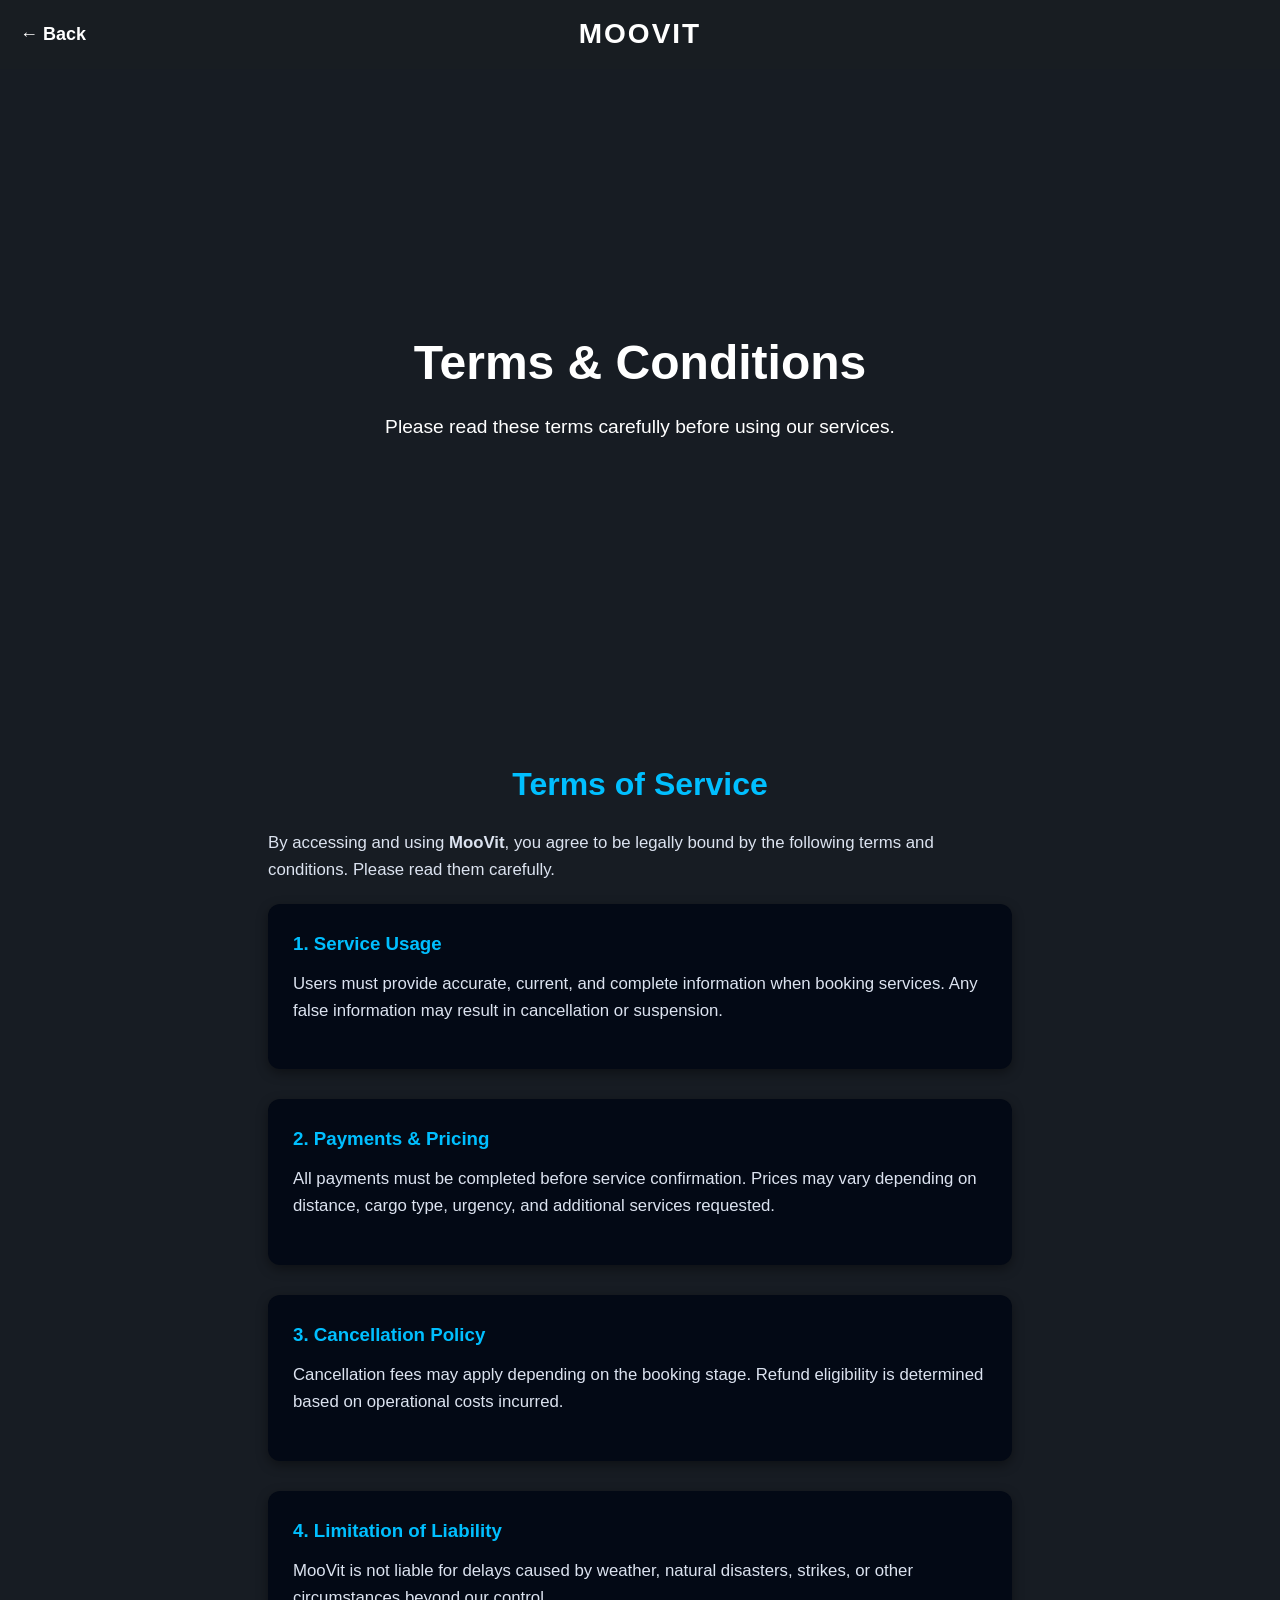
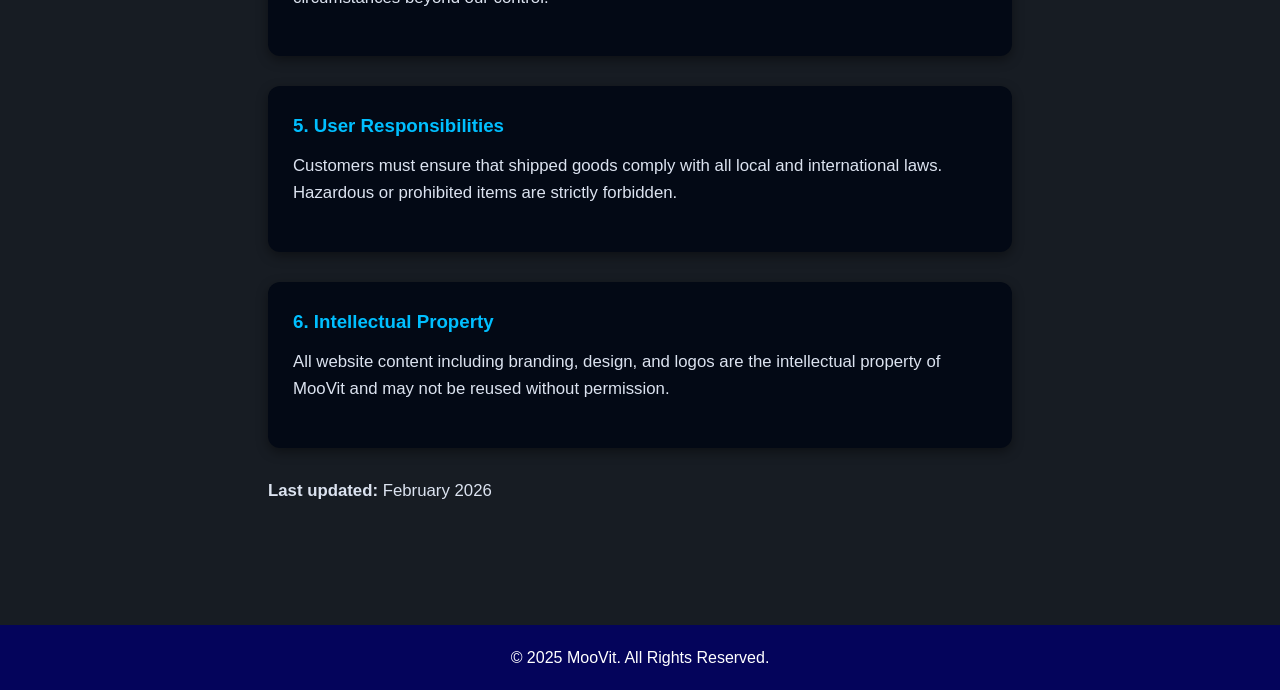
<file: terms.html>
<!DOCTYPE html>
<html lang="en">
<head>
  <meta charset="UTF-8" />
  <meta name="viewport" content="width=device-width, initial-scale=1.0" />
  <link rel="icon" href="favicon.png" />
  <title>Terms & Conditions | MooVit</title>
  <!-- COPY SAME STYLE BLOCK FROM privacy.html -->
      <style>
      /* Global Styles */
      * {
        margin: 0;
        padding: 0;
        box-sizing: border-box;
        font-family: "Poppins", sans-serif;
      }
      body {
        background: #171c23; /* dark base */
        color: #f5f7fa;
        line-height: 1.6;
      }

      /* Navbar */
      .navbar {
        display: flex;
        justify-content: center;
        align-items: center;
        background: rgb(24, 29, 34);
        padding: 12px 20px;
        position: relative;
        color: white;
      }
      .logo {
        font-size: 28px;
        font-weight: 900;
        letter-spacing: 2px;
        text-transform: uppercase;
        color: white;
        text-align: center;
      }
      .back-btn {
        position: absolute;
        left: 20px;
      }
      .back-btn a {
        color: white;
        text-decoration: none;
        font-size: 18px;
        font-weight: bold;
        transition: 0.3s ease;
      }
      .back-btn a:hover {
        color: #00bfff;
        transform: translateX(-5px);
      }

      /* Hero Section */
      .hero {
        background: linear-gradient(rgba(3, 7, 13, 0.9), rgba(10, 31, 68, 0.9)),
          urlab(2.71% 0.51 -5.4 / 0.9) center/cover no-repeat
            url("https://images.unsplash.com/photo-1506744038136-46273834b3fb?ixlib=rb-4.0.3&ixid=M3w5dHx8MHx8fGF8fHx8fHwxNjkwNzE3MDI0&auto=format&fit=crop&w=1470&q=80");
        color: white;
        height: 70vh;
        display: flex;
        align-items: center;
        justify-content: center;
        text-align: center;
        animation: fadeIn 2s ease-in;
      }
      .hero h1 {
        font-size: 3rem;
        margin-bottom: 10px;
        animation: slideDown 1s ease-in-out;
      }
      .hero p {
        font-size: 1.2rem;
        animation: slideUp 1.5s ease-in-out;
      }

      /* Content Section */
      .privacy {
        padding: 60px 10%;
        max-width: 1000px;
        margin: auto;
      }
      .privacy h2 {
        font-size: 2rem;
        margin-bottom: 20px;
        color: #00bfff;
        text-align: center;
      }
      .privacy p {
        font-size: 1.05rem;
        margin-bottom: 20px;
        color: #dce3f0;
      }
      .policy-section {
        background: #030915;
        padding: 25px;
        margin-bottom: 30px;
        border-radius: 12px;
        box-shadow: 0 4px 12px rgba(0, 0, 0, 0.4);
        transition: transform 0.3s;
        animation: zoomIn 1s ease;
      }
      .policy-section:hover {
        transform: translateY(-5px);
      }
      .policy-section h3 {
        margin-bottom: 12px;
        color: #00bfff;
      }

      /* Footer */
      footer {
        background: #04045b;
        color: white;
        text-align: center;
        padding: 20px;
        margin-top: 40px;
      }

      /* Animations */
      @keyframes fadeIn {
        from {
          opacity: 0;
        }
        to {
          opacity: 1;
        }
      }
      @keyframes slideDown {
        from {
          transform: translateY(-50px);
          opacity: 0;
        }
        to {
          transform: translateY(0);
          opacity: 1;
        }
      }
      @keyframes slideUp {
        from {
          transform: translateY(50px);
          opacity: 0;
        }
        to {
          transform: translateY(0);
          opacity: 1;
        }
      }
      @keyframes zoomIn {
        from {
          transform: scale(0.9);
          opacity: 0;
        }
        to {
          transform: scale(1);
          opacity: 1;
        }
      }
    </style>
</head>
<body>

<nav class="navbar">
  <div class="back-btn">
    <a href="index.html">&#8592; Back</a>
  </div>
  <div class="logo">MooVit</div>
</nav>

<section class="hero">
  <div class="hero-content">
    <h1>Terms & Conditions</h1>
    <p>Please read these terms carefully before using our services.</p>
  </div>
</section>

<section class="privacy">
  <h2>Terms of Service</h2>
  <p>
    By accessing and using <b>MooVit</b>, you agree to be legally bound by the following
    terms and conditions. Please read them carefully.
  </p>

  <div class="policy-section">
    <h3>1. Service Usage</h3>
    <p>
      Users must provide accurate, current, and complete information when booking
      services. Any false information may result in cancellation or suspension.
    </p>
  </div>

  <div class="policy-section">
    <h3>2. Payments & Pricing</h3>
    <p>
      All payments must be completed before service confirmation. Prices may vary
      depending on distance, cargo type, urgency, and additional services requested.
    </p>
  </div>

  <div class="policy-section">
    <h3>3. Cancellation Policy</h3>
    <p>
      Cancellation fees may apply depending on the booking stage. Refund eligibility
      is determined based on operational costs incurred.
    </p>
  </div>

  <div class="policy-section">
    <h3>4. Limitation of Liability</h3>
    <p>
      MooVit is not liable for delays caused by weather, natural disasters, strikes,
      or other circumstances beyond our control.
    </p>
  </div>

  <div class="policy-section">
    <h3>5. User Responsibilities</h3>
    <p>
      Customers must ensure that shipped goods comply with all local and international
      laws. Hazardous or prohibited items are strictly forbidden.
    </p>
  </div>

  <div class="policy-section">
    <h3>6. Intellectual Property</h3>
    <p>
      All website content including branding, design, and logos are the intellectual
      property of MooVit and may not be reused without permission.
    </p>
  </div>

  <p><b>Last updated:</b> February 2026</p>
</section>


<footer>
  <p>© 2025 MooVit. All Rights Reserved.</p>
</footer>

</body>
</html>
</file>
<file: transport.css>
@import url('https://fonts.googleapis.com/css2?family=Inter:wght@100;200;300;400;500;600;700;800;900&display=swap');

    * {
      margin: 0;
      padding: 0;
      box-sizing: border-box;
    }

    :root {
      --primary: #1a365d;
      --primary-light: #2d5a87;
      --secondary: #0066cc;
      --accent: #ffd700;
      --glass: rgba(255, 255, 255, 0.1);
      --glass-border: rgba(255, 255, 255, 0.2);
      --bg-overlay-start: rgba(248, 250, 252, 0.88);
      --bg-overlay-end: rgba(226, 232, 240, 0.9);
      --text-primary: #0f172a;
      --text-secondary: #334155;
      --text-muted: #475569;
      --text-soft: rgba(51, 65, 85, 0.75);
      --panel-bg: rgba(255, 255, 255, 0.72);
      --panel-border: rgba(148, 163, 184, 0.28);
      --panel-strong: rgba(255, 255, 255, 0.86);
      --header-bg: rgba(248, 250, 252, 0.2);
      --header-bg-scrolled: rgba(248, 250, 252, 0.88);
      --header-border: rgba(148, 163, 184, 0.2);
      --search-bg: rgba(255, 255, 255, 0.7);
      --search-border: rgba(148, 163, 184, 0.25);
      --input-bg: rgba(255, 255, 255, 0.8);
      --input-border: rgba(148, 163, 184, 0.35);
      --input-text: #0f172a;
      --button-primary: #2563eb;
      --button-primary-hover: #1d4ed8;
      --button-shadow: rgba(37, 99, 235, 0.25);
      --accent-strong: #ca8a04;
      --overlay-bg: rgba(15, 23, 42, 0.55);
      --modal-bg: rgba(255, 255, 255, 0.94);
      --footer-bg: rgba(226, 232, 240, 0.92);
      --footer-border: rgba(148, 163, 184, 0.25);
      --footer-link: rgba(15, 23, 42, 0.78);
      --theme-toggle-bg: rgba(255, 255, 255, 0.72);
      --theme-toggle-border: rgba(148, 163, 184, 0.3);
      --theme-toggle-shadow: rgba(15, 23, 42, 0.08);
    }

    :root[data-theme="dark"],
    body[data-theme="dark"] {
      --bg-overlay-start: rgba(5, 10, 20, 0.85);
      --bg-overlay-end: rgba(5, 10, 20, 0.85);
      --text-primary: #ffffff;
      --text-secondary: #e2e8f0;
      --text-muted: #cbd5e1;
      --text-soft: rgba(255, 255, 255, 0.7);
      --panel-bg: rgba(255, 255, 255, 0.03);
      --panel-border: rgba(255, 255, 255, 0.08);
      --panel-strong: rgba(15, 23, 42, 0.9);
      --header-bg: rgba(10, 22, 40, 0);
      --header-bg-scrolled: rgba(5, 10, 20, 0.85);
      --header-border: rgba(255, 255, 255, 0.05);
      --search-bg: rgba(255, 255, 255, 0.05);
      --search-border: rgba(255, 255, 255, 0.1);
      --input-bg: rgba(255, 255, 255, 0.05);
      --input-border: rgba(255, 255, 255, 0.2);
      --input-text: #ffffff;
      --button-primary: #2563eb;
      --button-primary-hover: #1d4ed8;
      --button-shadow: rgba(37, 99, 235, 0.4);
      --accent-strong: #ffd700;
      --overlay-bg: rgba(0, 0, 0, 0.8);
      --modal-bg: rgba(15, 23, 42, 0.9);
      --footer-bg: rgba(10, 22, 40, 0.8);
      --footer-border: rgba(255, 255, 255, 0.1);
      --footer-link: rgba(255, 255, 255, 0.8);
      --theme-toggle-bg: rgba(255, 255, 255, 0.08);
      --theme-toggle-border: rgba(255, 255, 255, 0.14);
      --theme-toggle-shadow: rgba(0, 0, 0, 0.2);
    }

    body {
      margin: 0;
      font-family: 'Inter', sans-serif;

      /* --- BACKGROUND IMAGE UPDATE --- */
      /* Added a dark overlay (rgba) so text remains readable on top of the image */
      background: linear-gradient(var(--bg-overlay-start), var(--bg-overlay-end)),
        url('https://images.pexels.com/photos/1637438/pexels-photo-1637438.jpeg?auto=compress&cs=tinysrgb&w=1260&h=750&dpr=2');
      background-size: cover;
      background-position: center;
      background-attachment: fixed;
      background-repeat: no-repeat;

      font-size: 16px;
      line-height: 1.6;
      color: var(--text-secondary);
      min-height: 100vh;
      overflow-x: hidden;
    }

    /* --- Cursor Styles --- */
    .cursor {
      display: none;
      position: fixed;
      top: 0;
      left: 0;
      width: 20px;
      height: 20px;
      border: 1px solid rgba(202, 138, 4, 0.45);
      border-radius: 50%;
      pointer-events: none;
      z-index: 9999;
      transition: transform 0.05s ease; /*fix*/ 
      transform: translate(-50%, -50%);
    }

    .cursor::after {
      content: '';
      position: absolute;
      top: 50%;
      left: 50%;
      width: 4px;
      height: 4px;
      background: var(--accent-strong);
      border-radius: 50%;
      transform: translate(-50%, -50%);
    }

    /*fix*/
@media (min-width: 769px) and (pointer: fine) {
  .cursor {
    display: block;
  }

body {
  cursor: none !important;
}
a, button, input, .card {
  cursor: pointer !important;
}

    .cursor.hover {
      transform: translate(-50%, -50%) scale(1.8);
      background: rgba(202, 138, 4, 0.1);
      border-color: var(--accent-strong);
    }

    /* --- Header --- */
    .modern-header {
      position: fixed;
      top: 0;
      left: 0;
      width: 100%;
      z-index: 1000;
      padding: 1.2rem 2rem;
      transition: all 0.4s ease;
      background: var(--header-bg);
    }

    .modern-header.scrolled {
      padding: 0.8rem 2rem;
      background: var(--header-bg-scrolled);
      backdrop-filter: blur(16px);
      border-bottom: 1px solid var(--header-border);
      box-shadow: 0 4px 30px rgba(0, 0, 0, 0.2);
    }

    .header-content {
      max-width: 1400px;
      margin: 0 auto;
      display: flex;
      justify-content: space-between;
      align-items: center;
    }

    .brand-logo {
      display: flex;
      align-items: center;
      gap: 10px;
      text-decoration: none;
      color: var(--text-primary);
      z-index: 1002;
    }

    .logo-icon {
      color: var(--accent-strong);
      animation: float 6s ease-in-out infinite;
    }

    .logo-text {
      font-size: 1.5rem;
      font-weight: 800;
      letter-spacing: -0.5px;
    }

    .logo-text .highlight {
      color: var(--accent-strong);
    }

    .desktop-nav .nav-links {
      display: flex;
      gap: 2rem;
      list-style: none;
      margin: 0;
      padding: 0;
    }

    .nav-link {
      color: var(--text-soft);
      text-decoration: none;
      font-weight: 500;
      font-size: 0.95rem;
      padding: 0.5rem 0;
      position: relative;
      transition: color 0.3s ease;
    }

    .nav-link:hover,
    .nav-link.active {
      color: var(--text-primary);
    }

    .header-actions {
      display: flex;
      align-items: center;
      gap: 1.2rem;
      z-index: 1002;
    }

    .search-bar-mini {
      display: flex;
      align-items: center;
      background: var(--search-bg);
      border: 1px solid var(--search-border);
      border-radius: 20px;
      padding: 4px 12px;
      transition: all 0.3s ease;
    }

    .search-bar-mini input {
      background: transparent;
      border: none;
      color: var(--input-text);
      width: 100px;
      font-size: 0.85rem;
      outline: none;
      transition: width 0.3s ease;
    }

    .search-bar-mini input:focus {
      width: 160px;
    }

    .search-bar-mini button {
      background: none;
      border: none;
      color: var(--text-soft);
      cursor: pointer;
    }

    .auth-divider {
      width: 1px;
      height: 24px;
      background: var(--header-border);
    }

    .btn-text {
      color: var(--text-primary);
      text-decoration: none;
      font-weight: 600;
      font-size: 0.95rem;
    }

    .btn-header-cta {
      background: linear-gradient(135deg, var(--button-primary) 0%, var(--button-primary-hover) 100%);
      color: white;
      padding: 8px 20px;
      border-radius: 50px;
      text-decoration: none;
      font-weight: 600;
      font-size: 0.95rem;
      box-shadow: 0 4px 15px var(--button-shadow);
      transition: all 0.3s ease;
    }

    .btn-header-cta:hover {
      transform: translateY(-2px);
      box-shadow: 0 8px 20px rgba(37, 99, 235, 0.4);
    }

    .theme-toggle {
      display: inline-flex;
      align-items: center;
      gap: 0.55rem;
      border: 1px solid var(--theme-toggle-border);
      background: var(--theme-toggle-bg);
      color: var(--text-primary);
      padding: 0.6rem 0.9rem;
      border-radius: 999px;
      font: inherit;
      font-size: 0.9rem;
      font-weight: 700;
      cursor: pointer;
      box-shadow: 0 10px 30px -20px var(--theme-toggle-shadow);
      transition: transform 0.25s ease, box-shadow 0.25s ease, background 0.25s ease;
    }

    .theme-toggle:hover {
      transform: translateY(-1px);
      box-shadow: 0 16px 30px -20px var(--theme-toggle-shadow);
    }

    .theme-toggle-icon {
      font-size: 1rem;
      line-height: 1;
    }

    .theme-toggle-label {
      white-space: nowrap;
    }

    /* Mobile Menu */
    .mobile-toggle {
      display: none;
      background: none;
      border: none;
      cursor: pointer;
      flex-direction: column;
      gap: 5px;
    }

    .mobile-toggle .bar {
      width: 24px;
      height: 2px;
      background: var(--text-primary);
      transition: 0.3s;
    }

    .mobile-menu {
      position: fixed;
      top: 0;
      left: 0;
      width: 100%;
      height: 0;
      background: color-mix(in srgb, var(--header-bg-scrolled) 92%, transparent);
      backdrop-filter: blur(20px);
      z-index: 1001;
      overflow: hidden;
      display: flex;
      flex-direction: column;
      align-items: center;
      justify-content: center;
      gap: 2rem;
      transition: height 0.4s cubic-bezier(0.165, 0.84, 0.44, 1);
      opacity: 0;
    }

    .mobile-menu.active {
      height: 100vh;
      opacity: 1;
    }

    .mobile-menu a {
      color: var(--text-primary);
      text-decoration: none;
      font-size: 1.5rem;
      font-weight: 600;
      opacity: 0;
      transform: translateY(20px);
      transition: 0.4s;
    }

    .mobile-menu.active a {
      opacity: 1;
      transform: translateY(0);
    }

    /* Mobile toggle animation (hamburger -> X) */
    .mobile-toggle[aria-expanded="true"] .bar:nth-child(1) {
      transform: rotate(45deg) translate(4px, 4px);
    }
    .mobile-toggle[aria-expanded="true"] .bar:nth-child(2) {
      opacity: 0;
      transform: translateX(-10px);
    }
    .mobile-toggle[aria-expanded="true"] .bar:nth-child(3) {
      transform: rotate(-45deg) translate(4px, -4px);
    }

    /* Accessible focus states */
    a:focus, button:focus, input:focus {
      outline: 3px solid rgba(37,99,235,0.25);
      outline-offset: 2px;
      border-radius: 8px;
    }

    /* About section embedded on homepage */
    .about-section { max-width: 1200px; margin: 3.5rem auto; padding: 2rem; }
    .about-container { display: grid; gap: 2rem; }
    .about-grid { display: grid; grid-template-columns: 1fr 1fr; gap: 1.5rem; align-items: start; }
    .mission-card { background: rgba(255,255,255,0.03); padding: 2rem; border-radius: 16px; border: 1px solid rgba(255,255,255,0.04); }
    .features-grid { display: grid; grid-template-columns: repeat(3, 1fr); gap: 1rem; }
    .feature-card { padding: 1.2rem; border-radius: 12px; background: rgba(255,255,255,0.02); text-align: center; }

    @media (max-width: 900px) {
      .about-grid { grid-template-columns: 1fr; }
      .features-grid { grid-template-columns: repeat(1, 1fr); }
    }

    /* AI assistant widget */
    .ai-assistant { position: fixed; right: 18px; bottom: 18px; z-index: 2000; font-family: inherit; }
    .ai-assistant .ai-toggle { width: 56px; height: 56px; border-radius: 50%; background: linear-gradient(135deg,#2563eb,#1d4ed8); color: #fff; border: none; box-shadow: 0 8px 30px rgba(37,99,235,0.3); cursor: pointer; font-size: 22px; }
    .ai-assistant .ai-panel { width: 320px; max-width: calc(100vw - 40px); background: rgba(255,255,255,0.98); color: #0b1220; border-radius: 12px; box-shadow: 0 20px 40px rgba(2,6,23,0.2); margin-bottom: 12px; overflow: hidden; transform-origin: bottom right; display: none; }
    .ai-assistant.open .ai-panel { display: block; }
    .ai-panel .ai-header { display:flex; justify-content:space-between; align-items:center; padding:12px 14px; border-bottom:1px solid rgba(0,0,0,0.06); }
    .ai-panel .ai-body { padding:12px; }
    .ai-messages { max-height:220px; overflow:auto; display:flex; flex-direction:column; gap:8px; }
    .ai-msg { padding:8px 10px; border-radius:10px; font-size:0.95rem; }
    .ai-msg.user { align-self:flex-end; background: #e6f0ff; color:#04102b; }
    .ai-msg.bot { align-self:flex-start; background:#f1f5f9; color:#021124; }
    .ai-form { display:flex; gap:8px; margin-top:8px; }
    .ai-form input { flex:1; padding:8px 10px; border-radius:8px; border:1px solid rgba(0,0,0,0.08); }
    .ai-form button { padding:8px 12px; border-radius:8px; border:none; background:#2563eb; color:white; cursor:pointer; }


    .mobile-auth {
      display: flex;
      gap: 1.5rem;
      margin-top: 2rem;
    }

    @media (max-width: 992px) {

      .desktop-nav,
      .search-bar-mini,
      .auth-divider,
      .btn-text,
      .btn-header-cta {
        display: none;
      }

      .mobile-toggle {
        display: flex;
      }

      .theme-toggle {
        padding: 0.55rem 0.75rem;
      }

      .theme-toggle-label {
        display: none;
      }
    }

    /* --- Hero Section --- */
    .hero {
      max-width: 1400px;
      margin: 5rem auto 4rem;
      padding: 5rem 2rem;
      background: var(--panel-bg);
      border: 1px solid var(--panel-border);
      backdrop-filter: blur(20px);
      border-radius: 30px;
      text-align: center;
      position: relative;
      overflow: hidden;
      box-shadow: 0 0 50px rgba(0, 0, 0, 0.2);
    }

    .hero::before {
      content: '';
      position: absolute;
      top: 0;
      left: 0;
      right: 0;
      height: 1px;
      background: linear-gradient(90deg, transparent, #2563eb, transparent);
    }

    .hero h2 {
      font-size: 4rem;
      font-weight: 800;
      color: var(--text-primary);
      margin-bottom: 1rem;
      letter-spacing: -1px;
      text-shadow: 0 4px 20px rgba(0, 0, 0, 0.5);
      animation: slideUp 0.8s ease-out both;
    }

    .hero p {
      font-size: 1.25rem;
      color: var(--text-muted);
      margin-bottom: 2.5rem;
      max-width: 700px;
      margin-inline: auto;
      animation: slideUp 0.8s ease-out 0.2s both;
    }

    .hero-actions {
      display: flex;
      flex-direction: column;
      align-items: center;
      gap: 2rem;
      animation: slideUp 0.8s ease-out 0.4s both;
    }

    .btn-hero {
      padding: 1rem 3rem;
      background: var(--button-primary);
      color: white;
      font-weight: 700;
      border-radius: 50px;
      text-decoration: none;
      box-shadow: 0 0 20px var(--button-shadow);
      transition: 0.3s;
    }

    .btn-hero:hover {
      background: var(--button-primary-hover);
      box-shadow: 0 0 30px rgba(37, 99, 235, 0.6);
      transform: scale(1.05);
    }

    .tracking-wrapper {
      background: var(--search-bg);
      border: 1px solid var(--search-border);
      padding: 8px;
      border-radius: 50px;
      display: flex;
      gap: 10px;
      width: 100%;
      max-width: 450px;
    }

    .tracking-wrapper input {
      flex: 1;
      padding: 12px 20px;
      border-radius: 40px;
      border: none;
      background: var(--input-bg);
      color: var(--input-text);
      outline: none;
    }

    .tracking-wrapper button {
      background: var(--button-primary);
      color: white;
      border: none;
      padding: 12px 25px;
      border-radius: 40px;
      font-weight: 600;
      cursor: pointer;
    }

    .hero-brands {
      margin-top: 4rem;
      border-top: 1px solid var(--panel-border);
      padding-top: 2rem;
      animation: slideUp 0.8s ease-out 0.6s both;
    }

    .hero-brands p {
      font-size: 0.8rem;
      color: var(--text-soft);
      text-transform: uppercase;
      letter-spacing: 2px;
      margin-bottom: 1.5rem;
    }

    .brand-logos {
      display: flex;
      justify-content: center;
      gap: 3rem;
      flex-wrap: wrap;
      color: var(--text-soft);
      font-weight: 700;
    }

    @keyframes slideUp {
      from {
        opacity: 0;
        transform: translateY(30px);
      }

      to {
        opacity: 1;
        transform: translateY(0);
      }
    }

    /* --- Services Section --- */
    .services-section {
      max-width: 1400px;
      margin: 4rem auto;
      padding: 0 2rem;
    }

    .services-title {
      text-align: center;
      font-size: 3.5rem;
      font-weight: 900;
      color: var(--text-primary);
      margin-bottom: 4rem;
      letter-spacing: -1px;
      background: linear-gradient(to right, var(--text-primary), var(--text-muted));
      -webkit-background-clip: text;
      -webkit-text-fill-color: transparent;
    }

    .grid-container {
      display: grid;
      grid-template-columns: repeat(auto-fit, minmax(360px, 1fr));
      gap: 2rem;
    }

    /* The Modern Card */
    .card {
      position: relative;
      background: var(--panel-bg);
      border: 1px solid var(--panel-border);
      border-radius: 24px;
      padding: 3rem 2rem;
      text-align: left;
      overflow: hidden;
      cursor: pointer;
      transition: transform 0.3s ease, box-shadow 0.3s ease;
    }

    .card::before {
      content: "";
      position: absolute;
      top: 0;
      left: 0;
      right: 0;
      bottom: 0;
      background: radial-gradient(800px circle at var(--mouse-x) var(--mouse-y), rgba(255, 255, 255, 0.06), transparent 40%);
      opacity: 0;
      transition: opacity 0.5s ease;
      pointer-events: none;
      z-index: 1;
    }

    .card:hover::before {
      opacity: 1;
    }

    .card::after {
      content: "";
      position: absolute;
      top: 0;
      left: 0;
      right: 0;
      bottom: 0;
      border-radius: 24px;
      padding: 1px;
      background: radial-gradient(600px circle at var(--mouse-x) var(--mouse-y), rgba(255, 255, 255, 0.4), transparent 40%);
      -webkit-mask: linear-gradient(#fff 0 0) content-box, linear-gradient(#fff 0 0);
      -webkit-mask-composite: xor;
      mask-composite: exclude;
      opacity: 0;
      transition: opacity 0.5s ease;
      pointer-events: none;
      z-index: 2;
    }

    .card:hover::after {
      opacity: 1;
    }

    .card:hover {
      transform: translateY(-5px);
      box-shadow: 0 20px 40px -10px rgba(0, 0, 0, 0.5);
    }

    .card-content {
      position: relative;
      z-index: 3;
    }

    .card .icon {
      font-size: 3.5rem;
      margin-bottom: 1.5rem;
      display: inline-block;
      transition: transform 0.3s cubic-bezier(0.34, 1.56, 0.64, 1);
      text-shadow: 0 0 30px rgba(37, 99, 235, 0.3);
    }

    .card:hover .icon {
      transform: scale(1.1) translateY(-5px);
      text-shadow: 0 0 40px rgba(37, 99, 235, 0.6);
    }

    .card h2 {
      color: var(--text-primary);
      font-size: 1.6rem;
      font-weight: 700;
      margin-bottom: 0.75rem;
      letter-spacing: -0.5px;
    }

    .card p {
      color: var(--text-muted);
      font-size: 1rem;
      line-height: 1.7;
      font-weight: 400;
    }

    @media (max-width: 768px) {
      .hero {
        padding: 3rem 1.5rem;
      }

      .hero h2 {
        font-size: 2.5rem;
      }

      .tracking-wrapper {
        flex-direction: column;
        background: transparent;
        border: none;
        padding: 0;
      }

      .tracking-wrapper input {
        width: 100%;
        text-align: center;
      }

      .tracking-wrapper button {
        width: 100%;
      }

      .grid-container {
        grid-template-columns: 1fr;
      }
    }

    /* --- Modals --- */
    .overlay {
      position: fixed;
      top: 0;
      left: 0;
      width: 100%;
      height: 100%;
      background: var(--overlay-bg);
      backdrop-filter: blur(8px);
      z-index: 999;
      opacity: 0;
      visibility: hidden;
      transition: 0.3s;
    }

    .overlay.active {
      opacity: 1;
      visibility: visible;
    }

    /* ---------- FIXED MODAL SYSTEM ---------- */

.overlay {
  position: fixed;
  inset: 0;
  width: 100%;
  height: 100vh;

  background: rgba(0, 0, 0, 0.6);
  backdrop-filter: blur(6px);

  z-index: 9998;

  opacity: 0;
  visibility: hidden;

  transition: all 0.3s ease;
}

.overlay.active {
  opacity: 1;
  visibility: visible;
}

/* Modal Wrapper */
.login-modal,
.signup-modal,
.admin-modal {
  position: fixed;
  inset: 0;

  display: flex;
  align-items: center;
  justify-content: center;

  z-index: 9999;

  opacity: 0;
  visibility: hidden;
  pointer-events: none;

  transition: all 0.3s ease;
}

/* Active Modal */
.login-modal.active,
.signup-modal.active,
.admin-modal.active {
  opacity: 1;
  visibility: visible;
  pointer-events: auto;
}

/* Main Modal Box */
.modal-wrapper,
.admin-container-popup,
.service-alert {
  position: relative;

  width: 90%;
  max-width: 950px;

  background: var(--modal-bg);

  border-radius: 24px;
  overflow: hidden;

  border: 1px solid var(--panel-border);

  box-shadow: 0 25px 60px rgba(0,0,0,0.4);

  transform: scale(0.9);
  transition: all 0.3s ease;
}

/* Login + Signup Layout */
.modal-wrapper {
  display: grid;
  grid-template-columns: 1fr 1fr;
}

/* Active Animation */
.login-modal.active .modal-wrapper,
.signup-modal.active .modal-wrapper,
.admin-modal.active .admin-container-popup {
  transform: scale(1);
}

/* Left Side */
.modal-left {
  background: linear-gradient(135deg, #2563eb, #1d4ed8);

  color: white;

  padding: 3rem;

  display: flex;
  align-items: center;
  justify-content: center;
}

.modal-brand {
  text-align: center;
}

.modal-brand h3 {
  font-size: 2rem;
  margin: 1rem 0;
}

.modal-brand p {
  opacity: 0.9;
}

/* Right Side */
.modal-right {
  position: relative;

  padding: 3rem;

  background: var(--modal-bg);
}

/* Close Button */
.close-btn {
  position: absolute;
  top: 18px;
  right: 18px;

  width: 40px;
  height: 40px;

  border: none;
  border-radius: 50%;

  background: rgba(0,0,0,0.08);

  color: var(--text-primary);

  font-size: 1.5rem;

  cursor: pointer;

  display: flex;
  align-items: center;
  justify-content: center;

  z-index: 20;

  transition: 0.2s ease;
}

.close-btn:hover {
  background: rgba(0,0,0,0.15);
  transform: rotate(90deg);
}

/* Inputs */
.input-group {
  position: relative;
  margin-bottom: 1rem;
}

.input-group input {
  width: 100%;
  padding: 14px 16px 14px 48px;

  border-radius: 12px;
  border: 1px solid var(--input-border);

  background: var(--input-bg);
  color: var(--input-text);

  outline: none;

  font-size: 1rem;
}

.input-group input:focus {
  border-color: #2563eb;
}

.input-icon {
  position: absolute;
  top: 50%;
  left: 15px;

  transform: translateY(-50%);

  color: var(--text-muted);
}

/* Buttons */
.login-submit-btn,
.signup-submit-btn,
.admin-submit-btn {
  width: 100%;

  padding: 14px;

  border: none;
  border-radius: 12px;

  background: var(--button-primary);

  color: white;

  font-size: 1rem;
  font-weight: 700;

  cursor: pointer;

  transition: 0.3s ease;
}

.login-submit-btn:hover,
.signup-submit-btn:hover,
.admin-submit-btn:hover {
  background: var(--button-primary-hover);
}

/* Admin Popup */
.admin-container-popup {
  max-width: 500px;
  padding: 3rem;
}

/* Service Alert */
.service-alert {
  max-width: 500px;
  padding: 2.5rem;
  text-align: center;
}

/* Mobile Responsive */
@media (max-width: 768px) {

  .modal-wrapper {
    grid-template-columns: 1fr;
  }

  .modal-left {
    display: none;
  }

  .modal-right {
    padding: 2rem;
  }

  .modal-wrapper,
  .admin-container-popup,
  .service-alert {
    width: 95%;
  }
}


    .login-modal.active,
    .signup-modal.active,
    .admin-modal.active {
      pointer-events: auto;
    }*/

    /* Error Messages */
    .error-message {
      color: #ff6b6b;
      text-align: center;
      margin-bottom: 1rem;
      font-size: 0.9rem;
      min-height: 20px;
    } 

    @media (max-width: 900px) {
      .modal-wrapper {
        grid-template-columns: 1fr;
        max-width: 560px;
        min-height: auto;
      }

      .modal-left {
        min-height: 220px;
      }

      .modal-right {
        padding-top: 3.5rem;
      }
    }

    @media (max-width: 560px) {
      .login-modal,
      .signup-modal,
      .admin-modal {
        padding: 1rem;
      }

      .modal-wrapper,
      .admin-container-popup {
        border-radius: 18px;
      }

      .modal-left,
      .modal-right,
      .admin-container-popup {
        padding: 1.5rem;
      }

      .modal-brand h3 {
        font-size: 1.6rem;
      }
    }

    /* --- Admin Modal Styling --- */
    .admin-badge {
      background: linear-gradient(135deg, #e74c3c 0%, #c0392b 100%);
      color: white;
      padding: 4px 12px;
      border-radius: 20px;
      font-size: 0.7rem;
      font-weight: 700;
      text-transform: uppercase;
      display: inline-block;
      margin-bottom: 10px;
    }

    .admin-submit-btn {
      background: linear-gradient(135deg, #e74c3c 0%, #c0392b 100%);
    }

    .admin-submit-btn:hover {
      background: linear-gradient(135deg, #c0392b 0%, #a93226 100%);
    }

    .security-note {
      background: color-mix(in srgb, #ef4444 14%, transparent);
      border: 1px solid rgba(255, 107, 107, 0.3);
      border-radius: 12px;
      padding: 0.8rem;
      margin-top: 1rem;
      font-size: 0.85rem;
      color: var(--text-secondary);
      text-align: center;
    }

    /* --- Footer --- */
    footer {
      background: var(--footer-bg);
      backdrop-filter: blur(20px);
      border-top: 1px solid var(--footer-border);
      color: var(--text-primary);
      padding: 5rem 2rem 2rem;
      margin-top: 6rem;
    }

    .footer-container {
      display: grid;
      grid-template-columns: repeat(auto-fit, minmax(280px, 1fr));
      gap: 3.5rem;
      max-width: 1400px;
      margin: auto;
    }

    .footer-container h3,
    .footer-container h4 {
      margin-bottom: 1.5rem;
      font-weight: 700;
      color: var(--accent-strong);
      font-size: 1.4rem;
      text-shadow: 0 2px 10px rgba(202, 138, 4, 0.22);
      display: flex;
      align-items: center;
      gap: 0.75rem;
    }

    .footer-container ul {
      list-style: none;
      padding: 0;
    }

    .footer-container ul li {
      margin-bottom: 1rem;
    }

    .footer-container a {
      color: var(--footer-link);
      text-decoration: none;
      transition: all 0.3s ease;
      font-weight: 400;
      display: inline-block;
    }

    .footer-container a:hover {
      color: var(--accent-strong);
      text-shadow: 0 0 15px rgba(202, 138, 4, 0.35);
      transform: translateX(5px) scale(1.03);
    }

    .footer-social .social-icons {
      display: flex;
      gap: 1.5rem;
      margin-top: 1rem;
    }

    .footer-social .social-icons a {
      font-size: 1.8rem;
      transition: all 0.3s ease;
      color: var(--text-primary);
    }

    .footer-social .social-icons a:hover {
      transform: translateY(-5px) scale(1.1);
    }

    .footer-newsletter {
      grid-column: span 2;
    }

    @media (max-width: 992px) {
      .footer-newsletter {
        grid-column: auto;
      }
    }

    .newsletter-form {
      display: flex;
      margin-top: 1rem;
      border-radius: 15px;
      overflow: hidden;
      border: 1px solid var(--input-border);
      box-shadow: 0 5px 15px rgba(0, 0, 0, 0.2);
      transition: all 0.3s ease;
    }

    .newsletter-form input {
      flex-grow: 1;
      padding: 1rem;
      border: none;
      background: var(--input-bg);
      color: var(--input-text);
      font-size: 1rem;
      transition: background 0.3s ease;
      outline: none;
    }

    .newsletter-form:focus-within {
      border-color: var(--accent-strong);
      box-shadow: 0 0 25px rgba(202, 138, 4, 0.2);
    }

    .newsletter-form input:focus {
      background: color-mix(in srgb, var(--input-bg) 88%, transparent);
    }

    .newsletter-form button {
      padding: 1rem 1.5rem;
      background: var(--button-primary);
      color: white;
      border: none;
      cursor: pointer;
      font-weight: 600;
      transition: background 0.3s ease;
      display: flex;
      align-items: center;
      gap: 0.5rem;
    }

    .newsletter-form button:hover {
      background: var(--button-primary-hover);
    }

    .footer-bottom {
      text-align: center;
      margin-top: 2rem;
      border-top: 1px solid var(--footer-border);
      padding-top: 1.5rem;
      font-size: 1rem;
      color: var(--text-soft);
    }

    .loading {
      opacity: 0;
      transform: translateY(20px);
      transition: 0.8s;
    }

    .loading.loaded {
      opacity: 1;
      transform: translateY(0);
    }

    /* Checkbox Styles for Signup */
    .checkbox-group {
      margin: 1.5rem 0;
    }

    .checkbox-label {
      display: flex !important;
      align-items: center;
      cursor: pointer;
      font-size: 0.9rem;
      line-height: 1.4;
      color: var(--text-secondary) !important;
    }

    .checkbox-label input {
      width: auto !important;
      margin-right: 10px;
    }

    .checkbox-label a {
      color: var(--accent-strong);
      text-decoration: underline;
      margin-left: 4px;
    }

     #scrollToTopBtn{
            display: none;
            position: fixed;
            bottom: 20px;
            right: 20px;
            z-index: 999;
            background-color: var(--button-primary);
            color: #ffffff;
            border: none;
            border-radius: 50%;
            width: 48px;
            height: 48px;
            font-size: 22px;
            cursor: pointer;
            box-shadow: 0 4px 12px rgba(0, 0, 0, 0.2);
            transition: opacity 0.3s ease, transform 0.2s ease;
        }

        #scrollToTopBtn:hover {
            background-color: var(--button-primary-hover);
        }
.cursor-tail {
  pointer-events: none;
  position: fixed;
  top: 0;
  left: 0;
  z-index: 9998;
}

.circle {
  position: fixed;
  width: 10px;
  height: 10px;
  border-radius: 50%;
  background: rgba(202, 138, 4, 0.4);
  pointer-events: none;
  transform: translate(-50%, -50%);
}

@media (max-width: 768px) {
  .cursor-tail { display: none; }
}
</file>
